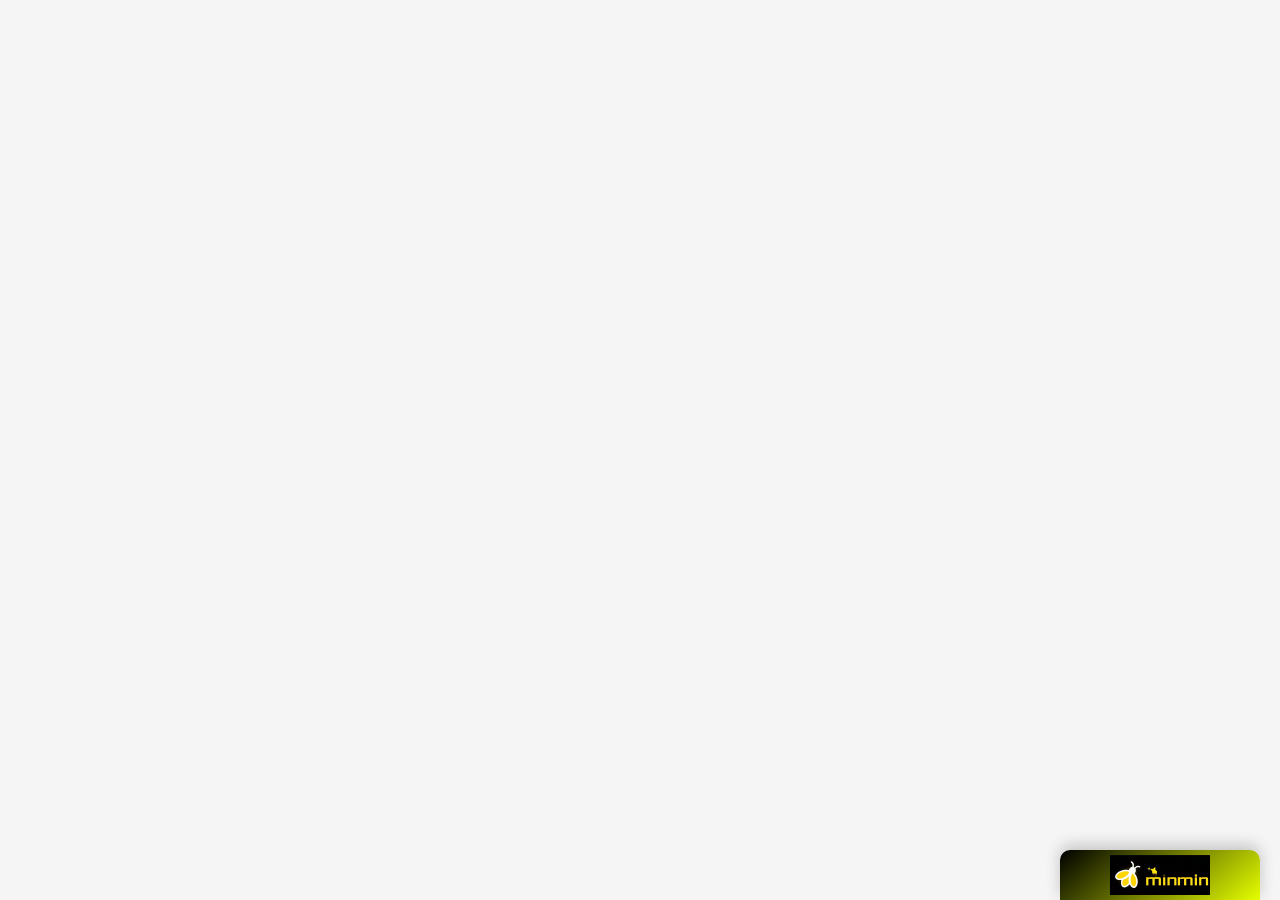
<file: chatEx.html>
<!DOCTYPE html>
<html lang="en">
<head>
  <meta charset="UTF-8">
  <meta name="viewport" content="width=device-width, initial-scale=1.0">
  <title>Basic Chat Widget</title>
  <link rel="stylesheet" href="https://cdnjs.cloudflare.com/ajax/libs/font-awesome/6.4.0/css/all.min.css">
  <style>
    * {
      margin: 0;
      padding: 0;
      box-sizing: border-box;
      font-family: "Segoe UI", Tahoma, Geneva, Verdana, sans-serif;
    }

    body {
      background: #f5f5f5;
    }

    .chat-widget-container {
      position: fixed;
      bottom: 0;
      right: 20px;
      z-index: 1000;
      display: flex;
      flex-direction: column;
      align-items: flex-end;
    }

    .chat-button {
      width: 200px;
      height: 50px;
      background: linear-gradient(140deg, #000000, #e5ff00);
      border-radius: 10px 10px 0 0;
      display: flex;
      justify-content: center;
      align-items: center;
      color: white;
      cursor: pointer;
      box-shadow: 0 -5px 15px rgba(0, 0, 0, 0.2);
      transition: all 0.3s ease;
    }

    .chat-button:hover {
      transform: translateY(-5px);
      box-shadow: 0 -8px 25px rgba(0, 0, 0, 0.3);
    }

    .chat-button .button-image {
      width: 160px;
      height: 40px;
      position: relative;
      z-index: 1;
      display: flex;
      align-items: center;
      justify-content: center;
    }

    .chat-button .button-image img {
      width: 100%;
      height: 100%;
      object-fit: contain;
    }

    .chat-window-container {
      position: fixed;
      bottom: 150px;
      right: 20px;
      width: 350px;
      height: 500px;
      pointer-events: none;
      opacity: 0;
      transform: translateY(20px) scale(0.9);
      transition: all 0.3s ease;
    }

    .chat-widget-container.active .chat-window-container {
      opacity: 1;
      transform: translateY(0) scale(1);
      pointer-events: auto;
    }

    .chat-window {
      width: 100%;
      height: 100%;
      background: white;
      border-radius: 15px 15px 0 0;
      box-shadow: 0 -10px 40px rgba(0, 0, 0, 0.15);
      display: flex;
      flex-direction: column;
      overflow: hidden;
    }

    .chat-widget-container.active .chat-button {
      display: none;
    }

    .chat-header {
      background: linear-gradient(135deg, #4a6cf7, #7b4af7);
      color: white;
      padding: 18px 20px;
      display: flex;
      align-items: center;
      justify-content: space-between;
    }

    .chat-header h3 {
      font-weight: 600;
      font-size: 18px;
      display: flex;
      align-items: center;
    }

    .chat-header h3 i {
      margin-right: 10px;
    }

    .status-indicator {
      display: flex;
      align-items: center;
      font-size: 12px;
      margin-left: 10px;
    }

    .status-dot {
      width: 8px;
      height: 8px;
      border-radius: 50%;
      background-color: #4ade80;
      margin-right: 5px;
    }

    .close-btn {
      background: rgba(255, 255, 255, 0.2);
      border: none;
      color: white;
      width: 32px;
      height: 32px;
      border-radius: 50%;
      display: flex;
      align-items: center;
      justify-content: center;
      cursor: pointer;
      transition: all 0.3s;
    }

    .close-btn:hover {
      background: rgba(255, 255, 255, 0.3);
      transform: scale(1.1);
    }

    .chat-body {
      flex: 1;
      padding: 20px;
      overflow-y: auto;
      background-color: #f8f9fa;
      display: flex;
      flex-direction: column;
    }

    .message {
      margin-bottom: 15px;
      display: flex;
      flex-direction: column;
    }

    .message.received {
      align-items: flex-start;
    }

    .message.sent {
      align-items: flex-end;
    }

    .message-bubble {
      padding: 12px 16px;
      border-radius: 18px;
      max-width: 80%;
      box-shadow: 0 2px 5px rgba(0, 0, 0, 0.05);
      word-wrap: break-word;
    }

    .received .message-bubble {
      background: white;
      border: 1px solid #e1e5eb;
      border-radius: 18px 18px 18px 5px;
    }

    .sent .message-bubble {
      background: linear-gradient(135deg, #4a6cf7, #7b4af7);
      color: white;
      border-radius: 18px 18px 5px 18px;
    }

    .message-time {
      font-size: 11px;
      color: #8c8c8c;
      margin-top: 5px;
    }

    .chat-footer {
      padding: 15px;
      border-top: 1px solid #e1e5eb;
      display: flex;
      background: white;
    }

    .input-container {
      flex: 1;
      display: flex;
      align-items: center;
      background: #f1f3f4;
      border-radius: 50px;
      padding: 5px 15px;
    }

    .message-input {
      flex: 1;
      border: none;
      outline: none;
      font-size: 14px;
      padding: 8px 0;
      background: transparent;
      resize: none;
      max-height: 100px;
      overflow-y: auto;
    }

    .send-btn {
      background: linear-gradient(135deg, #4a6cf7, #7b4af7);
      color: white;
      border: none;
      border-radius: 50%;
      width: 45px;
      height: 45px;
      margin-left: 10px;
      cursor: pointer;
      display: flex;
      align-items: center;
      justify-content: center;
      transition: all 0.3s;
    }

    .send-btn:hover {
      transform: scale(1.05);
      box-shadow: 0 3px 10px rgba(74, 108, 247, 0.4);
    }

    /* Chat Sticker */
    .chat-sticker {
      width: 50px;
      height: 50px;
      border-radius: 50%;
      overflow: hidden;
      cursor: pointer;
      box-shadow: 0 5px 15px rgba(0, 0, 0, 0.2);
      transition: all 0.3s ease;
      position: fixed;
      bottom: 60px;
      right: 100px;
      z-index: 1001;
      display: none;
      animation: float 3s ease-in-out infinite;
    }

    @keyframes float {
      0% { transform: translateY(0px) rotate(0deg); }
      50% { transform: translateY(-10px) rotate(5deg); }
      100% { transform: translateY(0px) rotate(0deg); }
    }

    .chat-widget-container.active .chat-sticker {
      display: block;
    }

    .chat-sticker:hover {
      transform: scale(1.2) rotate(10deg);
      box-shadow: 0 8px 20px rgba(0, 0, 0, 0.3);
    }

    .chat-sticker img {
      width: 100%;
      height: 100%;
      object-fit: contain;
    }

    /* Mobile responsiveness */
    @media (max-width: 480px) {
      .chat-widget-container {
        right: 10px;
      }
      
      .chat-window-container {
        width: calc(100vw - 40px);
        right: 10px;
      }
      
      .chat-button {
        width: 180px;
      }
      
      .chat-button .button-image {
        width: 140px;
        height: 35px;
      }
      
      .chat-sticker {
        right: 60px;
      }
    }
  </style>
</head>
<body>
  <div class="chat-widget-container" id="chatWidgetContainer"> 
    <div class="chat-button" id="chatButton">
      <div class="button-image">
        <img src="./images/min.gif" alt="Minnmini">
      </div>
    </div>

    <div class="chat-window-container" id="chatWindowContainer">
      <div class="chat-window" id="chatWindow">
        <div class="chat-header">
          <h3>
            <i class="fas fa-robot"></i> 
            Minnmini
            <div class="status-indicator">
              <div class="status-dot"></div>
              <span>Online</span>
            </div>
          </h3>
          <button class="close-btn" id="closeButton" title="Close">
            <i class="fas fa-times"></i>
          </button>
        </div>

        <div class="chat-body" id="chatBody">
          <div class="message received">
            <div class="message-bubble">Hi! I'm Minnmini 👋 How can I help you today?</div>
            <div class="message-time">10:00 AM</div>
          </div>
        </div>

        <div class="chat-footer">
          <div class="input-container">
            <textarea class="message-input" id="messageInput" placeholder="Type your message..." rows="1"></textarea>
          </div>
          <button class="send-btn" id="sendButton"><i class="fas fa-paper-plane"></i></button>
        </div>
      </div>
    </div>

    <!-- Minnmini Sticker -->
    <div class="chat-sticker" id="chatSticker">
      <img src="./images/log2.gif" alt="Minnmini">
    </div>
  </div>

  <script>
    document.addEventListener("DOMContentLoaded", function () {
      const chatWidgetContainer = document.getElementById("chatWidgetContainer");
      const chatButton = document.getElementById("chatButton");
      const chatSticker = document.getElementById("chatSticker");
      const closeButton = document.getElementById("closeButton");
      const sendButton = document.getElementById("sendButton");
      const messageInput = document.getElementById("messageInput");
      const chatBody = document.getElementById("chatBody");
      
      // Bot responses
      const botResponses = [
        "I'm Minnmini, your virtual assistant! I can answer questions, help with tasks, and provide information.",
        "That's an interesting question! Let me check my knowledge base...",
        "I'm here to help! Is there anything specific you'd like to know?",
        "I'm still learning, but I'll do my best to help you with that!"
      ];
      
      // Event listeners
      chatButton.addEventListener("click", () => {
        chatWidgetContainer.classList.add("active");
        messageInput.focus();
      });
      
      closeButton.addEventListener("click", () => chatWidgetContainer.classList.remove("active"));
      chatSticker.addEventListener("click", () => chatWidgetContainer.classList.remove("active"));
      
      sendButton.addEventListener("click", sendMessage);
      messageInput.addEventListener("keypress", e => { 
        if (e.key === "Enter" && !e.shiftKey) { 
          e.preventDefault(); 
          sendMessage(); 
        } 
      });
      
      // Auto-resize textarea
      messageInput.addEventListener('input', function() {
        this.style.height = 'auto';
        this.style.height = Math.min(this.scrollHeight, 100) + 'px';
      });
      
      // Functions
      function sendMessage() {
        const message = messageInput.value.trim();
        if (!message) return;
        
        addMessage(message, "sent");
        messageInput.value = '';
        messageInput.style.height = 'auto';
        
        // Add typing indicator
        const typingIndicator = document.createElement("div");
        typingIndicator.className = "typing-indicator";
        typingIndicator.innerHTML = `<div class="typing-dots">
                                       <span></span>
                                       <span></span>
                                       <span></span>
                                     </div>`;
        chatBody.appendChild(typingIndicator);
        chatBody.scrollTop = chatBody.scrollHeight;
        
        setTimeout(() => {
          // Remove typing indicator
          typingIndicator.remove();
          
          // Randomly decide between text response and sticker
          if (Math.random() > 0.7) {
            addStickerMessage();
          } else {
            // Get a random response
            const randomResponse = botResponses[Math.floor(Math.random() * botResponses.length)];
            addMessage(randomResponse, "received");
          }
        }, 1500);
      }

      function addMessage(text, type) {
        const div = document.createElement("div");
        div.className = `message ${type}`;
        div.innerHTML = `<div class="message-bubble">${text}</div>
                         <div class="message-time">${getTime()}</div>`;
        
        chatBody.appendChild(div);
        chatBody.scrollTop = chatBody.scrollHeight;
      }

      function addStickerMessage() {
        const div = document.createElement("div");
        div.className = "message received";
        div.innerHTML = `<div class="sticker-message">
                           <img src="./images/log.gif" alt="Minnmini" style="width: 100px; height: 100px; border-radius: 10px;">
                         </div>
                         <div class="message-time">${getTime()}</div>`;
        
        chatBody.appendChild(div);
        chatBody.scrollTop = chatBody.scrollHeight;
      }

      function getTime() {
        const now = new Date();
        const h = now.getHours();
        const m = now.getMinutes().toString().padStart(2, "0");
        return `${h % 12 || 12}:${m} ${h >= 12 ? "PM" : "AM"}`;
      }
    });
  </script>
</body>
</html>
</file>
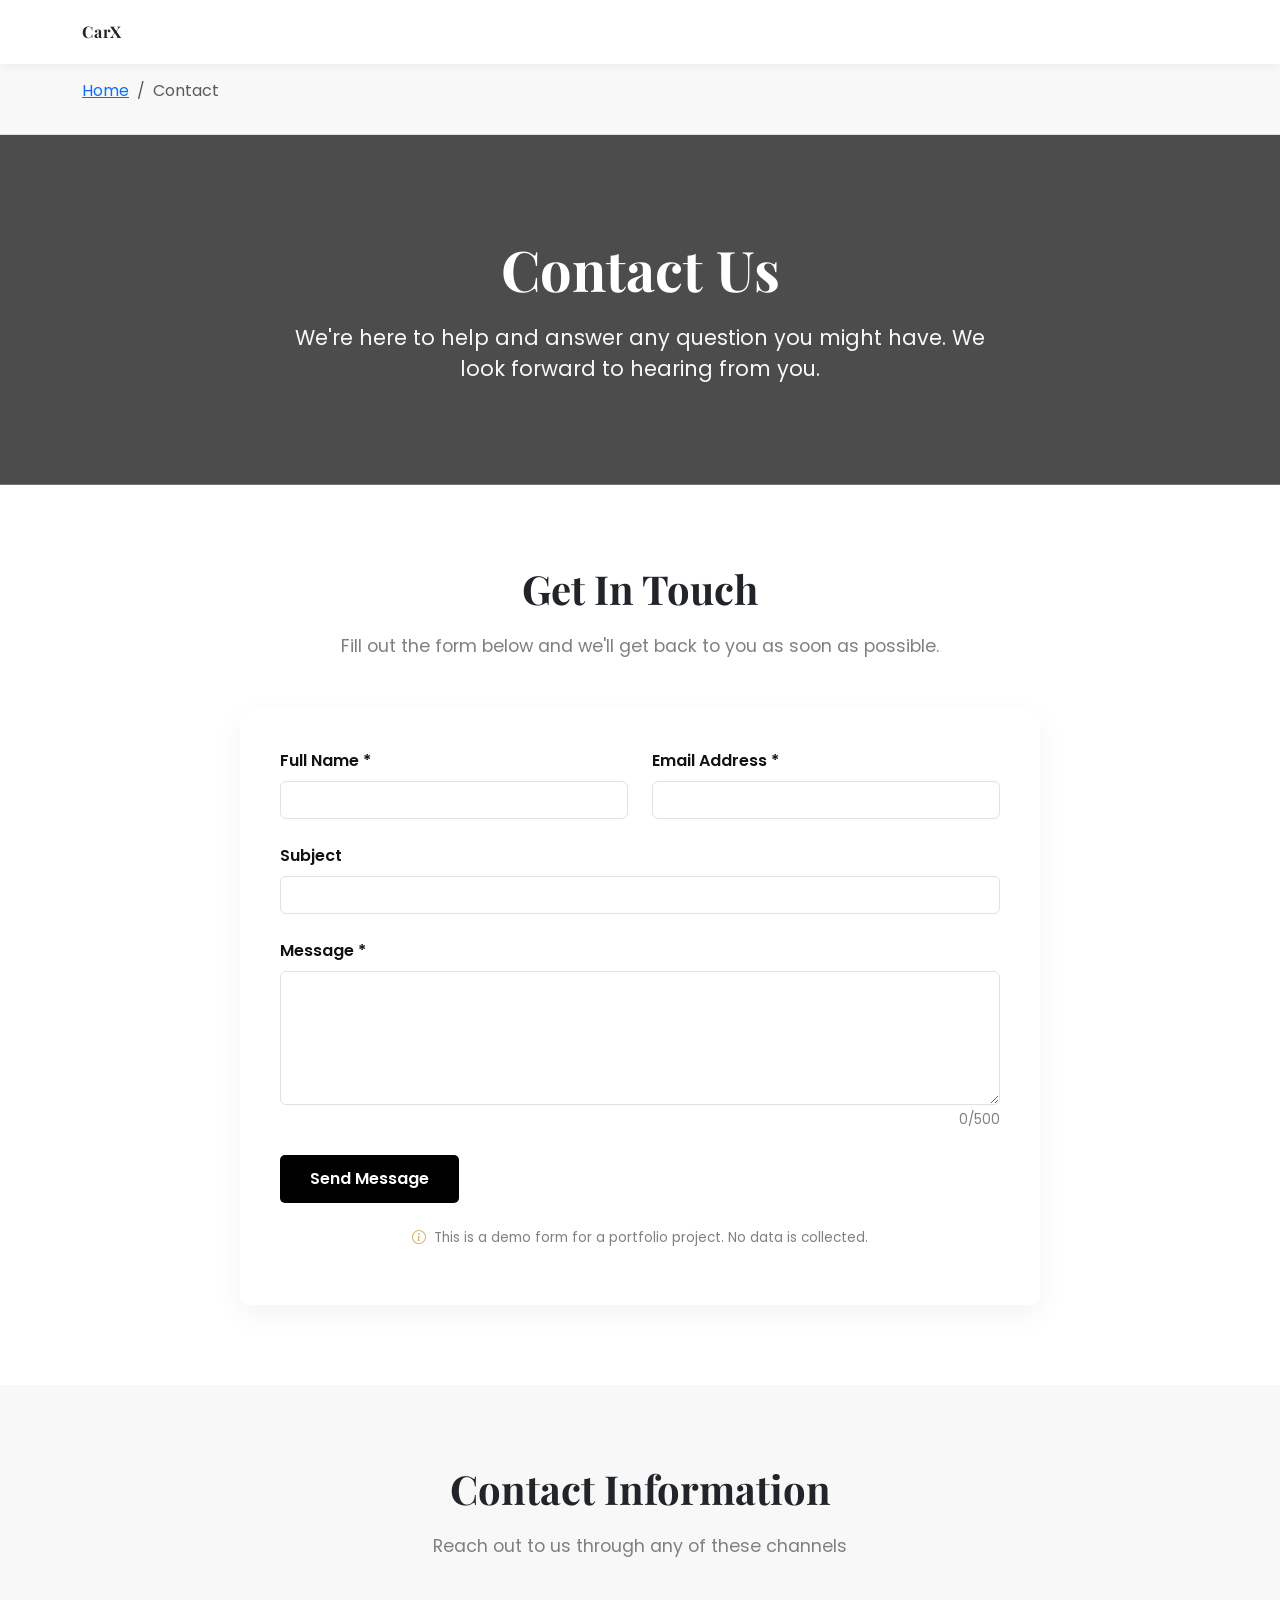
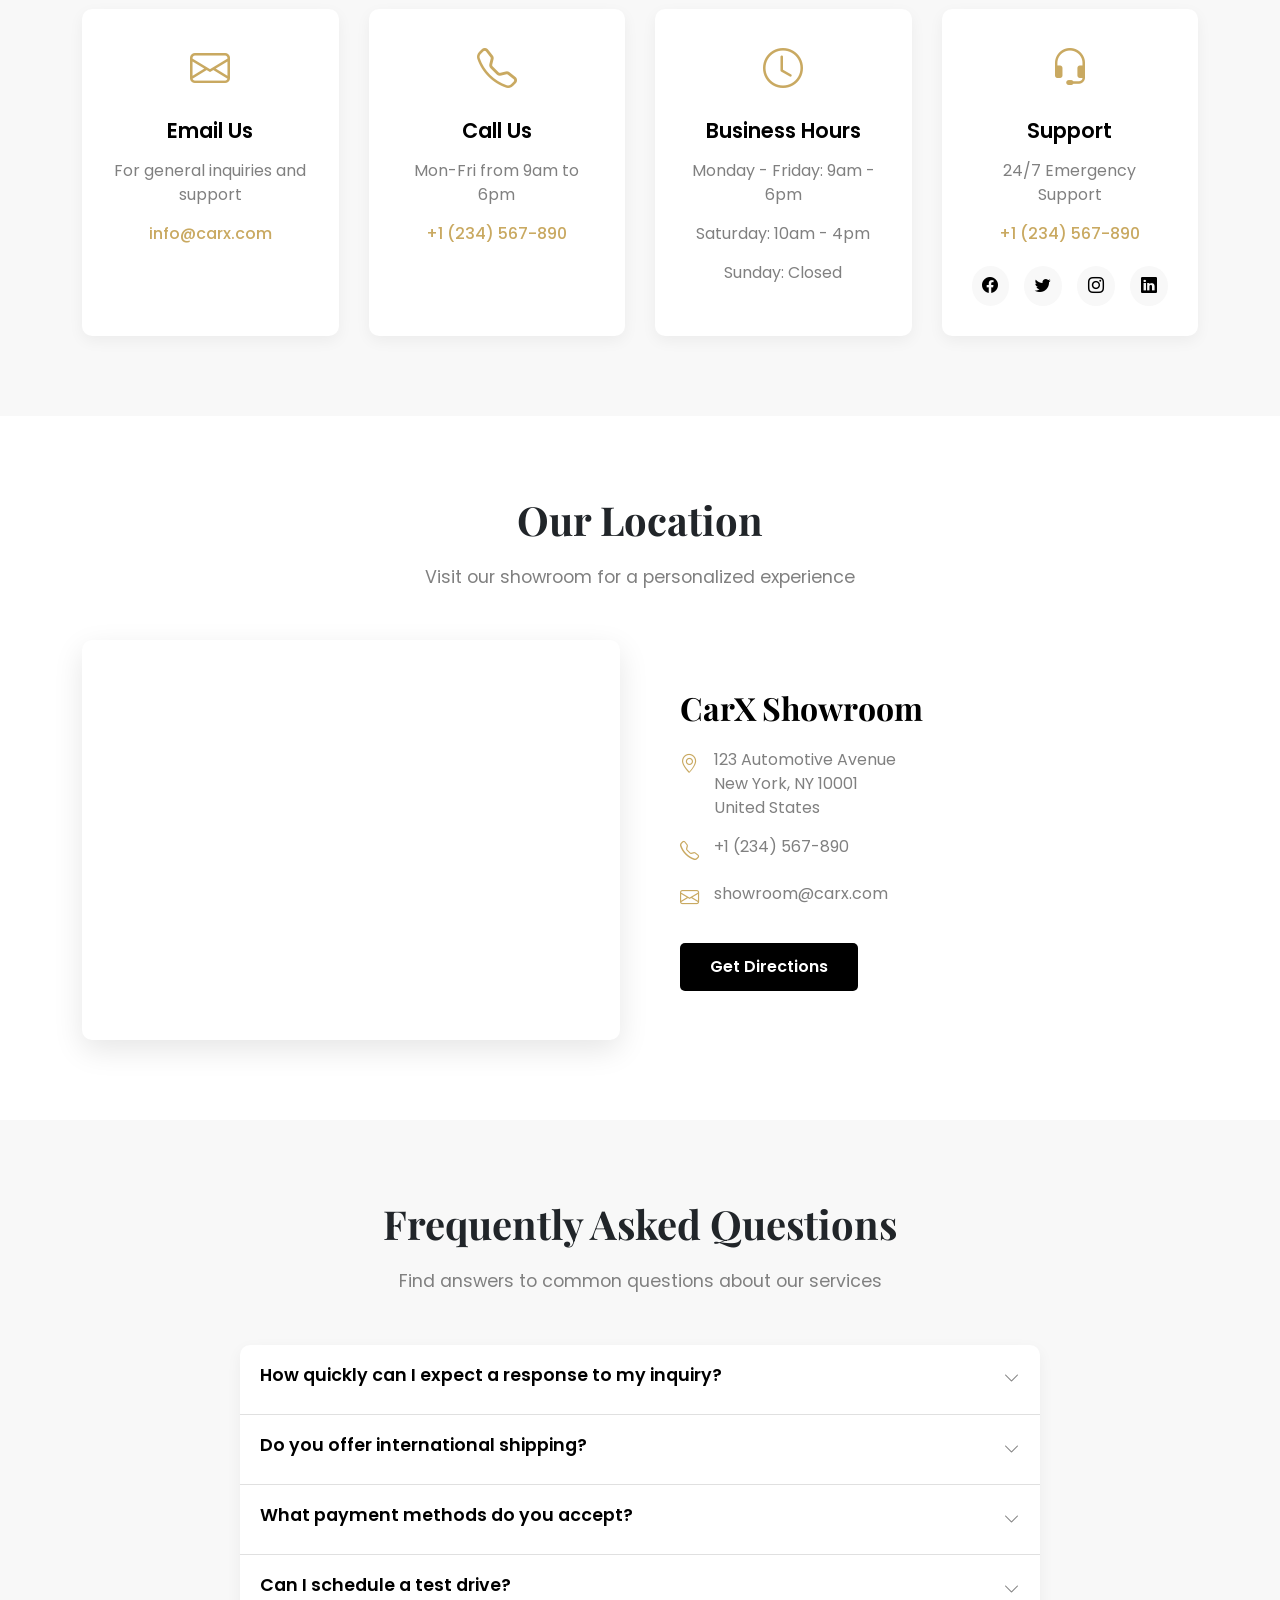
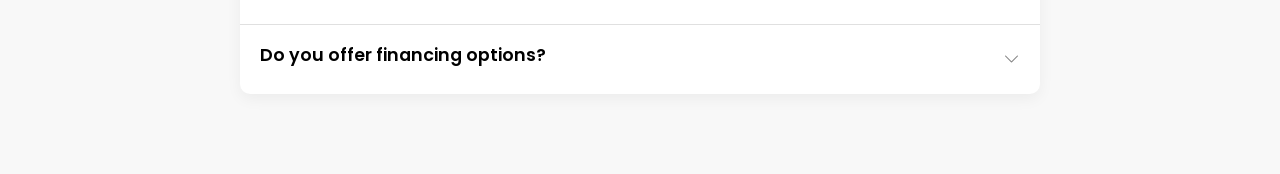
<file: contact.html>
<!DOCTYPE html>
<html lang="en">
<head>
    <meta charset="UTF-8">
    <meta name="viewport" content="width=device-width, initial-scale=1.0">
    
    <!-- CHANGE: Updated title for clarity in a portfolio -->
    <title>CarX | Contact Us (Demo Project)</title>

    <link rel="stylesheet" href="styles/contact.css">
    
    <!-- Bootstrap CSS -->
    <link href="https://cdn.jsdelivr.net/npm/bootstrap@5.3.2/dist/css/bootstrap.min.css" rel="stylesheet">
    
    <!-- Bootstrap Icons -->
    <link href="https://cdn.jsdelivr.net/npm/bootstrap-icons/font/bootstrap-icons.css" rel="stylesheet">
    
    <!-- Google Fonts -->
    <link href="https://fonts.googleapis.com/css2?family=Poppins:wght@300;400;500;600;700&family=Playfair+Display:wght@400;500;600;700&display=swap" rel="stylesheet">
    
    <!-- Custom CSS -->
    <style>
          /* if needed */
    </style>
</head>
<body>
    <!-- Header -->
    <header class="contact-header">
        <div class="container">
            <div class="d-flex justify-content-between align-items-center">
                <a href="index.html" class="navbar-brand">CarX</a>
            </div>
        </div>
    </header>

    <!-- Breadcrumb -->
    <div class="breadcrumb-container">
        <div class="container">
            <nav aria-label="breadcrumb">
                <ol class="breadcrumb">
                    <li class="breadcrumb-item"><a href="index.html">Home</a></li>
                    <li class="breadcrumb-item active" aria-current="page">Contact</li>
                </ol>
            </nav>
        </div>
    </div>

    <!-- Hero Section -->
    <section class="hero-section">
        <div class="container">
            <h1 class="hero-title">Contact Us</h1>
            <p class="hero-subtitle">We're here to help and answer any question you might have. We look forward to hearing from you.</p>
        </div>
    </section>

    <!-- Contact Form Section -->
    <section class="contact-form-section">
        <div class="container">
            <h2 class="section-title">Get In Touch</h2>
            <p class="section-subtitle">Fill out the form below and we'll get back to you as soon as possible.</p>
            
            <div class="contact-form-container">
                <div class="success-message" id="successMessage">
                    <i class="bi bi-check-circle"></i> Thank you for your message! We'll get back to you soon.
                </div>
                
                <form id="contactForm">
                    <div class="row">
                        <div class="col-md-6">
                            <div class="form-group">
                                <label for="fullName" class="form-label">Full Name *</label>
                                <input type="text" class="form-control" id="fullName" required>
                                <div class="error-message">Please enter your full name</div>
                            </div>
                        </div>
                        <div class="col-md-6">
                            <div class="form-group">
                                <label for="email" class="form-label">Email Address *</label>
                                <input type="email" class="form-control" id="email" required>
                                <div class="error-message">Please enter a valid email address</div>
                            </div>
                        </div>
                    </div>
                    
                    <div class="form-group">
                        <label for="subject" class="form-label">Subject</label>
                        <input type="text" class="form-control" id="subject">
                    </div>
                    
                    <div class="form-group">
                        <label for="message" class="form-label">Message *</label>
                        <textarea class="form-control" id="message" rows="5" required maxlength="500"></textarea>
                        <div class="char-counter" id="charCounter">0/500</div>
                        <div class="error-message">Please enter your message</div>
                    </div>
                    
                    <button type="submit" class="btn-submit">Send Message</button>
                </form>

                <!-- CHANGE: Add a subtle, professional disclaimer -->
                <p class="form-disclaimer">
                    <i class="bi bi-info-circle"></i> This is a demo form for a portfolio project. No data is collected.
                </p>
            </div>
        </div>
    </section>

    <!-- Contact Information Section -->
    <section class="contact-info-section">
        <div class="container">
            <h2 class="section-title">Contact Information</h2>
            <p class="section-subtitle">Reach out to us through any of these channels</p>
            
            <div class="info-cards">
                <div class="info-card">
                    <div class="info-icon">
                        <i class="bi bi-envelope"></i>
                    </div>
                    <h3 class="info-title">Email Us</h3>
                    <p class="info-text">For general inquiries and support</p>
                    <a href="mailto:info@carx.com" class="info-link">info@carx.com</a>
                </div>
                
                <div class="info-card">
                    <div class="info-icon">
                        <i class="bi bi-telephone"></i>
                    </div>
                    <h3 class="info-title">Call Us</h3>
                    <p class="info-text">Mon-Fri from 9am to 6pm</p>
                    <a href="tel:+1234567890" class="info-link">+1 (234) 567-890</a>
                </div>
                
                <div class="info-card">
                    <div class="info-icon">
                        <i class="bi bi-clock"></i>
                    </div>
                    <h3 class="info-title">Business Hours</h3>
                    <p class="info-text">Monday - Friday: 9am - 6pm</p>
                    <p class="info-text">Saturday: 10am - 4pm</p>
                    <p class="info-text">Sunday: Closed</p>
                </div>
                
                <div class="info-card">
                    <div class="info-icon">
                        <i class="bi bi-headset"></i>
                    </div>
                    <h3 class="info-title">Support</h3>
                    <p class="info-text">24/7 Emergency Support</p>
                    <a href="tel:+1234567890" class="info-link">+1 (234) 567-890</a>
                    
                    <div class="social-links">
                        <a href="#" class="social-link"><i class="bi bi-facebook"></i></a>
                        <a href="#" class="social-link"><i class="bi bi-twitter"></i></a>
                        <a href="#" class="social-link"><i class="bi bi-instagram"></i></a>
                        <a href="#" class="social-link"><i class="bi bi-linkedin"></i></a>
                    </div>
                </div>
            </div>
        </div>
    </section>

    <!-- Location Section -->
    <section class="location-section">
        <div class="container">
            <h2 class="section-title">Our Location</h2>
            <p class="section-subtitle">Visit our showroom for a personalized experience</p>
            
            <div class="location-container">
                <div class="map-container">
                    <iframe src="https://www.google.com/maps/embed?pb=!1m18!1m12!1m3!1d3024.1234567890123!2d-74.0059413!3d40.7127837!2m3!1f0!2f0!3f0!3m2!1i1024!2i768!4f13.1!3m3!1m2!1s0x0%3A0x0!2zNDDCsDQyJzQ2LjAiTiA3NMKwMDAnMjEuNCJX!5e0!3m2!1sen!2sus!4v1234567890123!5m2!1sen!2sus" allowfullscreen="" loading="lazy" referrerpolicy="no-referrer-when-downgrade"></iframe>
                </div>
                
                <div class="location-info">
                    <h3 class="location-title">CarX Showroom</h3>
                    
                    <div class="location-details">
                        <div class="location-detail">
                            <i class="bi bi-geo-alt location-icon"></i>
                            <div class="location-text">
                                123 Automotive Avenue<br>
                                New York, NY 10001<br>
                                United States
                            </div>
                        </div>
                        
                        <div class="location-detail">
                            <i class="bi bi-telephone location-icon"></i>
                            <div class="location-text">
                                +1 (234) 567-890
                            </div>
                        </div>
                        
                        <div class="location-detail">
                            <i class="bi bi-envelope location-icon"></i>
                            <div class="location-text">
                                showroom@carx.com
                            </div>
                        </div>
                    </div>
                    
                    <a href="https://maps.google.com/?q=123+Automotive+Avenue,+New+York,+NY+10001" target="_blank" class="btn-directions">
                        <i class="bi bi-directions"></i> Get Directions
                    </a>
                </div>
            </div>
        </div>
    </section>

    <!-- FAQ Section -->
    <section class="faq-section">
        <div class="container">
            <h2 class="section-title">Frequently Asked Questions</h2>
            <p class="section-subtitle">Find answers to common questions about our services</p>
            
            <div class="faq-container">
                <div class="faq-accordion">
                    <div class="faq-item">
                        <div class="faq-header">
                            <h3 class="faq-question">How quickly can I expect a response to my inquiry?</h3>
                            <i class="bi bi-chevron-down faq-toggle"></i>
                        </div>
                        <div class="faq-content">
                            <div class="faq-body">
                                We typically respond to all inquiries within 24 business hours. For urgent matters, please call our support line at +1 (234) 567-890 for immediate assistance.
                            </div>
                        </div>
                    </div>
                    
                    <div class="faq-item">
                        <div class="faq-header">
                            <h3 class="faq-question">Do you offer international shipping?</h3>
                            <i class="bi bi-chevron-down faq-toggle"></i>
                        </div>
                        <div class="faq-content">
                            <div class="faq-body">
                                Yes, we offer international shipping to most countries. Shipping costs and delivery times vary depending on the destination. Please contact us with your specific location for detailed information.
                            </div>
                        </div>
                    </div>
                    
                    <div class="faq-item">
                        <div class="faq-header">
                            <h3 class="faq-question">What payment methods do you accept?</h3>
                            <i class="bi bi-chevron-down faq-toggle"></i>
                        </div>
                        <div class="faq-content">
                            <div class="faq-body">
                                We accept all major credit cards (Visa, MasterCard, American Express), PayPal, and bank transfers. All transactions are secure and encrypted for your protection.
                            </div>
                        </div>
                    </div>
                    
                    <div class="faq-item">
                        <div class="faq-header">
                            <h3 class="faq-question">Can I schedule a test drive?</h3>
                            <i class="bi bi-chevron-down faq-toggle"></i>
                        </div>
                        <div class="faq-content">
                            <div class="faq-body">
                                Absolutely! You can schedule a test drive by calling us at +1 (234) 567-890 or by filling out the contact form above. Please specify which vehicle you're interested in and your preferred date and time.
                            </div>
                        </div>
                    </div>
                    
                    <div class="faq-item">
                        <div class="faq-header">
                            <h3 class="faq-question">Do you offer financing options?</h3>
                            <i class="bi bi-chevron-down faq-toggle"></i>
                        </div>
                        <div class="faq-content">
                            <div class="faq-body">
                                Yes, we offer a variety of financing options through our trusted partners. Our finance team can help you find a plan that fits your budget. Contact us to discuss your specific needs and eligibility.
                            </div>
                        </div>
                    </div>
                </div>
            </div>
        </div>
    </section>

    <!-- Back to Top Button -->
    <div class="back-to-top" id="backToTop">
        <i class="bi bi-arrow-up"></i>
    </div>

    <!-- Toast Notification -->
    <div class="toast" id="toast">
        <i class="bi bi-check-circle"></i>
        <span id="toastMessage">Message sent successfully</span>
    </div>

    <!-- Bootstrap JS -->
    <script src="https://cdn.jsdelivr.net/npm/bootstrap@5.3.2/dist/js/bootstrap.bundle.min.js"></script>
    
    <!-- Custom JavaScript -->
    <script>
        // DOM elements
        const contactForm = document.getElementById('contactForm');
        const fullNameInput = document.getElementById('fullName');
        const emailInput = document.getElementById('email');
        const subjectInput = document.getElementById('subject');
        const messageInput = document.getElementById('message');
        const charCounter = document.getElementById('charCounter');
        const successMessage = document.getElementById('successMessage');
        const backToTop = document.getElementById('backToTop');
        const toast = document.getElementById('toast');
        const toastMessage = document.getElementById('toastMessage');

        // Initialize the page
        document.addEventListener('DOMContentLoaded', function() {
            setupEventListeners();
        });

        // Setup event listeners
        function setupEventListeners() {
            // Form submission
            contactForm.addEventListener('submit', handleFormSubmit);
            
            // Real-time validation
            fullNameInput.addEventListener('blur', validateFullName);
            emailInput.addEventListener('blur', validateEmail);
            messageInput.addEventListener('blur', validateMessage);
            
            // Character counter for message
            messageInput.addEventListener('input', updateCharCounter);
            
            // FAQ accordion
            document.querySelectorAll('.faq-header').forEach(header => {
                header.addEventListener('click', function() {
                    const faqItem = this.parentElement;
                    faqItem.classList.toggle('active');
                });
            });
            
            // Back to top button
            window.addEventListener('scroll', function() {
                if (window.pageYOffset > 300) {
                    backToTop.classList.add('show');
                } else {
                    backToTop.classList.remove('show');
                }
            });
            
            backToTop.addEventListener('click', function() {
                window.scrollTo({
                    top: 0,
                    behavior: 'smooth'
                });
            });
        }

        // Handle form submission
        function handleFormSubmit(e) {
            e.preventDefault();
            
            // Validate all fields
            const isFullNameValid = validateFullName();
            const isEmailValid = validateEmail();
            const isMessageValid = validateMessage();
            
            if (isFullNameValid && isEmailValid && isMessageValid) {
                // Show success message
                successMessage.style.display = 'block';
                
                // Reset form
                contactForm.reset();
                updateCharCounter();
                
                // Scroll to success message
                successMessage.scrollIntoView({ behavior: 'smooth', block: 'center' });
                
                // Show toast notification
                showToast('Message sent successfully!');
                
                // Hide success message after 5 seconds
                setTimeout(() => {
                    successMessage.style.display = 'none';
                }, 5000);
            }
        }

        // Validate full name
        function validateFullName() {
            const fullName = fullNameInput.value.trim();
            
            if (fullName === '') {
                fullNameInput.classList.add('error');
                return false;
            } else {
                fullNameInput.classList.remove('error');
                return true;
            }
        }

        // Validate email
        function validateEmail() {
            const email = emailInput.value.trim();
            const emailRegex = /^[^\s@]+@[^\s@]+\.[^\s@]+$/;
            
            if (email === '' || !emailRegex.test(email)) {
                emailInput.classList.add('error');
                return false;
            } else {
                emailInput.classList.remove('error');
                return true;
            }
        }

        // Validate message
        function validateMessage() {
            const message = messageInput.value.trim();
            
            if (message === '') {
                messageInput.classList.add('error');
                return false;
            } else {
                messageInput.classList.remove('error');
                return true;
            }
        }

        // Update character counter
        function updateCharCounter() {
            const messageLength = messageInput.value.length;
            const maxLength = messageInput.getAttribute('maxlength');
            
            charCounter.textContent = `${messageLength}/${maxLength}`;
            
            if (messageLength > maxLength * 0.9) {
                charCounter.classList.add('warning');
            } else {
                charCounter.classList.remove('warning');
            }
        }

        // Show toast notification
        function showToast(message) {
            toastMessage.textContent = message;
            toast.classList.add('show');
            
            setTimeout(() => {
                toast.classList.remove('show');
            }, 3000);
        }
    </script>
</body>
</html>
</file>
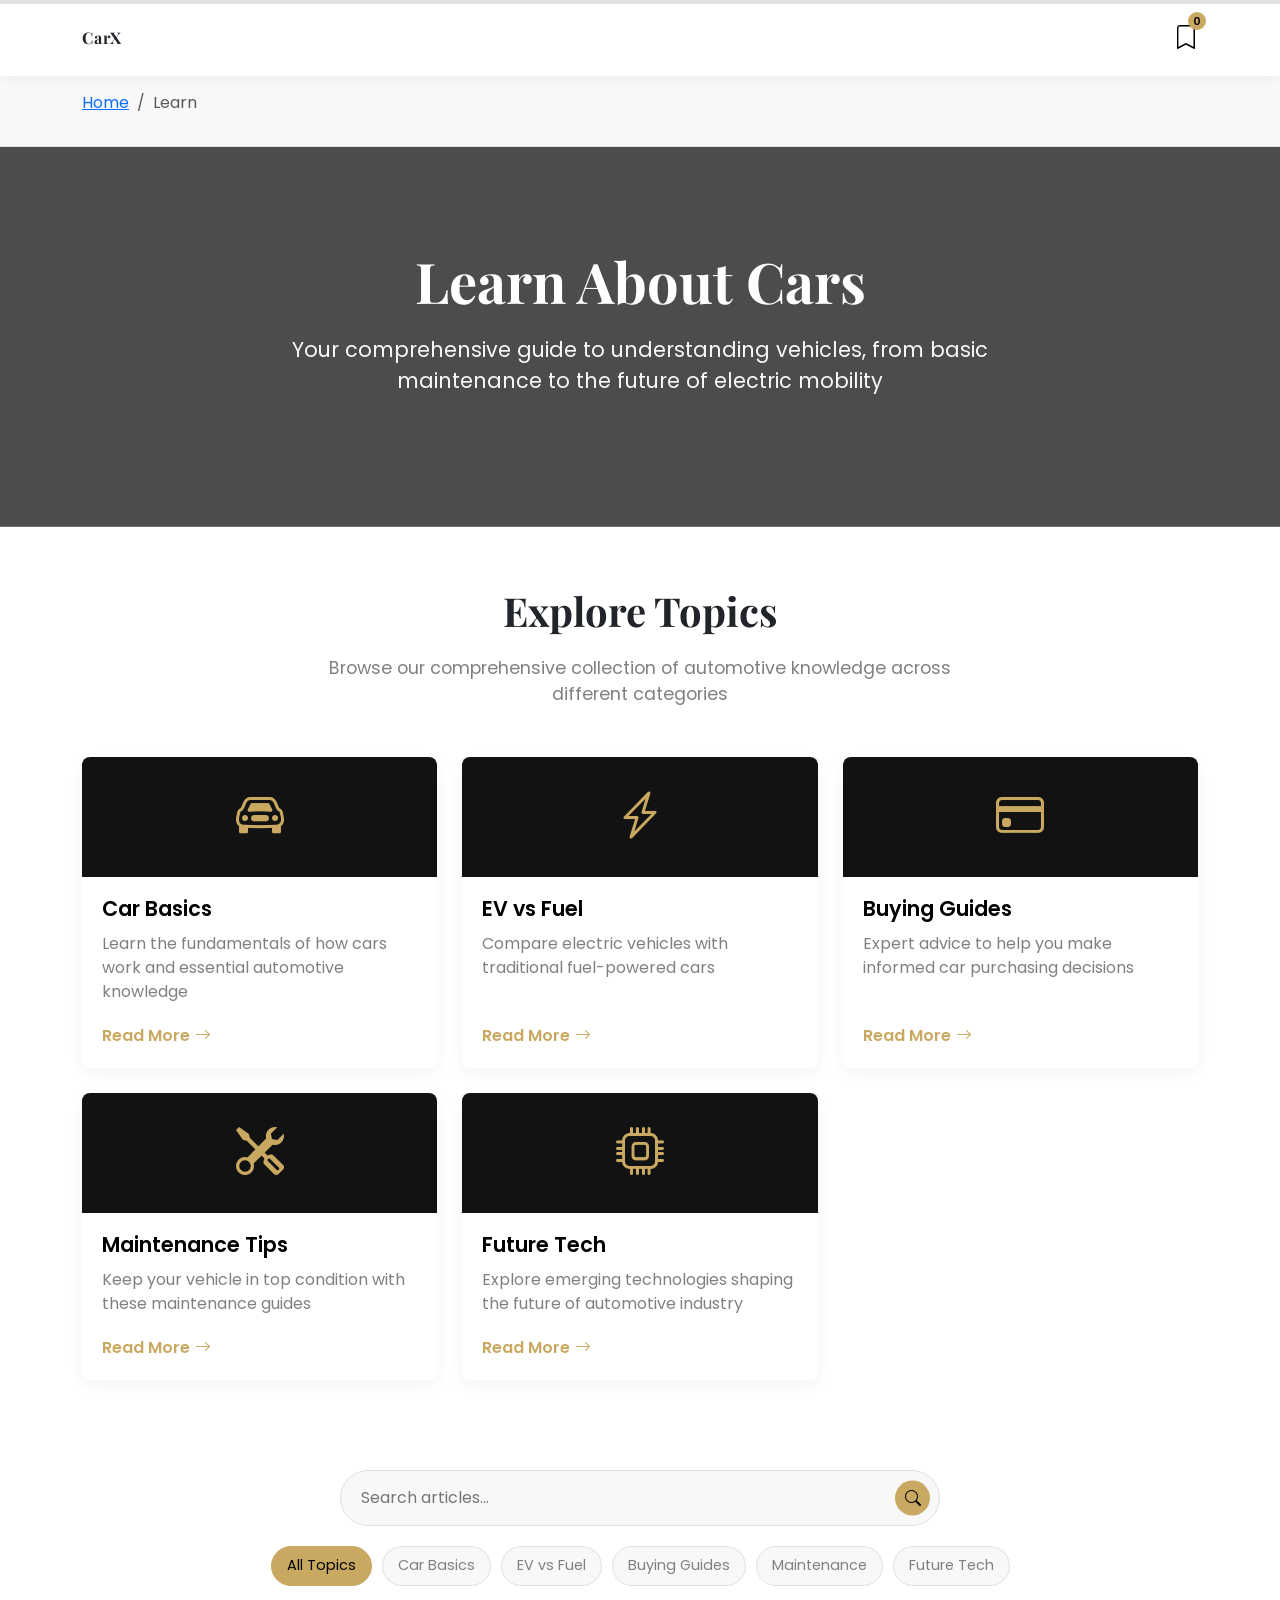
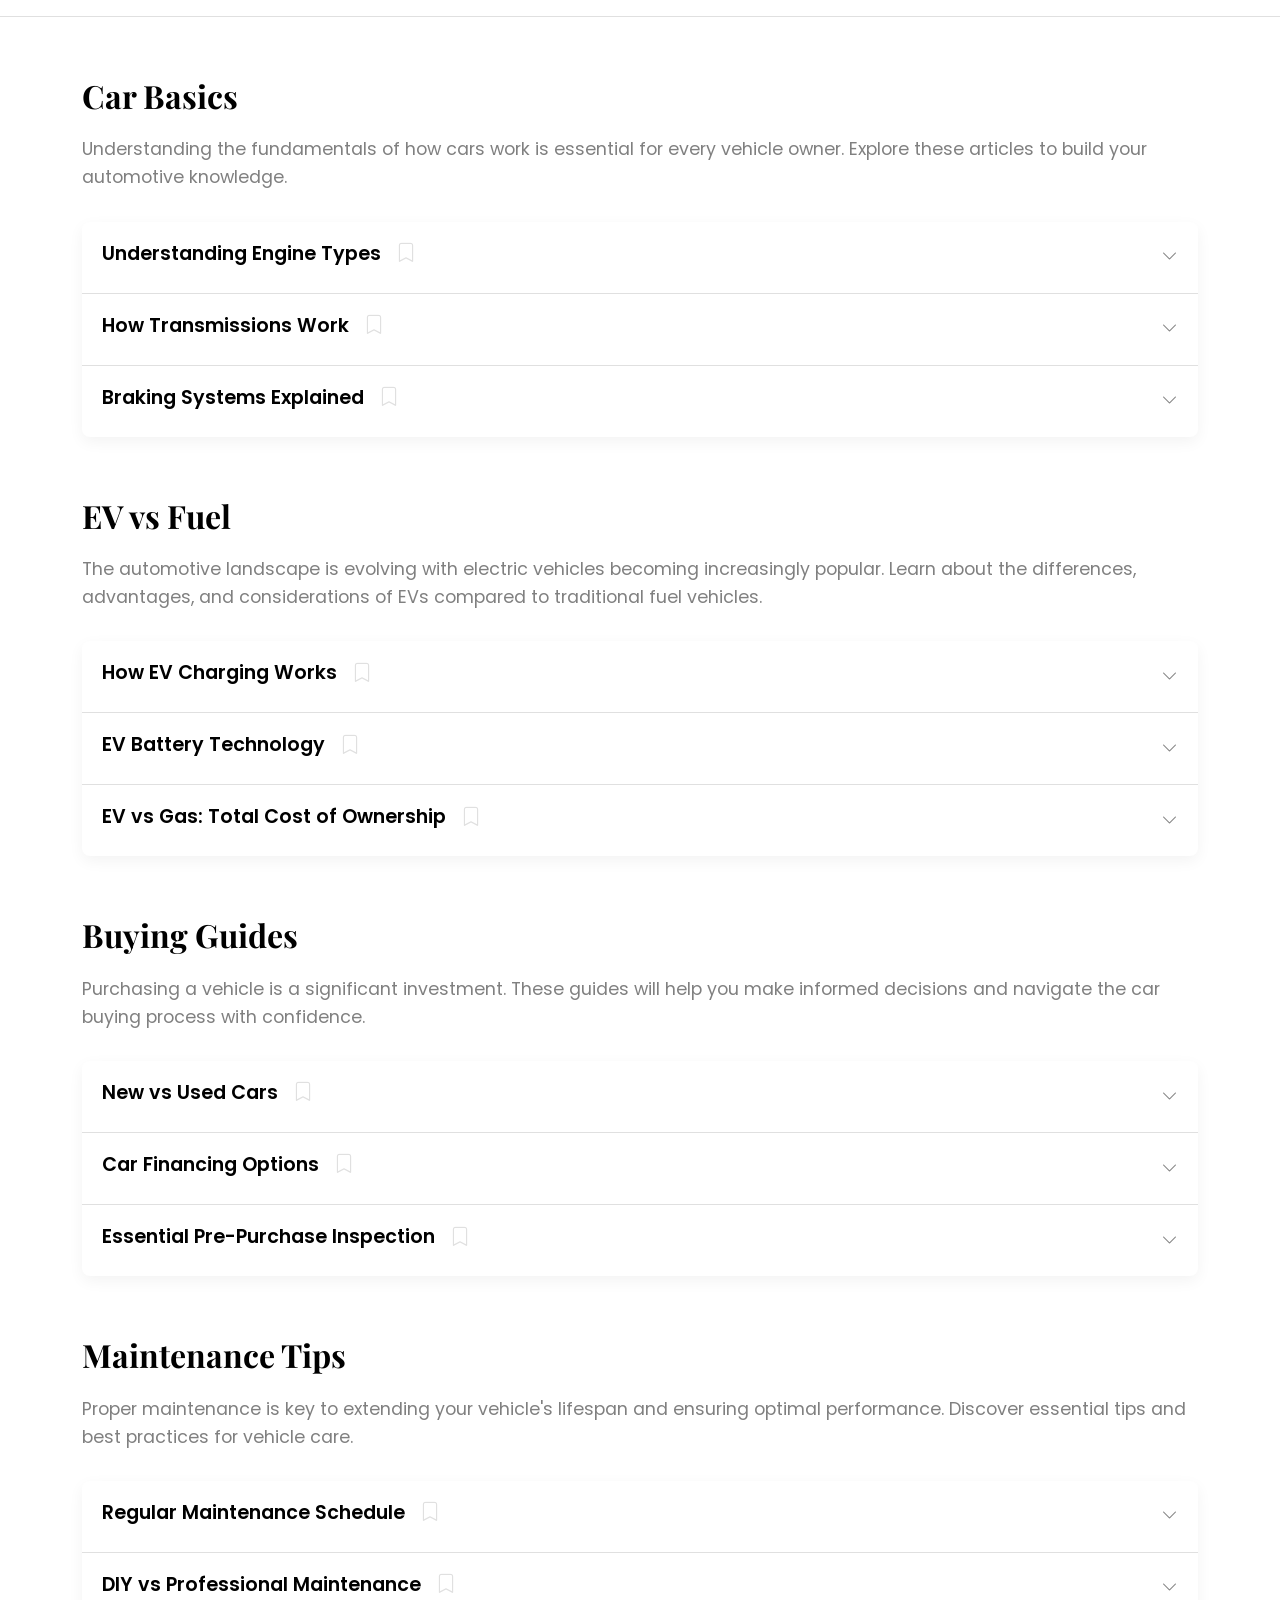
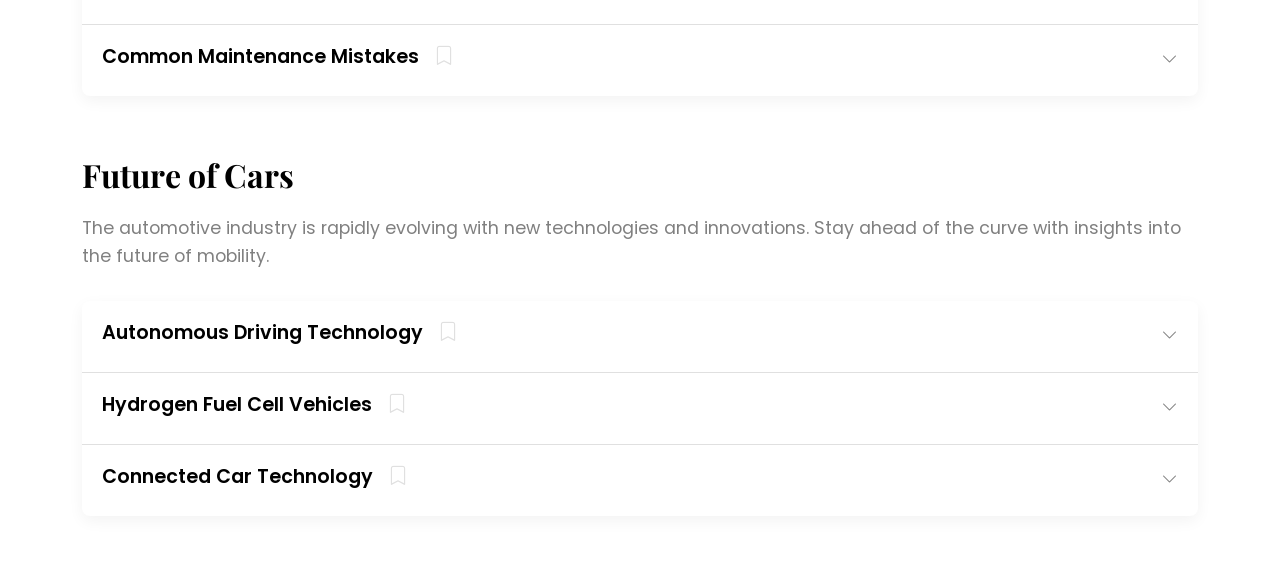
<file: learn.html>
<!DOCTYPE html>
<html lang="en">
<head>
    <meta charset="UTF-8">
    <meta name="viewport" content="width=device-width, initial-scale=1.0">
    <title>Learn - CarX Premium Automotive</title>
    <link rel="stylesheet" href="styles/learn.css">
    
    <!-- Bootstrap CSS -->
    <link href="https://cdn.jsdelivr.net/npm/bootstrap@5.3.2/dist/css/bootstrap.min.css" rel="stylesheet">
    
    <!-- Bootstrap Icons -->
    <link href="https://cdn.jsdelivr.net/npm/bootstrap-icons/font/bootstrap-icons.css" rel="stylesheet">
    
    <!-- Google Fonts -->
    <link href="https://fonts.googleapis.com/css2?family=Poppins:wght@300;400;500;600;700&family=Playfair+Display:wght@400;500;600;700&display=swap" rel="stylesheet">
    
    <!-- Custom CSS -->
    <style>
        /* if needed  */
    </style>
</head>
<body>
    <!-- Reading Progress Bar -->
    <div class="progress-container">
        <div class="progress-bar" id="progressBar"></div>
    </div>

    <!-- Header -->
    <header class="learn-header">
        <div class="container">
            <div class="d-flex justify-content-between align-items-center">
                <a href="index.html" class="navbar-brand">CarX</a>
                <div class="learn-header-icons">
                    <div class="header-icon" id="savedIcon">
                        <i class="bi bi-bookmark"></i>
                        <span class="icon-badge" id="savedCount">0</span>
                    </div>
                </div>
            </div>
        </div>
    </header>

    <!-- Breadcrumb -->
    <div class="breadcrumb-container">
        <div class="container">
            <nav aria-label="breadcrumb">
                <ol class="breadcrumb">
                    <li class="breadcrumb-item"><a href="index.html">Home</a></li>
                    <li class="breadcrumb-item active" aria-current="page">Learn</li>
                </ol>
            </nav>
        </div>
    </div>

    <!-- Hero Section -->
    <section class="hero-section">
        <div class="container">
            <h1 class="hero-title">Learn About Cars</h1>
            <p class="hero-subtitle">Your comprehensive guide to understanding vehicles, from basic maintenance to the future of electric mobility</p>
        </div>
    </section>

    <!-- Topic Categories -->
    <section class="topics-section">
        <div class="container">
            <h2 class="section-title">Explore Topics</h2>
            <p class="section-subtitle">Browse our comprehensive collection of automotive knowledge across different categories</p>
            
            <div class="topics-grid" id="topicsGrid">
                <!-- Topics will be dynamically loaded here -->
            </div>
        </div>
    </section>

    <!-- Search and Filter -->
    <section class="search-filter-section">
        <div class="container">
            <div class="search-container">
                <input type="text" class="search-input" placeholder="Search articles..." id="searchInput">
                <button class="search-btn" id="searchBtn">
                    <i class="bi bi-search"></i>
                </button>
            </div>
            
            <div class="filter-tags" id="filterTags">
                <div class="filter-tag active" data-category="all">All Topics</div>
                <div class="filter-tag" data-category="basics">Car Basics</div>
                <div class="filter-tag" data-category="ev">EV vs Fuel</div>
                <div class="filter-tag" data-category="buying">Buying Guides</div>
                <div class="filter-tag" data-category="maintenance">Maintenance</div>
                <div class="filter-tag" data-category="future">Future Tech</div>
            </div>
        </div>
    </section>

    <!-- Content Sections -->
    <section class="content-sections">
        <div class="container">
            <!-- Car Basics Section -->
            <div class="content-section" data-category="basics">
                <h2 class="section-heading">Car Basics</h2>
                <p class="section-intro">Understanding the fundamentals of how cars work is essential for every vehicle owner. Explore these articles to build your automotive knowledge.</p>
                
                <div class="articles-accordion" id="basicsAccordion">
                    <!-- Articles will be dynamically loaded here -->
                </div>
            </div>
            
            <!-- EV vs Fuel Section -->
            <div class="content-section" data-category="ev">
                <h2 class="section-heading">EV vs Fuel</h2>
                <p class="section-intro">The automotive landscape is evolving with electric vehicles becoming increasingly popular. Learn about the differences, advantages, and considerations of EVs compared to traditional fuel vehicles.</p>
                
                <div class="articles-accordion" id="evAccordion">
                    <!-- Articles will be dynamically loaded here -->
                </div>
            </div>
            
            <!-- Buying Guides Section -->
            <div class="content-section" data-category="buying">
                <h2 class="section-heading">Buying Guides</h2>
                <p class="section-intro">Purchasing a vehicle is a significant investment. These guides will help you make informed decisions and navigate the car buying process with confidence.</p>
                
                <div class="articles-accordion" id="buyingAccordion">
                    <!-- Articles will be dynamically loaded here -->
                </div>
            </div>
            
            <!-- Maintenance Section -->
            <div class="content-section" data-category="maintenance">
                <h2 class="section-heading">Maintenance Tips</h2>
                <p class="section-intro">Proper maintenance is key to extending your vehicle's lifespan and ensuring optimal performance. Discover essential tips and best practices for vehicle care.</p>
                
                <div class="articles-accordion" id="maintenanceAccordion">
                    <!-- Articles will be dynamically loaded here -->
                </div>
            </div>
            
            <!-- Future Tech Section -->
            <div class="content-section" data-category="future">
                <h2 class="section-heading">Future of Cars</h2>
                <p class="section-intro">The automotive industry is rapidly evolving with new technologies and innovations. Stay ahead of the curve with insights into the future of mobility.</p>
                
                <div class="articles-accordion" id="futureAccordion">
                    <!-- Articles will be dynamically loaded here -->
                </div>
            </div>
        </div>
    </section>

    <!-- Saved Articles Section -->
    <section class="saved-articles" id="savedArticles">
        <div class="container">
            <h2 class="section-title">Saved Articles</h2>
            <div class="saved-articles-grid" id="savedArticlesGrid">
                <!-- Saved articles will be dynamically loaded here -->
            </div>
        </div>
    </section>

    <!-- Back to Top Button -->
    <div class="back-to-top" id="backToTop">
        <i class="bi bi-arrow-up"></i>
    </div>

    <!-- Toast Notification -->
    <div class="toast" id="toast">
        <i class="bi bi-check-circle"></i>
        <span id="toastMessage">Article saved</span>
    </div>

    <!-- Bootstrap JS -->
    <script src="https://cdn.jsdelivr.net/npm/bootstrap@5.3.2/dist/js/bootstrap.bundle.min.js"></script>
    
    <!-- Custom JavaScript -->
    <script>
        // Data for topics
        const topics = [
            {
                id: 1,
                title: "Car Basics",
                description: "Learn the fundamentals of how cars work and essential automotive knowledge",
                icon: "bi bi-car-front",
                category: "basics"
            },
            {
                id: 2,
                title: "EV vs Fuel",
                description: "Compare electric vehicles with traditional fuel-powered cars",
                icon: "bi bi-lightning-charge",
                category: "ev"
            },
            {
                id: 3,
                title: "Buying Guides",
                description: "Expert advice to help you make informed car purchasing decisions",
                icon: "bi bi-credit-card",
                category: "buying"
            },
            {
                id: 4,
                title: "Maintenance Tips",
                description: "Keep your vehicle in top condition with these maintenance guides",
                icon: "bi bi-tools",
                category: "maintenance"
            },
            {
                id: 5,
                title: "Future Tech",
                description: "Explore emerging technologies shaping the future of automotive industry",
                icon: "bi bi-cpu",
                category: "future"
            }
        ];

        // Data for articles
        const articles = {
            basics: [
                {
                    id: 101,
                    title: "Understanding Engine Types",
                    excerpt: "Learn about different engine configurations and how they impact performance and efficiency.",
                    content: "Engines come in various configurations, each with unique characteristics. The most common types include inline engines, V engines, flat engines, and rotary engines. Inline engines have cylinders arranged in a straight line, offering simplicity and cost-effectiveness. V engines have two banks of cylinders angled in a V shape, providing a more compact design. Flat engines, also known as boxer engines, have cylinders arranged horizontally opposite each other, lowering the vehicle's center of gravity. Rotary engines use a unique rotary design instead of pistons, offering high power-to-weight ratios but lower fuel efficiency."
                },
                {
                    id: 102,
                    title: "How Transmissions Work",
                    excerpt: "Discover the different types of transmissions and their role in vehicle performance.",
                    content: "Transmissions are responsible for transferring power from the engine to the wheels. Manual transmissions require the driver to manually select gears using a clutch pedal and gear shifter. They offer more control and are often more fuel-efficient. Automatic transmissions handle gear changes automatically, providing convenience in stop-and-go traffic. Continuously Variable Transmissions (CVTs) offer seamless acceleration without distinct gear shifts. Dual-Clutch Transmissions (DCTs) combine the efficiency of manuals with the convenience of automatics, using two separate clutches for odd and even gears."
                },
                {
                    id: 103,
                    title: "Braking Systems Explained",
                    excerpt: "Learn about the components and operation of modern vehicle braking systems.",
                    content: "Modern braking systems consist of several key components working together to safely slow and stop your vehicle. The master cylinder converts the force from your brake pedal into hydraulic pressure. Brake lines carry this pressure to the wheels, where calipers squeeze brake pads against rotors (disc brakes) or shoes press against drums (drum brakes). Anti-lock Braking Systems (ABS) prevent wheel lockup during hard braking by rapidly pulsing the brakes. Electronic Brake-force Distribution (EBD) optimizes braking force between front and rear wheels, while Brake Assist provides additional braking power during emergency stops."
                }
            ],
            ev: [
                {
                    id: 201,
                    title: "How EV Charging Works",
                    excerpt: "Understand the different types of EV charging and what you need to know.",
                    content: "Electric vehicle charging is categorized into three levels. Level 1 charging uses a standard 120-volt household outlet and provides about 4-5 miles of range per hour. It's the slowest method but requires no special equipment. Level 2 charging uses 240-volt outlets (similar to clothes dryers) and provides 10-60 miles of range per hour. This is the most common home charging solution. DC Fast Charging (Level 3) uses 480-volt direct current and can provide 60-80% battery charge in 20-30 minutes. These are typically found at public charging stations along highways. Charging time also depends on battery capacity, vehicle acceptance rate, and charger power output."
                },
                {
                    id: 202,
                    title: "EV Battery Technology",
                    excerpt: "Explore the technology behind electric vehicle batteries and future developments.",
                    content: "Most electric vehicles use lithium-ion battery packs composed of multiple modules containing individual cells. These batteries store energy in chemical form and convert it to electrical energy to power the vehicle. Battery capacity is measured in kilowatt-hours (kWh), with higher numbers providing greater range. Current EV batteries typically last 8-15 years before needing replacement. Battery management systems monitor temperature, voltage, and current to optimize performance and longevity. New developments include solid-state batteries that promise higher energy density, faster charging, and improved safety. Battery recycling programs are also expanding to recover valuable materials and reduce environmental impact."
                },
                {
                    id: 203,
                    title: "EV vs Gas: Total Cost of Ownership",
                    excerpt: "Compare the long-term costs of owning an electric vehicle versus a gas-powered car.",
                    content: "When comparing total cost of ownership, electric vehicles often have higher upfront costs but lower operating expenses. EVs have fewer moving parts, reducing maintenance needs by approximately 40%. Electricity costs less than gasoline per mile, with EVs costing about half as much to fuel. Home charging provides additional convenience and savings. However, battery replacement after 8-15 years can be a significant expense. Tax incentives and rebates can offset the higher purchase price. Insurance costs vary by model but are generally comparable. Resale values have historically been lower for EVs but are improving as technology advances and demand increases."
                }
            ],
            buying: [
                {
                    id: 301,
                    title: "New vs Used Cars",
                    excerpt: "Pros and cons of buying new versus used vehicles to help you decide.",
                    content: "New cars offer the latest technology, full warranty coverage, and the peace of mind that comes with knowing the vehicle's history. They also typically have better financing options and fuel efficiency. However, they depreciate rapidly, losing 20-30% of their value in the first year. Used cars offer significant cost savings and slower depreciation. You can get more features for your money with a used vehicle. Certified Pre-Owned (CPO) programs provide warranty coverage and thorough inspections. However, used cars may have higher maintenance costs and potentially unknown issues. Extended warranties can provide additional protection but add to the overall cost."
                },
                {
                    id: 302,
                    title: "Car Financing Options",
                    excerpt: "Understand different ways to finance your car purchase and what works best for you.",
                    content: "Car financing options include loans, leases, and cash purchases. Loans involve borrowing money and paying it back with interest over a set period. They allow you to build equity in the vehicle and have no mileage restrictions. Leases involve paying for the vehicle's depreciation during the lease term, plus interest and fees. They offer lower monthly payments and the ability to drive a new car every few years, but you don't own the vehicle and face mileage limits. Cash purchases avoid interest charges and provide immediate ownership but require significant upfront capital. Your choice depends on your budget, driving habits, and long-term goals."
                },
                {
                    id: 303,
                    title: "Essential Pre-Purchase Inspection",
                    excerpt: "What to check before buying a car to avoid costly mistakes.",
                    content: "A thorough pre-purchase inspection can save you from buying a vehicle with hidden problems. Start with a visual inspection of the exterior and interior for signs of damage or excessive wear. Check all fluids (oil, coolant, brake fluid, transmission fluid) for proper levels and condition. Inspect tires for uneven wear, which can indicate alignment or suspension issues. Test all electrical components, including lights, windows, and infotainment systems. During a test drive, listen for unusual noises and test the brakes, acceleration, and handling. Consider hiring a professional mechanic for a comprehensive inspection, especially for used vehicles. Obtain a vehicle history report to check for accidents, title issues, and service records."
                }
            ],
            maintenance: [
                {
                    id: 401,
                    title: "Regular Maintenance Schedule",
                    excerpt: "Learn what maintenance your car needs and when to perform it.",
                    content: "Following a regular maintenance schedule is crucial for vehicle longevity and reliability. Every 3,000-7,500 miles, change the engine oil and filter, rotate tires, and inspect brakes, fluids, and lights. Every 15,000-30,000 miles, replace the air filter, check coolant hoses, and inspect the suspension system. Every 30,000-60,000 miles, replace spark plugs, check/replace transmission fluid, and inspect the drive belts. Every 60,000-100,000 miles, replace timing belts (if equipped), coolant, and differential fluid. Always consult your owner's manual for manufacturer-specific recommendations. Keeping detailed maintenance records can also improve resale value and help diagnose problems more quickly."
                },
                {
                    id: 402,
                    title: "DIY vs Professional Maintenance",
                    excerpt: "Understand which maintenance tasks you can do yourself and when to seek professional help.",
                    content: "DIY maintenance can save money and provide a sense of accomplishment, but it's important to know your limits. Simple tasks like changing oil, replacing air filters, changing windshield wipers, and replacing light bulbs can be done at home with basic tools and knowledge. More complex tasks like brake work, transmission service, and electrical repairs often require specialized tools, training, and diagnostic equipment. Attempting these without proper expertise can lead to safety issues and costly mistakes. Consider your skill level, available tools, time, and the potential consequences of mistakes. When in doubt, consult a professional mechanic to ensure the job is done correctly and safely."
                },
                {
                    id: 403,
                    title: "Common Maintenance Mistakes",
                    excerpt: "Avoid these common maintenance errors that can damage your vehicle.",
                    content: "Many car owners make maintenance mistakes that can lead to premature wear and costly repairs. Ignoring the check engine light is a common error that can allow small problems to become major issues. Using incorrect fluids or parts can cause damage to systems and void warranties. Neglecting tire maintenance, including rotation, alignment, and proper inflation, leads to uneven wear and reduced safety. Skipping oil changes or using the wrong oil type can cause engine damage. Overlooking the owner's manual means missing important maintenance schedules and specifications. Finally, choosing service based solely on price rather than quality can result in subpar work and additional expenses down the line."
                }
            ],
            future: [
                {
                    id: 501,
                    title: "Autonomous Driving Technology",
                    excerpt: "Explore the current state and future potential of self-driving cars.",
                    content: "Autonomous driving technology is advancing rapidly, with vehicles currently available at Levels 0-2 (no automation to partial automation). Level 3 vehicles can handle most driving tasks but require human intervention when requested. Level 4 vehicles can operate autonomously in specific conditions and areas, while Level 5 vehicles would be fully autonomous in all conditions. Key technologies enabling autonomous driving include advanced sensors (lidar, radar, cameras), artificial intelligence for decision-making, and vehicle-to-vehicle communication. Challenges include regulatory approval, public acceptance, cybersecurity concerns, and handling unpredictable scenarios. Full adoption is likely to occur gradually, starting with highways and specific urban areas."
                },
                {
                    id: 502,
                    title: "Hydrogen Fuel Cell Vehicles",
                    excerpt: "Learn about hydrogen fuel cell technology and its potential as an alternative to batteries.",
                    content: "Hydrogen fuel cell vehicles (FCVs) use hydrogen gas to generate electricity onboard, with water vapor as the only emission. They offer advantages over battery electric vehicles including faster refueling (3-5 minutes), longer range (300-400 miles), and potentially lower environmental impact if hydrogen is produced from renewable sources. However, challenges include limited hydrogen infrastructure, high production costs, and energy inefficiency in hydrogen production. Current FCVs are more expensive than comparable EVs, and hydrogen fueling stations are rare outside certain regions like California and Japan. Advances in hydrogen production methods and fuel cell technology could make FCVs more competitive in the future, especially for commercial applications like trucks and buses."
                },
                {
                    id: 503,
                    title: "Connected Car Technology",
                    excerpt: "Discover how cars are becoming more connected and what it means for drivers.",
                    content: "Connected car technology integrates vehicles with external networks, devices, and services, transforming the driving experience. Features include real-time traffic information, remote diagnostics, over-the-air software updates, and vehicle-to-everything (V2X) communication. V2X enables cars to communicate with each other (V2V), infrastructure (V2I), pedestrians (V2P), and networks (V2N), improving safety and traffic flow. Connected cars also offer enhanced entertainment options, personalized settings, and integration with smart home systems. However, increased connectivity raises concerns about data privacy, cybersecurity vulnerabilities, and potential distractions. As 5G networks expand, connected car capabilities will continue to grow, enabling more advanced features and services."
                }
            ]
        };

        // State management
        let savedArticles = JSON.parse(localStorage.getItem('savedArticles')) || [];
        let activeCategory = 'all';
        let searchTerm = '';

        // DOM elements
        const topicsGrid = document.getElementById('topicsGrid');
        const searchInput = document.getElementById('searchInput');
        const searchBtn = document.getElementById('searchBtn');
        const filterTags = document.querySelectorAll('.filter-tag');
        const savedIcon = document.getElementById('savedIcon');
        const savedCount = document.getElementById('savedCount');
        const savedArticlesSection = document.getElementById('savedArticles');
        const savedArticlesGrid = document.getElementById('savedArticlesGrid');
        const backToTop = document.getElementById('backToTop');
        const toast = document.getElementById('toast');
        const toastMessage = document.getElementById('toastMessage');
        const progressBar = document.getElementById('progressBar');

        // Initialize the page
        document.addEventListener('DOMContentLoaded', function() {
            renderTopics();
            renderArticles();
            updateSavedUI();
            setupEventListeners();
            updateReadingProgress();
        });

        // Setup event listeners
        function setupEventListeners() {
            // Search functionality
            searchBtn.addEventListener('click', searchArticles);
            searchInput.addEventListener('keyup', function(e) {
                if (e.key === 'Enter') searchArticles();
            });
            
            // Filter tags
            filterTags.forEach(tag => {
                tag.addEventListener('click', function() {
                    filterTags.forEach(t => t.classList.remove('active'));
                    this.classList.add('active');
                    activeCategory = this.dataset.category;
                    filterContent();
                });
            });
            
            // Saved articles icon
            savedIcon.addEventListener('click', function() {
                savedArticlesSection.classList.toggle('show');
                if (savedArticlesSection.classList.contains('show')) {
                    savedArticlesSection.scrollIntoView({ behavior: 'smooth' });
                }
            });
            
            // Back to top button
            window.addEventListener('scroll', function() {
                if (window.pageYOffset > 300) {
                    backToTop.classList.add('show');
                } else {
                    backToTop.classList.remove('show');
                }
                updateReadingProgress();
            });
            
            backToTop.addEventListener('click', function() {
                window.scrollTo({
                    top: 0,
                    behavior: 'smooth'
                });
            });
        }

        // Render topics
        function renderTopics() {
            topicsGrid.innerHTML = '';
            
            topics.forEach(topic => {
                const topicCard = document.createElement('div');
                topicCard.className = 'topic-card';
                topicCard.dataset.category = topic.category;
                
                topicCard.innerHTML = `
                    <div class="topic-icon">
                        <i class="bi ${topic.icon}"></i>
                    </div>
                    <div class="topic-content">
                        <h3 class="topic-title">${topic.title}</h3>
                        <p class="topic-description">${topic.description}</p>
                        <a href="#${topic.category}" class="topic-link">
                            Read More <i class="bi bi-arrow-right"></i>
                        </a>
                    </div>
                `;
                
                topicsGrid.appendChild(topicCard);
            });
        }

        // Render articles
        function renderArticles() {
            // Render articles for each category
            Object.keys(articles).forEach(category => {
                const accordion = document.getElementById(`${category}Accordion`);
                accordion.innerHTML = '';
                
                articles[category].forEach(article => {
                    const isSaved = savedArticles.some(saved => saved.id === article.id);
                    
                    const articleItem = document.createElement('div');
                    articleItem.className = 'article-item';
                    articleItem.dataset.id = article.id;
                    
                    articleItem.innerHTML = `
                        <div class="article-header">
                            <h3 class="article-title">
                                ${article.title}
                                <i class="bi bi-bookmark save-icon ${isSaved ? 'saved' : ''}" data-id="${article.id}"></i>
                            </h3>
                            <i class="bi bi-chevron-down article-toggle"></i>
                        </div>
                        <div class="article-content">
                            <div class="article-body">
                                ${article.content}
                            </div>
                        </div>
                    `;
                    
                    accordion.appendChild(articleItem);
                });
            });
            
            // Add event listeners to article headers
            document.querySelectorAll('.article-header').forEach(header => {
                header.addEventListener('click', function(e) {
                    // Don't toggle if clicking on save icon
                    if (e.target.classList.contains('save-icon')) return;
                    
                    const articleItem = this.parentElement;
                    articleItem.classList.toggle('active');
                });
            });
            
            // Add event listeners to save icons
            document.querySelectorAll('.save-icon').forEach(icon => {
                icon.addEventListener('click', function(e) {
                    e.stopPropagation();
                    const articleId = parseInt(this.dataset.id);
                    toggleSaveArticle(articleId);
                });
            });
        }

        // Search articles
        function searchArticles() {
            searchTerm = searchInput.value.toLowerCase().trim();
            filterContent();
        }

        // Filter content based on category and search term
        function filterContent() {
            const contentSections = document.querySelectorAll('.content-section');
            
            contentSections.forEach(section => {
                const category = section.dataset.category;
                const shouldShow = (activeCategory === 'all' || activeCategory === category);
                
                if (shouldShow) {
                    section.style.display = 'block';
                    
                    // Filter articles within this section
                    const articleItems = section.querySelectorAll('.article-item');
                    let hasVisibleArticles = false;
                    
                    articleItems.forEach(item => {
                        const articleId = parseInt(item.dataset.id);
                        const article = findArticleById(articleId);
                        
                        if (article && (searchTerm === '' || 
                            article.title.toLowerCase().includes(searchTerm) || 
                            article.content.toLowerCase().includes(searchTerm))) {
                            item.style.display = 'block';
                            hasVisibleArticles = true;
                        } else {
                            item.style.display = 'none';
                        }
                    });
                    
                    // Hide section if no articles match search
                    if (searchTerm !== '' && !hasVisibleArticles) {
                        section.style.display = 'none';
                    }
                } else {
                    section.style.display = 'none';
                }
            });
        }

        // Find article by ID
        function findArticleById(id) {
            for (const category in articles) {
                const article = articles[category].find(a => a.id === id);
                if (article) return article;
            }
            return null;
        }

        // Toggle save article
        function toggleSaveArticle(articleId) {
            const article = findArticleById(articleId);
            if (!article) return;
            
            const saveIcon = document.querySelector(`.save-icon[data-id="${articleId}"]`);
            const isSaved = savedArticles.some(saved => saved.id === articleId);
            
            if (isSaved) {
                savedArticles = savedArticles.filter(saved => saved.id !== articleId);
                saveIcon.classList.remove('saved');
                showToast('Article removed from saved');
            } else {
                savedArticles.push(article);
                saveIcon.classList.add('saved');
                showToast('Article saved');
            }
            
            localStorage.setItem('savedArticles', JSON.stringify(savedArticles));
            updateSavedUI();
        }

        // Update saved articles UI
        function updateSavedUI() {
            // Update saved count
            savedCount.textContent = savedArticles.length;
            
            // Update saved articles section
            if (savedArticles.length === 0) {
                savedArticlesGrid.innerHTML = `
                    <div class="col-12 text-center">
                        <p>You haven't saved any articles yet.</p>
                        <p>Click the bookmark icon on any article to save it here.</p>
                    </div>
                `;
            } else {
                savedArticlesGrid.innerHTML = '';
                
                savedArticles.forEach(article => {
                    const savedArticleCard = document.createElement('div');
                    savedArticleCard.className = 'saved-article-card';
                    
                    savedArticleCard.innerHTML = `
                        <h3 class="saved-article-title">${article.title}</h3>
                        <p class="saved-article-excerpt">${article.excerpt}</p>
                        <div class="saved-article-actions">
                            <a href="#" class="read-article-btn" data-id="${article.id}">Read Article</a>
                            <button class="remove-saved-btn" data-id="${article.id}">
                                <i class="bi bi-trash"></i>
                            </button>
                        </div>
                    `;
                    
                    savedArticlesGrid.appendChild(savedArticleCard);
                });
                
                // Add event listeners to read article buttons
                document.querySelectorAll('.read-article-btn').forEach(btn => {
                    btn.addEventListener('click', function(e) {
                        e.preventDefault();
                        const articleId = parseInt(this.dataset.id);
                        const article = findArticleById(articleId);
                        if (article) {
                            // Find the category of this article
                            let category = '';
                            for (const cat in articles) {
                                if (articles[cat].some(a => a.id === articleId)) {
                                    category = cat;
                                    break;
                                }
                            }
                            
                            // Scroll to the section and expand the article
                            const section = document.querySelector(`.content-section[data-category="${category}"]`);
                            if (section) {
                                section.scrollIntoView({ behavior: 'smooth' });
                                
                                const articleItem = section.querySelector(`.article-item[data-id="${articleId}"]`);
                                if (articleItem) {
                                    articleItem.classList.add('active');
                                }
                            }
                        }
                    });
                });
                
                // Add event listeners to remove buttons
                document.querySelectorAll('.remove-saved-btn').forEach(btn => {
                    btn.addEventListener('click', function() {
                        const articleId = parseInt(this.dataset.id);
                        toggleSaveArticle(articleId);
                    });
                });
            }
        }

        // Update reading progress
        function updateReadingProgress() {
            const scrollTop = window.pageYOffset || document.documentElement.scrollTop;
            const scrollHeight = document.documentElement.scrollHeight - document.documentElement.clientHeight;
            const scrollPercent = (scrollTop / scrollHeight) * 100;
            
            progressBar.style.width = `${scrollPercent}%`;
        }

        // Show toast notification
        function showToast(message) {
            toastMessage.textContent = message;
            toast.classList.add('show');
            
            setTimeout(() => {
                toast.classList.remove('show');
            }, 3000);
        }
    </script>
</body>
</html>
</file>
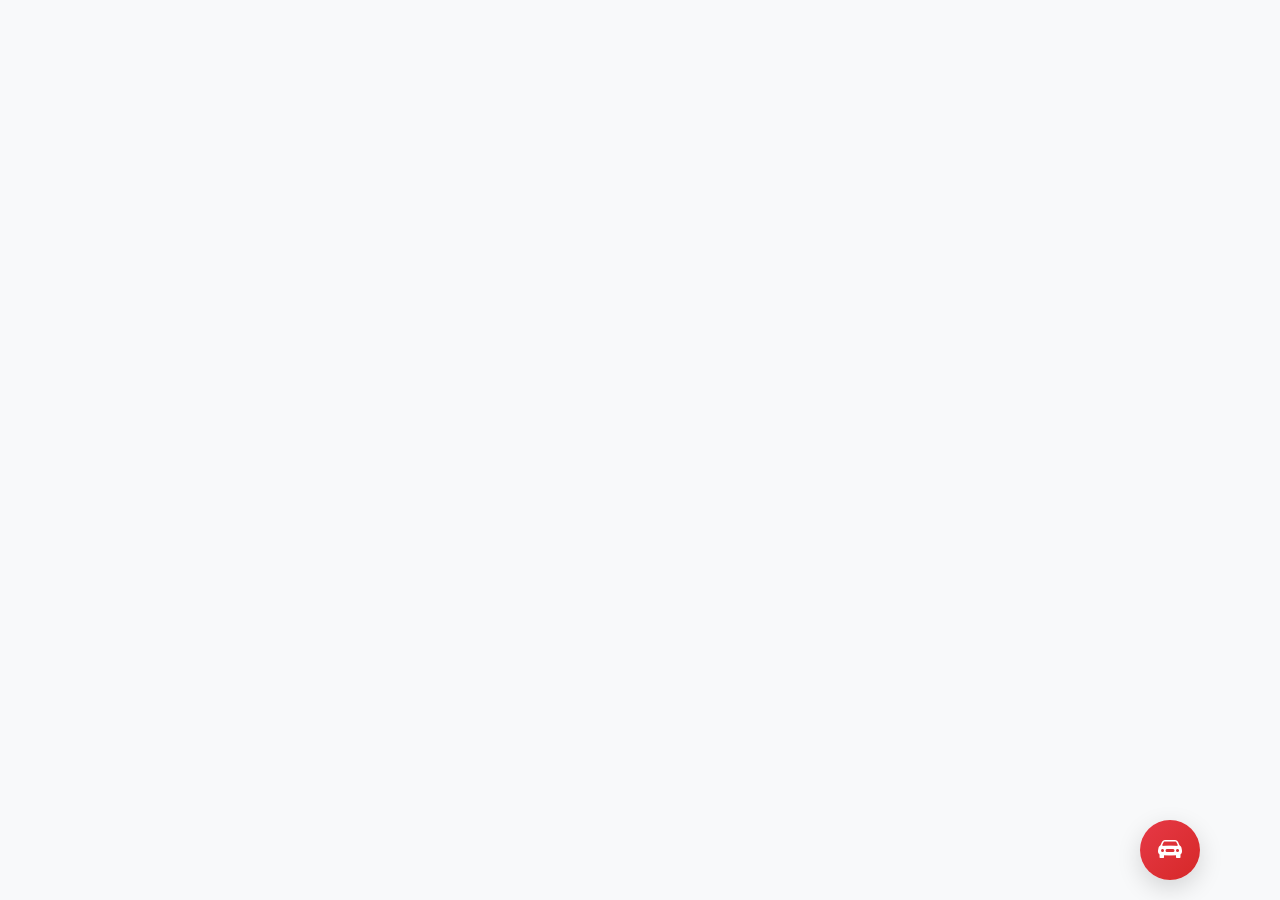
<file: images/CarxChat.html>
<!DOCTYPE html>
<html lang="en">
<head>
<meta charset="UTF-8">
<meta name="viewport" content="width=device-width, initial-scale=1.0">
<title>CarX Support Hub</title>
<link href="https://cdn.jsdelivr.net/npm/bootstrap-icons@1.11.0/font/bootstrap-icons.css" rel="stylesheet">
<link rel="stylesheet" href="https://cdnjs.cloudflare.com/ajax/libs/font-awesome/6.4.0/css/all.min.css">
<style>
/* Core brand & surface */
:root{
--primary: #e63946;
--secondary: #1d3557;
--accent: #457b9d;
--light: #f1faee;
--dark: #000000;
--bg: #f8f9fa;
--panel: rgba(255, 255, 255, 0.95);
--panel-2: rgba(240, 248, 255, 0.9);
--text: #1d3557;
--muted: #6c757d;
--line: rgba(29, 53, 87, 0.15);
--shadow-1: 0 4px 12px rgba(0, 0, 0, 0.1);
--shadow-2: 0 8px 24px rgba(0, 0, 0, 0.15);
--radius-xl: 20px;
--radius-lg: 16px;
--radius-md: 12px;
--radius-sm: 8px;
--grad-primary: linear-gradient(135deg, #e63946 0%, #d62828 100%);
--grad-secondary: linear-gradient(135deg, #1d3557 0%, #0a1929 100%);
--grad-accent: linear-gradient(135deg, #457b9d 0%, #2a6f97 100%);
}
/* Dark theme */
#chatWidget[data-theme="dark"] {
--bg: #121212;
--panel: rgba(30, 30, 30, 0.95);
--panel-2: rgba(40, 40, 40, 0.9);
--text: #f1faee;
--muted: #a8dadc;
--line: rgba(255, 255, 255, 0.1);
--shadow-1: 0 4px 12px rgba(0, 0, 0, 0.3);
--shadow-2: 0 8px 24px rgba(0, 0, 0, 0.4);
}
/* Global styles */
body {
  font-family: 'Inter', 'Segoe UI', Tahoma, Geneva, Verdana, sans-serif;
  margin: 0;
  padding: 0;
  background-color: #f8f9fa;
  color: #333;
  transition: none;
}
/* ================= Floating Button ================= */
#chatBtn{
position: fixed; inset: auto 20px 20px auto;
width: 60px; height: 60px; border-radius: 50%;
border: none; cursor: pointer; z-index: 1000; margin-right: 60px;
background: var(--grad-primary); color: #ffffff;
box-shadow: var(--shadow-2);
display:grid; place-items:center; font-size:24px;
transform: translateZ(0);
transition: all 0.3s ease;
animation: pulse 2s infinite;
}
@keyframes pulse {
  0% { box-shadow: 0 0 0 0 rgba(230, 57, 70, 0.7); }
  70% { box-shadow: 0 0 0 10px rgba(230, 57, 70, 0); }
  100% { box-shadow: 0 0 0 0 rgba(230, 57, 70, 0); }
}
#chatBtn:hover{ transform: translateY(-3px) scale(1.05); }
#chatBtn:active{ transform: translateY(0) scale(0.98); }
/* ================= Widget Shell ================= */
#chatWidget{
position: fixed; right: 82px; bottom: 80px; width: 400px; max-width: calc(100vw - 24px);
height: 600px; max-height: calc(100vh - 120px);
background: var(--panel);
border: 1px solid var(--line);
border-radius: var(--radius-xl);
box-shadow: var(--shadow-2);
overflow: hidden; display:none; flex-direction: column; z-index: 1001;
backdrop-filter: blur(10px);
animation: slideUp .35s ease both;
transition: all 0.3s ease;
}
#chatWidget.expanded {
  width: 500px;
  height: 700px;
}
@keyframes slideUp{
from{ opacity:0; transform: translateY(10px) scale(.98); }
to{ opacity:1; transform: translateY(0) scale(1); }
}
/* ================= Header ================= */
#chatHeader{
position: relative;
background: var(--grad-secondary);
color: var(--light); padding: 16px 16px 14px 16px;
display:flex; align-items:center; gap:12px; justify-content:space-between;
border-bottom: 1px solid var(--line);
}
.header-left{ display:flex; gap:12px; align-items:center; }
.brand-dot{
width:42px; height:42px; border-radius:12px; background: var(--light);
display:grid; place-items:center; backdrop-filter: blur(2px);
}
.brand-dot i{ font-size:18px; color: var(--primary); }
.title-wrap{ line-height: 1.2; }
.title-wrap .h{
font-weight:700; font-size:16px; letter-spacing:.3px;
color: var(--light);
}
.title-wrap .s{
font-size:12px; opacity:.9;
color: var(--light);
}
.header-actions{
display:flex; gap:8px; align-items:center;
}
.icon-btn{
background: var(--panel-2);
color: var(--text); border:1px solid var(--line);
width:36px; height:36px; border-radius:10px;
display:grid; place-items:center; cursor:pointer;
transition:.2s ease;
}
.icon-btn:hover{ background: var(--accent-light); transform: translateY(-1px); }
.icon-btn:active{ transform: none; }
.tabs{
position:absolute; left:16px; right:16px; bottom:-50px;
display:flex; gap:8px; padding:6px; border-radius:12px;
background: var(--panel-2);
border:1px solid var(--line);
backdrop-filter: blur(6px);
box-shadow: var(--shadow-1);
}
.tab-btn{
flex:1; font-size:12px; padding:8px 10px; border-radius:10px;
color: var(--text); text-align:center; cursor:pointer; user-select:none; opacity:.85;
transition: all 0.2s ease;
}
.tab-btn.active{ background: var(--primary); color: white; opacity:1; }
.tab-btn:hover { opacity: 1; }
/* ================= Topics Menu ================= */
.topics-menu {
  position: absolute;
  top: 100%;
  right: 0;
  margin-top: 5px;
  width: 240px;
  background: var(--panel);
  border: 1px solid var(--line);
  border-radius: var(--radius-lg);
  box-shadow: var(--shadow-2);
  padding: 8px;
  z-index: 1003;
  display: none;
}
.topics-menu.show {
  display: block;
}
.topics-menu-item {
  padding: 10px 14px;
  border-radius: var(--radius-sm);
  cursor: pointer;
  font-size: 13px;
  color: var(--text);
  transition: all 0.2s;
  display: flex;
  align-items: center;
  gap: 10px;
}
.topics-menu-item:hover {
  background: var(--primary);
  color: white;
}
.topics-menu-divider {
  height: 1px;
  background: var(--line);
  margin: 8px 0;
}
/* ================= Body ================= */
#chatBody{
margin-top: 60px; /* space for tabs overlap */
flex:1; padding: 16px; overflow:auto; background: transparent;
transition: margin-top 0.3s ease;
}
#chatBody.no-tabs {
  margin-top: 0;
}
/* Message bubble */
.msg{ margin:14px 0; display:flex; flex-direction:column; gap:6px; }
.message-bubble{
max-width: 86%; padding: 14px 18px; margin-top: 8px; border-radius: 18px;
border:1px solid var(--line); background: var(--bot);
box-shadow: var(--shadow-1);
color: var(--text);
font-size: 14px;
line-height: 1.5;
}
.bot .message-bubble{ align-self:flex-start; }
.user .message-bubble{ align-self:flex-end; background: var(--primary); color:#ffffff; border:none; }
.message-time{
font-size: 11px; color: var(--muted);
}
.user .message-time{ align-self:flex-end; }
.bot .message-time{ align-self:flex-start; }
/* Typing */
.typing{
display:inline-flex; gap:6px; padding:10px 14px; border-radius:16px;
border:1px dashed var(--line); background: var(--panel-2);
align-self:flex-start; box-shadow: var(--shadow-1);
}
.dot{ width:8px; height:8px; border-radius:50%; background: var(--primary); animation: bl 1.2s infinite; }
.dot:nth-child(2){ animation-delay:.15s; }
.dot:nth-child(3){ animation-delay:.3s; }
@keyframes bl{ 0%,80%,100%{opacity:.25} 40%{opacity:1} }
.chat-sticker{ max-width: 180px; border-radius: 12px; margin-top:6px; }
/* ================= Input Area ================= */
#chatInputArea{
display:flex; gap:10px; padding:14px; border-top: 1px solid var(--line);
background: var(--panel);
}
#chatInputWrapper {
  flex:1;
  position: relative;
}
#chatInput{
width: 85%; padding: 12px 18px; border-radius: 20px; outline:none;
border:1px solid var(--line); background: var(--panel-2); color: var(--text);
transition: .18s ease; font-size:14px;
}
#chatInput:focus{ border-color: var(--primary); box-shadow: 0 0 0 4px rgba(230, 57, 70, 0.18); }
#sendBtn{
border:none; border-radius: 20px; padding: 0 18px; cursor:pointer;
background: var(--grad-primary); color:#ffffff; font-weight:600;
display:grid; place-items:center; box-shadow: var(--shadow-1);
min-width: 44px;
}
#sendBtn:hover{ filter:brightness(1.05); }
/* Enhanced Input Area */
.input-actions {
  display: flex;
  gap: 8px;
  align-items: center;
}
.action-btn {
  width: 38px;
  height: 38px;
  border-radius: 50%;
  border: none;
  background: var(--panel-2);
  color: var(--text);
  display: flex;
  align-items: center;
  justify-content: center;
  cursor: pointer;
  transition: all 0.2s;
}
.action-btn:hover {
  background: var(--primary);
  color: white;
  transform: translateY(-1px);
}
/* Emoji Picker */
.emoji-picker {
  position: absolute;
  bottom: 70px;
  right: 20px;
  width: 300px;
  height: 220px;
  background: var(--panel);
  border: 1px solid var(--line);
  border-radius: var(--radius-lg);
  box-shadow: var(--shadow-2);
  padding: 12px;
  display: none;
  overflow-y: auto;
  z-index: 1002;
}
.emoji-picker.show {
  display: block;
}
.emoji-category {
  margin-bottom: 12px;
}
.emoji-category-title {
  font-size: 12px;
  font-weight: 600;
  color: var(--muted);
  margin-bottom: 6px;
}
.emoji-list {
  display: flex;
  flex-wrap: wrap;
  gap: 6px;
}
.emoji-item {
  width: 32px;
  height: 32px;
  display: flex;
  align-items: center;
  justify-content: center;
  border-radius: var(--radius-sm);
  cursor: pointer;
  font-size: 18px;
  transition: all 0.2s;
}
.emoji-item:hover {
  background: var(--primary);
  color: white;
  transform: scale(1.2);
}
/* File Upload */
.file-upload {
  position: absolute;
  bottom: 70px;
  right: 20px;
  width: 300px;
  background: var(--panel);
  border: 1px solid var(--line);
  border-radius: var(--radius-lg);
  box-shadow: var(--shadow-2);
  padding: 18px;
  display: none;
  z-index: 1002;
}
.file-upload.show {
  display: block;
}
.file-upload-area {
  border: 2px dashed var(--line);
  border-radius: var(--radius-md);
  padding: 20px;
  text-align: center;
  cursor: pointer;
  transition: all 0.2s;
}
.file-upload-area:hover {
  border-color: var(--primary);
  background: rgba(230, 57, 70, 0.1);
}
.file-upload-area i {
  font-size: 28px;
  color: var(--primary);
  margin-bottom: 12px;
}
.file-upload-area p {
  margin: 0;
  font-size: 14px;
  color: var(--text);
}
.file-upload input[type="file"] {
  display: none;
}
.file-list {
  margin-top: 12px;
}
.file-item {
  display: flex;
  align-items: center;
  justify-content: space-between;
  padding: 10px;
  background: var(--panel-2);
  border-radius: var(--radius-sm);
  margin-bottom: 8px;
}
.file-name {
  font-size: 13px;
  color: var(--text);
  overflow: hidden;
  text-overflow: ellipsis;
  white-space: nowrap;
  max-width: 180px;
}
.file-remove {
  color: var(--muted);
  cursor: pointer;
  transition: color 0.2s;
}
.file-remove:hover {
  color: var(--primary);
}
/* Quick Replies */
.quick-replies {
  display: flex;
  flex-wrap: wrap;
  gap: 10px;
  padding: 12px 16px;
  background: var(--panel);
  border-top: 1px solid var(--line);
}
.quick-reply {
  padding: 8px 14px;
  border-radius: 20px;
  background: var(--panel-2);
  border: 1px solid var(--line);
  color: var(--text);
  font-size: 13px;
  cursor: pointer;
  transition: all 0.2s;
}
.quick-reply:hover {
  background: var(--primary);
  color: white;
  transform: translateY(-1px);
}
/* ================= Vehicle Cards ================= */
.vehicle-cards {
  display: flex;
  flex-direction: column;
  gap: 16px;
  padding: 16px;
}
.vehicle-card {
  background: var(--panel);
  border-radius: var(--radius-lg);
  overflow: hidden;
  border: 1px solid var(--line);
  transition: all 0.3s;
  box-shadow: var(--shadow-1);
}
.vehicle-card:hover {
  transform: translateY(-4px);
  box-shadow: var(--shadow-2);
}
.vehicle-image {
  height: 160px;
  background-size: cover;
  background-position: center;
  position: relative;
}
.vehicle-badge {
  position: absolute;
  top: 12px;
  right: 12px;
  background: var(--primary);
  color: white;
  padding: 4px 10px;
  border-radius: 20px;
  font-size: 12px;
  font-weight: 600;
}
.vehicle-content {
  padding: 16px;
}
.vehicle-title {
  font-weight: 700;
  font-size: 18px;
  color: var(--text);
  margin-bottom: 6px;
}
.vehicle-category {
  font-size: 13px;
  color: var(--muted);
  margin-bottom: 12px;
  display: flex;
  align-items: center;
  gap: 6px;
}
.vehicle-description {
  font-size: 14px;
  color: var(--muted);
  margin-bottom: 16px;
  line-height: 1.5;
}
.vehicle-footer {
  display: flex;
  justify-content: space-between;
  align-items: center;
}
.vehicle-price {
  font-weight: 700;
  font-size: 18px;
  color: var(--primary);
}
.vehicle-actions {
  display: flex;
  gap: 8px;
}
.vehicle-btn {
  padding: 6px 12px;
  border-radius: 20px;
  background: var(--grad-primary);
  color: #ffffff;
  font-size: 12px;
  font-weight: 600;
  cursor: pointer;
  transition: all 0.2s;
  border: none;
  display: flex;
  align-items: center;
  gap: 4px;
}
.vehicle-btn:hover {
  filter: brightness(1.1);
  transform: translateY(-1px);
}
.vehicle-btn.secondary {
  background: var(--panel-2);
  color: var(--text);
  border: 1px solid var(--line);
}
.vehicle-btn.secondary:hover {
  background: var(--primary);
  color: white;
}
/* ================= Service Booking ================= */
.service-booking {
  padding: 16px;
}
.service-form {
  background: var(--panel);
  border-radius: var(--radius-lg);
  padding: 20px;
  border: 1px solid var(--line);
  box-shadow: var(--shadow-1);
}
.service-form h3 {
  margin-top: 0;
  margin-bottom: 16px;
  color: var(--text);
  text-align: center;
}
.form-group {
  margin-bottom: 16px;
}
.form-group label {
  display: block;
  margin-bottom: 6px;
  font-weight: 600;
  color: var(--text);
}
.form-control {
  width: 100%;
  padding: 10px 14px;
  border-radius: var(--radius-md);
  border: 1px solid var(--line);
  background: var(--panel-2);
  color: var(--text);
  font-size: 14px;
  transition: all 0.2s;
}
.form-control:focus {
  outline: none;
  border-color: var(--primary);
  box-shadow: 0 0 0 3px rgba(230, 57, 70, 0.2);
}
.form-actions {
  display: flex;
  gap: 10px;
  margin-top: 20px;
}
.btn {
  padding: 10px 16px;
  border-radius: var(--radius-md);
  border: none;
  cursor: pointer;
  font-weight: 600;
  font-size: 14px;
  transition: all 0.2s;
  flex: 1;
}
.btn-primary {
  background: var(--grad-primary);
  color: #ffffff;
}
.btn-primary:hover {
  filter: brightness(1.05);
  transform: translateY(-1px);
}
.btn-secondary {
  background: var(--panel-2);
  color: var(--text);
  border: 1px solid var(--line);
}
.btn-secondary:hover {
  background: var(--primary);
  color: white;
}
/* ================= Finance Calculator ================= */
.finance-calculator {
  padding: 16px;
}
.calc-container {
  background: var(--panel);
  border-radius: var(--radius-lg);
  padding: 20px;
  border: 1px solid var(--line);
  box-shadow: var(--shadow-1);
}
.calc-container h3 {
  margin-top: 0;
  margin-bottom: 16px;
  color: var(--text);
  text-align: center;
}
.calc-result {
  background: var(--panel-2);
  border-radius: var(--radius-md);
  padding: 16px;
  margin-top: 16px;
  text-align: center;
}
.calc-result h4 {
  margin-top: 0;
  color: var(--primary);
}
.calc-result p {
  margin: 8px 0;
  font-size: 18px;
  font-weight: 600;
}
/* ================= Dealership Finder ================= */
.dealership-finder {
  padding: 16px;
}
.dealership-container {
  background: var(--panel);
  border-radius: var(--radius-lg);
  padding: 20px;
  border: 1px solid var(--line);
  box-shadow: var(--shadow-1);
}
.dealership-container h3 {
  margin-top: 0;
  margin-bottom: 16px;
  color: var(--text);
  text-align: center;
}
.dealership-map {
  height: 200px;
  background: var(--panel-2);
  border-radius: var(--radius-md);
  margin: 16px 0;
  display: flex;
  align-items: center;
  justify-content: center;
  color: var(--muted);
}
.dealership-list {
  margin-top: 16px;
}
.dealership-item {
  background: var(--panel-2);
  border-radius: var(--radius-md);
  padding: 14px;
  margin-bottom: 12px;
}
.dealership-name {
  font-weight: 600;
  font-size: 16px;
  color: var(--text);
  margin-bottom: 6px;
}
.dealership-address {
  font-size: 14px;
  color: var(--muted);
  margin-bottom: 6px;
}
.dealership-distance {
  font-size: 14px;
  color: var(--primary);
  font-weight: 600;
}
/* ================= FAQ view ================= */
.faq-wrap{ display:flex; flex-direction:column; gap:8px; }
.faq-search{
display:flex; gap:8px; align-items:center; padding:12px 16px;
border:1px solid var(--line); border-radius: var(--radius-md); background: var(--panel);
position:sticky;
}
.faq-search input{
flex:1; border:none; background:transparent; outline:none; color:var(--text);
font-size:14px;
}
.faq-category{
border:1px solid var(--line); background: var(--primary); border-radius: var(--radius-md);
padding: 14px 16px; font-size: 15px; display:flex; justify-content:space-between; align-items:center;
cursor:pointer; transition: .18s ease;
}
.faq-category:hover{ transform: translateY(-1px); box-shadow: var(--shadow-1); }
.faq-category .left{ display:flex; gap:10px; align-items:center; }
.faq-category small{ color: white; font-weight:500; }
.faq-accordion{ padding: 8px 8px 2px 8px; display:none; }
.faq-accordion.open{ display:block; }
.faq-question{
background: var(--panel-2); border:1px dashed var(--line); border-radius: var(--radius-sm);
padding:12px 14px; font-size: 14px; margin:8px 0; cursor:pointer;
transition:.16s ease;
}
.faq-question:hover{ background: rgba(230, 57, 70, 0.1); transform: translateY(-1px); }
/* ================= Modern Date/Time Picker ================= */
.datetime-picker-modern {
  margin-top: 16px;
  border-radius: var(--radius-md);
  background: var(--panel-2);
  border: 1px solid var(--line);
  padding: 18px;
  box-shadow: var(--shadow-1);
  width: 100%;
  max-width: 320px;
  box-sizing: border-box;
}
.datetime-picker-modern h5 {
  margin: 0 0 16px 0;
  font-size: 16px;
  color: var(--text);
  text-align: center;
  font-weight: 600;
}
.datetime-row {
  display: flex;
  gap: 12px;
  margin-bottom: 16px;
}
.datetime-input-group {
  flex: 1;
  display: flex;
  flex-direction: column;
  gap: 6px;
}
.datetime-input-label {
  font-size: 12px;
  color: var(--muted);
  display: flex;
  align-items: center;
  gap: 6px;
}
.datetime-input-field {
  width: 100%;
  padding: 10px 14px;
  border-radius: var(--radius-sm);
  border: 1px solid var(--line);
  background: var(--panel);
  color: var(--text);
  font-size: 14px;
  transition: all 0.2s;
  box-sizing: border-box;
}
.datetime-input-field:focus {
  outline: none;
  border-color: var(--primary);
  box-shadow: 0 0 0 2px rgba(230, 57, 70, 0.2);
}
.datetime-schedule-btn {
  width: 100%;
  padding: 10px 16px;
  border-radius: var(--radius-sm);
  border: none;
  background: var(--grad-primary);
  color: #ffffff;
  font-weight: 600;
  font-size: 14px;
  cursor: pointer;
  transition: all 0.2s;
  box-sizing: border-box;
}
.datetime-schedule-btn:hover {
  filter: brightness(1.05);
}
/* ================= Mobile ================= */
@media (max-width: 600px){
#chatWidget{ right: 0; bottom: 0; width: 100%; height: 100%; max-height: 100%; border-radius: 0; }
#chatBtn{ right: 18px; bottom: 18px; }
}
</style>
</head>
<body>
<!-- Floating Button -->
<button id="chatBtn" aria-label="Open CarX support" title="CarX Support Hub">
<i class="bi bi-car-front-fill"></i>
</button>
<!-- Chat Widget -->
<div id="chatWidget" aria-live="polite">
<div id="chatHeader">
<div class="header-left">
<div class="brand-dot"><i class="bi bi-car-front-fill"></i></div>
<div class="title-wrap">
<div class="h">CarX Support Hub</div>
<div class="s">Vehicles • Services • Financing</div>
</div>
</div>
<div class="header-actions">
<button class="icon-btn" id="clearChatBtn" title="Clear chat" aria-label="Clear chat"><i class="bi bi-trash"></i></button>
<button class="icon-btn" id="themeToggleBtn" title="Toggle theme" aria-label="Toggle theme"><i class="bi bi-moon-stars"></i></button>
<button class="icon-btn" id="expandWidgetBtn" title="Expand widget" aria-label="Expand widget"><i class="bi bi-arrows-angle-expand"></i></button>
<button class="icon-btn" id="topicsMenuBtn" title="Topics menu" aria-label="Topics menu"><i class="bi bi-list-ul"></i></button>
<button class="icon-btn" id="closeWidgetBtn" title="Minimize" aria-label="Minimize"><i class="bi bi-dash-lg"></i></button>
<!-- Topics Menu -->
<div class="topics-menu" id="topicsMenu">
  <div class="topics-menu-item" data-value="chat">
    <i class="bi bi-chat-dots"></i> Chat Support
  </div>
  <div class="topics-menu-item" data-value="vehicles">
    <i class="bi bi-car-front"></i> Browse Vehicles
  </div>
  <div class="topics-menu-item" data-value="services">
    <i class="bi bi-tools"></i> Book Service
  </div>
  <div class="topics-menu-item" data-value="finance">
    <i class="bi bi-calculator"></i> Finance Calculator
  </div>
  <div class="topics-menu-item" data-value="dealership">
    <i class="bi bi-geo-alt"></i> Find Dealership
  </div>
  <div class="topics-menu-item" data-value="faq">
    <i class="bi bi-question-circle"></i> FAQ
  </div>
  <div class="topics-menu-divider"></div>
  <div class="topics-menu-item" data-value="Models">
    <i class="bi bi-car-front"></i> Vehicle Models
  </div>
  <div class="topics-menu-item" data-value="Pricing">
    <i class="bi bi-currency-dollar"></i> Pricing & Deals
  </div>
  <div class="topics-menu-item" data-value="Test Drive">
    <i class="bi bi-calendar-event"></i> Schedule Test Drive
  </div>
  <div class="topics-menu-item" data-value="Warranty">
    <i class="bi bi-shield-check"></i> Warranty Info
  </div>
  <div class="topics-menu-item" data-value="Parts">
    <i class="bi bi-puzzle"></i> Parts & Accessories
  </div>
  <div class="topics-menu-item" data-value="Contact">
    <i class="bi bi-telephone"></i> Contact Us
  </div>
</div>
</div>
<div class="tabs" id="tabsContainer">
<div class="tab-btn active" data-tab="chat">💬 Chat</div>
<div class="tab-btn" data-tab="vehicles">🚗 Vehicles</div>
<div class="tab-btn" data-tab="services">🔧 Service</div>
<div class="tab-btn" data-tab="finance">💰 Finance</div>
<div class="tab-btn" data-tab="dealership">📍 Dealers</div>
<div class="tab-btn" data-tab="faq">📖 FAQ</div>
</div>
</div>
<div id="chatBody"></div>
<div class="quick-replies" id="quickReplies">
  <div class="quick-reply" data-message="Show me your vehicles">Show me your vehicles</div>
  <div class="quick-reply" data-message="Schedule a test drive">Schedule a test drive</div>
  <div class="quick-reply" data-message="Book a service appointment">Book a service</div>
  <div class="quick-reply" data-message="Calculate financing options">Calculate financing</div>
</div>
<div id="chatInputArea">
<div id="chatInputWrapper">
  <input type="text" id="chatInput" placeholder="Type a message..." />
</div>
<div class="input-actions">
  <button class="action-btn" id="emojiBtn" title="Add emoji"><i class="far fa-smile"></i></button>
  <button class="action-btn" id="attachBtn" title="Attach file"><i class="fas fa-paperclip"></i></button>
</div>
<button id="sendBtn" title="Send">➤</button>
</div>
<!-- Emoji Picker -->
<div class="emoji-picker" id="emojiPicker">
  <div class="emoji-category">
    <div class="emoji-category-title">Smileys</div>
    <div class="emoji-list">
      <div class="emoji-item">😀</div>
      <div class="emoji-item">😃</div>
      <div class="emoji-item">😄</div>
      <div class="emoji-item">😁</div>
      <div class="emoji-item">😅</div>
      <div class="emoji-item">😂</div>
      <div class="emoji-item">🤣</div>
      <div class="emoji-item">😊</div>
      <div class="emoji-item">😇</div>
      <div class="emoji-item">🙂</div>
      <div class="emoji-item">😉</div>
      <div class="emoji-item">😌</div>
      <div class="emoji-item">😍</div>
      <div class="emoji-item">🥰</div>
      <div class="emoji-item">😘</div>
      <div class="emoji-item">😗</div>
      <div class="emoji-item">😙</div>
      <div class="emoji-item">😚</div>
      <div class="emoji-item">😋</div>
      <div class="emoji-item">😛</div>
    </div>
  </div>
  <div class="emoji-category">
    <div class="emoji-category-title">Vehicles</div>
    <div class="emoji-list">
      <div class="emoji-item">🚗</div>
      <div class="emoji-item">🚙</div>
      <div class="emoji-item">🚕</div>
      <div class="emoji-item">🚐</div>
      <div class="emoji-item">🚎</div>
      <div class="emoji-item">🏎️</div>
      <div class="emoji-item">🚓</div>
      <div class="emoji-item">🚑</div>
      <div class="emoji-item">🚒</div>
      <div class="emoji-item">🚚</div>
      <div class="emoji-item">🚛</div>
      <div class="emoji-item">🚜</div>
      <div class="emoji-item">🦯</div>
      <div class="emoji-item">🦽</div>
      <div class="emoji-item">🦼</div>
      <div class="emoji-item">🛴</div>
      <div class="emoji-item">🚲</div>
      <div class="emoji-item">🛵</div>
      <div class="emoji-item">🏍️</div>
      <div class="emoji-item">🛺</div>
    </div>
  </div>
  <div class="emoji-category">
    <div class="emoji-category-title">Tools & Tech</div>
    <div class="emoji-list">
      <div class="emoji-item">🔧</div>
      <div class="emoji-item">⚙️</div>
      <div class="emoji-item">🔩</div>
      <div class="emoji-item">⛽</div>
      <div class="emoji-item">🛢️</div>
      <div class="emoji-item">🔋</div>
      <div class="emoji-item">💡</div>
      <div class="emoji-item">🧰</div>
      <div class="emoji-item">🛠️</div>
      <div class="emoji-item">⚡</div>
      <div class="emoji-item">🔌</div>
      <div class="emoji-item">💻</div>
      <div class="emoji-item">📱</div>
      <div class="emoji-item">📟</div>
      <div class="emoji-item">📠</div>
      <div class="emoji-item">📡</div>
      <div class="emoji-item">🔦</div>
      <div class="emoji-item">🕯️</div>
      <div class="emoji-item">🧯</div>
      <div class="emoji-item">🛡️</div>
    </div>
  </div>
</div>
<!-- File Upload -->
<div class="file-upload" id="fileUpload">
  <div class="file-upload-area" id="fileUploadArea">
    <i class="fas fa-cloud-upload-alt"></i>
    <p>Drag & drop files here or click to browse</p>
    <input type="file" id="fileInput" multiple>
  </div>
  <div class="file-list" id="fileList"></div>
</div>
</div>
<script>
/* ========= DOM refs ========= */
const chatBtn = document.getElementById('chatBtn');
const chatWidget = document.getElementById('chatWidget');
const closeWidgetBtn = document.getElementById('closeWidgetBtn');
const themeToggleBtn = document.getElementById('themeToggleBtn');
const clearChatBtn = document.getElementById('clearChatBtn');
const expandWidgetBtn = document.getElementById('expandWidgetBtn');
const topicsMenuBtn = document.getElementById('topicsMenuBtn');
const topicsMenu = document.getElementById('topicsMenu');
const chatBody = document.getElementById('chatBody');
const chatInput = document.getElementById('chatInput');
const chatInputWrapper = document.getElementById('chatInputWrapper');
const sendBtn = document.getElementById('sendBtn');
const tabButtons = document.querySelectorAll('.tab-btn');
const tabsContainer = document.getElementById('tabsContainer');
const quickReplies = document.getElementById('quickReplies');
const emojiBtn = document.getElementById('emojiBtn');
const emojiPicker = document.getElementById('emojiPicker');
const attachBtn = document.getElementById('attachBtn');
const fileUpload = document.getElementById('fileUpload');
const fileUploadArea = document.getElementById('fileUploadArea');
const fileInput = document.getElementById('fileInput');
const fileList = document.getElementById('fileList');
const chatInputArea = document.getElementById('chatInputArea');
/* ========= LocalStorage helpers ========= */
const LS = {
open: 'carx_open',
history: 'carx_history',
theme: 'carx_theme',
view: 'carx_view',
expanded: 'carx_expanded',
favorites: 'carx_favorites'
};
const safeParse = (raw, fallback) => {
if (!raw) return fallback;
try {
const parsed = JSON.parse(raw);
return Array.isArray(parsed) ? parsed : fallback;
} catch (e) {
console.warn('LocalStorage parse failed, resetting key:', e);
return fallback;
}
};
/* ========= Theme autodetect & set ========= */
const prefersDark = window.matchMedia && window.matchMedia('(prefers-color-scheme: dark)').matches;
const savedTheme = localStorage.getItem(LS.theme);
const currentTheme = savedTheme ? savedTheme : (prefersDark ? 'dark' : 'light');
/* ========= Sounds ========= */
let sendSound, receiveSound;
try {
  sendSound = new Audio('https://assets.mixkit.co/sfx/preview/mixkit-select-click-1109.mp3');
  receiveSound = new Audio('https://assets.mixkit.co/sfx/preview/mixkit-bell-notification-933.mp3');
} catch (e) {
  console.warn('Audio files could not be loaded:', e);
  sendSound = { play: () => {} };
  receiveSound = { play: () => {} };
}
/* ========= Vehicle Data ========= */
const vehicleData = [
  {
    id: 'sedan-premium',
    title: 'CarX Sedan Premium',
    category: 'Sedan',
    price: '$32,999',
    image: 'https://images.unsplash.com/photo-1554224712-d8560f709cbe?ixlib=rb-4.0.3&auto=format&fit=crop&w=600&q=80',
    description: 'Experience luxury and performance with our premium sedan featuring advanced safety technology, premium interior materials, and exceptional fuel efficiency.'
  },
  {
    id: 'suv-adventure',
    title: 'CarX SUV Adventure',
    category: 'SUV',
    price: '$42,999',
    image: 'https://images.unsplash.com/photo-1558618047-3c8c76ca7d13?ixlib=rb-4.0.3&auto=format&fit=crop&w=600&q=80',
    description: 'Conquer any terrain with our rugged SUV. Equipped with all-wheel drive, advanced off-road capabilities, and spacious interior for the whole family.'
  },
  {
    id: 'electric-future',
    title: 'CarX Electric Future',
    category: 'Electric',
    price: '$38,999',
    image: 'https://images.unsplash.com/photo-1560972550-87ed900d3b2c?ixlib=rb-4.0.3&auto=format&fit=crop&w=600&q=80',
    description: 'Join the electric revolution with our zero-emission vehicle featuring fast-charging technology, extended range, and cutting-edge autonomous driving features.'
  },
  {
    id: 'sports-racer',
    title: 'CarX Sports Racer',
    category: 'Sports',
    price: '$55,999',
    image: 'https://images.unsplash.com/photo-1583121274602-3e2820c69888?ixlib=rb-4.0.3&auto=format&fit=crop&w=600&q=80',
    description: 'Feel the adrenaline rush with our high-performance sports car. Precision engineering, aerodynamic design, and powerful engine deliver an unmatched driving experience.'
  },
  {
    id: 'compact-urban',
    title: 'CarX Compact Urban',
    category: 'Compact',
    price: '$22,999',
    image: 'https://images.unsplash.com/photo-1494976388531-d1058494cdd8?ixlib=rb-4.0.3&auto=format&fit=crop&w=600&q=80',
    description: 'Navigate city streets with ease in our fuel-efficient compact car. Smart technology, agile handling, and compact size make it perfect for urban driving.'
  },
  {
    id: 'hybrid-efficient',
    title: 'CarX Hybrid Efficient',
    category: 'Hybrid',
    price: '$28,999',
    image: 'https://images.unsplash.com/photo-1609521261020-6344b677ad6b?ixlib=rb-4.0.3&auto=format&fit=crop&w=600&q=80',
    description: 'Get the best of both worlds with our hybrid vehicle. Combining gasoline engine with electric motor for exceptional fuel economy without sacrificing performance.'
  }
];
/* ========= Dealership Data ========= */
const dealershipData = [
  {
    name: 'CarX Downtown',
    address: '123 Main Street, Downtown',
    distance: '2.5 miles'
  },
  {
    name: 'CarX Westside',
    address: '456 West Avenue, Westside',
    distance: '5.8 miles'
  },
  {
    name: 'CarX Northpark',
    address: '789 North Road, Northpark',
    distance: '8.2 miles'
  },
  {
    name: 'CarX Eastend',
    address: '101 East Boulevard, Eastend',
    distance: '10.4 miles'
  }
];
/* ========= Chat state ========= */
let currentView = localStorage.getItem(LS.view) || 'chat';
let chatHistory = safeParse(localStorage.getItem(LS.history), []);
let chatOpen = localStorage.getItem(LS.open) === 'true';
let widgetExpanded = localStorage.getItem(LS.expanded) === 'true';
let favorites = safeParse(localStorage.getItem(LS.favorites), []);
let attachedFiles = [];
let currentTestDriveVehicle = null;
let currentServiceVehicle = null;
/* ========= Init ========= */
function initChat() {
// Apply theme to widget only
chatWidget.setAttribute('data-theme', currentTheme);
themeToggleBtn.innerHTML = currentTheme === 'dark' ? '<i class="bi bi-brightness-high"></i>' : '<i class="bi bi-moon-stars"></i>';
// open state
chatWidget.style.display = chatOpen ? 'flex' : 'none';
// expanded state
if (widgetExpanded) {
  chatWidget.classList.add('expanded');
  expandWidgetBtn.innerHTML = '<i class="bi bi-arrows-angle-contract"></i>';
}
// render initial view
if (currentView === 'faq') {
  renderFAQ();
} else if (currentView === 'vehicles') {
  renderVehicles();
} else if (currentView === 'services') {
  renderServiceBooking();
} else if (currentView === 'finance') {
  renderFinanceCalculator();
} else if (currentView === 'dealership') {
  renderDealershipFinder();
} else {
  renderChatFromHistory();
  if (chatHistory.length === 0) {
    setTimeout(()=> botReply("Welcome to CarX Support Hub! 🚗 How can I assist you today?"), 400);
  }
}
// listeners
chatBtn.addEventListener('click', toggleChat);
closeWidgetBtn.addEventListener('click', toggleChat);
sendBtn.addEventListener('click', sendMessage);
chatInput.addEventListener('keypress', e => { if (e.key === 'Enter') sendMessage(); });
clearChatBtn.addEventListener('click', clearChatSafe);
themeToggleBtn.addEventListener('click', toggleTheme);
expandWidgetBtn.addEventListener('click', toggleWidgetSize);
tabButtons.forEach(btn => btn.addEventListener('click', ()=> switchTab(btn.dataset.tab)));
// Topics menu
topicsMenuBtn.addEventListener('click', function(e) {
  e.stopPropagation();
  topicsMenu.classList.toggle('show');
  emojiPicker.classList.remove('show');
  fileUpload.classList.remove('show');
});
document.addEventListener('click', function(e) {
  if (!topicsMenuBtn.contains(e.target) && !topicsMenu.contains(e.target)) {
    topicsMenu.classList.remove('show');
  }
});
topicsMenu.addEventListener('click', function(e) {
  if (e.target.classList.contains('topics-menu-item')) {
    const value = e.target.getAttribute('data-value');
    topicsMenu.classList.remove('show');
    
    // Check if it's a tab selection
    if (['chat', 'vehicles', 'services', 'finance', 'dealership', 'faq'].includes(value)) {
      switchTab(value);
    } else {
      // It's a topic selection
      const question = value;
      addMessage(question, 'user');
      handleUserMessage(question);
    }
  }
});
// Quick replies
quickReplies.addEventListener('click', function(e) {
  if (e.target.classList.contains('quick-reply')) {
    const message = e.target.getAttribute('data-message');
    addMessage(message, 'user');
    handleUserMessage(message);
  }
});
// Emoji picker
emojiBtn.addEventListener('click', function() {
  emojiPicker.classList.toggle('show');
  fileUpload.classList.remove('show');
  topicsMenu.classList.remove('show');
});
document.addEventListener('click', function(e) {
  if (!emojiBtn.contains(e.target) && !emojiPicker.contains(e.target)) {
    emojiPicker.classList.remove('show');
  }
});
emojiPicker.addEventListener('click', function(e) {
  if (e.target.classList.contains('emoji-item')) {
    const emoji = e.target.textContent;
    chatInput.value += emoji;
    chatInput.focus();
  }
});
// File upload
attachBtn.addEventListener('click', function() {
  fileUpload.classList.toggle('show');
  emojiPicker.classList.remove('show');
  topicsMenu.classList.remove('show');
});
document.addEventListener('click', function(e) {
  if (!attachBtn.contains(e.target) && !fileUpload.contains(e.target)) {
    fileUpload.classList.remove('show');
  }
});
fileUploadArea.addEventListener('click', function() {
  fileInput.click();
});
fileInput.addEventListener('change', function() {
  handleFiles(this.files);
});
// Drag and drop
['dragenter', 'dragover', 'dragleave', 'drop'].forEach(eventName => {
  fileUploadArea.addEventListener(eventName, preventDefaults, false);
});
function preventDefaults(e) {
  e.preventDefault();
  e.stopPropagation();
}
['dragenter', 'dragover'].forEach(eventName => {
  fileUploadArea.addEventListener(eventName, highlight, false);
});
['dragleave', 'drop'].forEach(eventName => {
  fileUploadArea.addEventListener(eventName, unhighlight, false);
});
function highlight() {
  fileUploadArea.style.borderColor = 'var(--primary)';
  fileUploadArea.style.backgroundColor = 'rgba(230, 57, 70, 0.1)';
}
function unhighlight() {
  fileUploadArea.style.borderColor = 'var(--line)';
  fileUploadArea.style.backgroundColor = 'transparent';
}
fileUploadArea.addEventListener('drop', function(e) {
  handleFiles(e.dataTransfer.files);
});
}
function toggleChat(){
chatOpen = !chatOpen;
chatWidget.style.display = chatOpen ? 'flex' : 'none';
localStorage.setItem(LS.open, chatOpen);
}
function toggleWidgetSize() {
  widgetExpanded = !widgetExpanded;
  chatWidget.classList.toggle('expanded');
  localStorage.setItem(LS.expanded, widgetExpanded);
  
  if (widgetExpanded) {
    expandWidgetBtn.innerHTML = '<i class="bi bi-arrows-angle-contract"></i>';
  } else {
    expandWidgetBtn.innerHTML = '<i class="bi bi-arrows-angle-expand"></i>';
  }
}
function switchTab(tab){
  currentView = tab;
  localStorage.setItem(LS.view, tab);
  tabButtons.forEach(b => b.classList.toggle('active', b.dataset.tab === tab));
  
  if (tab === 'faq') {
    renderFAQ();
  } else if (tab === 'vehicles') {
    renderVehicles();
  } else if (tab === 'services') {
    renderServiceBooking();
  } else if (tab === 'finance') {
    renderFinanceCalculator();
  } else if (tab === 'dealership') {
    renderDealershipFinder();
  } else {
    renderChatFromHistory();
  }
}
function renderChatFromHistory(){
chatBody.innerHTML = '';
chatHistory.forEach(m => addMessage(m.text, m.sender, false, m.time));
}
/* ========= Chat helpers ========= */
function addMessage(text, sender='bot', save=true, isoTime){
// Always show in chat tab
if (currentView !== 'chat') switchTab('chat');
const msgDiv = document.createElement('div');
msgDiv.className = `msg ${sender}`;
const bubble = document.createElement('div');
bubble.className = 'message-bubble';
bubble.innerHTML = (sender==='bot') ? text : escapeHTML(text);
const time = document.createElement('div');
time.className = 'message-time';
const t = isoTime ? new Date(isoTime) : new Date();
time.textContent = t.toLocaleTimeString([], {hour:'2-digit', minute:'2-digit'});
msgDiv.appendChild(bubble);
msgDiv.appendChild(time);
chatBody.appendChild(msgDiv);
chatBody.scrollTop = chatBody.scrollHeight;
if (save){
chatHistory.push({ text, sender, time: new Date().toISOString() });
localStorage.setItem(LS.history, JSON.stringify(chatHistory));
}
}
function botReply(text, sticker){
// typing indicator
const typ = document.createElement('div');
typ.className = 'msg bot';
const tBubble = document.createElement('div');
tBubble.className = 'typing';
tBubble.innerHTML = '<span class="dot"></span><span class="dot"></span><span class="dot"></span>';
typ.appendChild(tBubble);
chatBody.appendChild(typ);
chatBody.scrollTop = chatBody.scrollHeight;
setTimeout(()=>{
typ.remove();
const msgDiv = document.createElement('div');
msgDiv.className = 'msg bot';
const bubble = document.createElement('div');
bubble.className = 'message-bubble';
bubble.innerHTML = text;
const time = document.createElement('div');
time.className = 'message-time';
time.textContent = new Date().toLocaleTimeString([], {hour:'2-digit', minute:'2-digit'});
msgDiv.appendChild(bubble);
if (sticker){
const img = document.createElement('img');
img.className = 'chat-sticker';
img.src = sticker;
img.alt = "";
msgDiv.appendChild(img);
}
msgDiv.appendChild(time);
chatBody.appendChild(msgDiv);
chatBody.scrollTop = chatBody.scrollHeight;
chatHistory.push({ text, sender:'bot', time: new Date().toISOString() });
localStorage.setItem(LS.history, JSON.stringify(chatHistory));
try {
  receiveSound.play().catch(e => console.warn('Could not play receive sound:', e));
} catch (e) {
  console.warn('Error playing receive sound:', e);
}
}, 850);
}
function sendMessage(){
const text = chatInput.value.trim();
if (!text) return;
addMessage(text, 'user');
chatInput.value = '';
try {
  sendSound.play().catch(e => console.warn('Could not play send sound:', e));
} catch (e) {
  console.warn('Error playing send sound:', e);
}
handleUserMessage(text);
}
function handleUserMessage(text){
const lower = text.toLowerCase();
let response = "";
let sticker = "";
let showVehicles = false;
let showDateTimePicker = false;
let showServiceBooking = false;
let showFinanceCalculator = false;
let showDealershipFinder = false;

if (lower.includes('test drive')) {
  response = "Great! I'd be happy to schedule a test drive for you. Please select your preferred date and time:";
  showDateTimePicker = true;
} else if (lower.includes('service') || lower.includes('maintenance') || lower.includes('repair')) {
  response = "I can help you book a service appointment. Please provide your vehicle details and preferred service date.";
  showServiceBooking = true;
} else if (lower.includes('finance') || lower.includes('loan') || lower.includes('payment') || lower.includes('lease')) {
  response = "Let me help you calculate your financing options. Please provide the vehicle price, down payment, and preferred loan term.";
  showFinanceCalculator = true;
} else if (lower.includes('dealership') || lower.includes('location') || lower.includes('showroom') || lower.includes('near me')) {
  response = "I can help you find the nearest CarX dealership. Here are our locations:";
  showDealershipFinder = true;
} else if (lower.includes('vehicle') || lower.includes('car') || lower.includes('model') || lower.includes('inventory')) {
  response = "I'd be happy to show you our vehicle inventory. Here are our current models:";
  showVehicles = true;
} else if (lower.includes('buy') || lower.includes('purchase') || lower.includes('order')) {
  response = "To purchase a vehicle, you can visit any of our dealerships or start the process online. Would you like to see our available vehicles first?";
  showVehicles = true;
} else if (lower.includes('price') || lower.includes('cost') || lower.includes('how much')) {
  response = "Our vehicle prices range from $22,999 to $55,999 depending on the model and features. We also offer financing options to fit your budget. Would you like to see specific models and their prices?";
  showVehicles = true;
} else if (lower.includes('warranty') || lower.includes('guarantee')) {
  response = "All our vehicles come with comprehensive warranty coverage. New vehicles include a 5-year/60,000-mile basic warranty and a 10-year/100,000-mile powertrain warranty. Extended warranty options are also available.";
} else if (lower.includes('feature') || lower.includes('spec') || lower.includes('tech')) {
  response = "Our vehicles feature the latest automotive technology including advanced safety systems, infotainment, driver assistance, connectivity, and more. Specific features vary by model. Would you like details about a particular vehicle?";
  showVehicles = true;
} else if (lower.includes('trade') || lower.includes('trade-in')) {
  response = "Yes, we accept trade-ins! Our team will evaluate your current vehicle's condition, mileage, and market value to provide a fair trade-in offer that can be applied toward your new CarX vehicle.";
} else if (lower.includes('contact') || lower.includes('call') || lower.includes('phone')) {
  response = "You can reach our customer support team at 1-800-CARX during business hours, or you can chat with us here 24/7. For emergencies, please call our roadside assistance at 1-800-HELP-CAR.";
} else if (lower.includes('hello') || lower.includes('hi')) {
  response = "Hello! 👋 Welcome to CarX Support Hub! How can I assist you with your vehicle needs today?";
  sticker = "https://media.giphy.com/media/3o7TKsQ8UQ4k4kGk5a/giphy.gif";
} else if (lower.includes('thank')) {
  response = "You're welcome! 😊 Is there anything else I can help with regarding our vehicles or services?";
} else {
  response = "Thanks for your message! Our support team will get back to you shortly with information about our vehicles and services.";
}

const funEmojis = ["🚗", "🚙", "🏎️", "🚐", "🚛", "🏁", "🛞", "⛽", "🔧", "🚦"];
response += " " + funEmojis[Math.floor(Math.random()*funEmojis.length)];
botReply(response, sticker);

if (showDateTimePicker) {
  setTimeout(() => {
    renderDateTimePicker();
  }, 1500);
}
if (showServiceBooking) {
  setTimeout(() => {
    renderServiceBooking();
  }, 1500);
}
if (showFinanceCalculator) {
  setTimeout(() => {
    renderFinanceCalculator();
  }, 1500);
}
if (showDealershipFinder) {
  setTimeout(() => {
    renderDealershipFinder();
  }, 1500);
}
if (showVehicles) {
  setTimeout(() => {
    addMessage("I'll show you our vehicle inventory now.", 'bot');
    switchTab('vehicles');
  }, 2000);
}
}
/* ========= File handling ========= */
function handleFiles(files) {
  if (files.length > 0) {
    for (let i = 0; i < files.length; i++) {
      const file = files[i];
      if (file.size > 10 * 1024 * 1024) {
        botReply(`File "${file.name}" is too large. Please select files smaller than 10MB.`);
        continue;
      }
      attachedFiles.push(file);
      addFileToList(file);
    }
    
    const fileNames = Array.from(files).filter(file => file.size <= 10 * 1024 * 1024).map(file => file.name).join(', ');
    if (fileNames) {
      addMessage(`Attached files: ${fileNames}`, 'user');
      botReply(`Thank you for attaching files. I've received your files and will review them.`);
    }
  }
}
function addFileToList(file) {
  const fileItem = document.createElement('div');
  fileItem.className = 'file-item';
  
  const fileName = document.createElement('div');
  fileName.className = 'file-name';
  fileName.textContent = file.name;
  
  const fileSize = document.createElement('div');
  fileSize.className = 'file-size';
  fileSize.textContent = formatFileSize(file.size);
  fileSize.style.fontSize = '11px';
  fileSize.style.color = 'var(--muted)';
  
  const fileRemove = document.createElement('div');
  fileRemove.className = 'file-remove';
  fileRemove.innerHTML = '<i class="fas fa-times"></i>';
  fileRemove.addEventListener('click', function() {
    const index = attachedFiles.indexOf(file);
    if (index > -1) {
      attachedFiles.splice(index, 1);
      fileItem.remove();
    }
  });
  
  const fileInfo = document.createElement('div');
  fileInfo.style.display = 'flex';
  fileInfo.style.flexDirection = 'column';
  fileInfo.style.flex = '1';
  fileInfo.appendChild(fileName);
  fileInfo.appendChild(fileSize);
  
  fileItem.appendChild(fileInfo);
  fileItem.appendChild(fileRemove);
  fileList.appendChild(fileItem);
}
function formatFileSize(bytes) {
  if (bytes === 0) return '0 Bytes';
  const k = 1024;
  const sizes = ['Bytes', 'KB', 'MB', 'GB'];
  const i = Math.floor(Math.log(bytes) / Math.log(k));
  return parseFloat((bytes / Math.pow(k, i)).toFixed(2)) + ' ' + sizes[i];
}
/* ========= Vehicle Rendering ========= */
function renderVehicles() {
  chatBody.innerHTML = '';
  const container = document.createElement('div');
  container.className = 'vehicle-cards';
  
  vehicleData.forEach(vehicle => {
    const card = document.createElement('div');
    card.className = 'vehicle-card';
    
    const image = document.createElement('div');
    image.className = 'vehicle-image';
    image.style.backgroundImage = `url(${vehicle.image})`;
    
    const badge = document.createElement('div');
    badge.className = 'vehicle-badge';
    badge.textContent = vehicle.category;
    image.appendChild(badge);
    
    const content = document.createElement('div');
    content.className = 'vehicle-content';
    
    const title = document.createElement('div');
    title.className = 'vehicle-title';
    title.textContent = vehicle.title;
    
    const category = document.createElement('div');
    category.className = 'vehicle-category';
    category.innerHTML = `<i class="bi bi-tag"></i> ${vehicle.category}`;
    
    const description = document.createElement('div');
    description.className = 'vehicle-description';
    description.textContent = vehicle.description;
    
    const footer = document.createElement('div');
    footer.className = 'vehicle-footer';
    
    const price = document.createElement('div');
    price.className = 'vehicle-price';
    price.textContent = vehicle.price;
    
    const actions = document.createElement('div');
    actions.className = 'vehicle-actions';
    
    const testDriveBtn = document.createElement('button');
    testDriveBtn.className = 'vehicle-btn';
    testDriveBtn.innerHTML = '<i class="bi bi-calendar-event"></i> Test Drive';
    testDriveBtn.addEventListener('click', function() {
      currentTestDriveVehicle = vehicle.title;
      addMessage(`I would like to schedule a test drive for ${vehicle.title}`, 'user');
      botReply("Great! Please type 'test drive' in the chat to schedule your test drive session.");
    });
    
    const favoriteBtn = document.createElement('button');
    favoriteBtn.className = 'vehicle-btn secondary';
    favoriteBtn.innerHTML = favorites.includes(vehicle.id) ? 
      '<i class="bi bi-heart-fill"></i> Saved' : 
      '<i class="bi bi-heart"></i> Save';
    favoriteBtn.addEventListener('click', function() {
      if (favorites.includes(vehicle.id)) {
        favorites = favorites.filter(id => id !== vehicle.id);
        favoriteBtn.innerHTML = '<i class="bi bi-heart"></i> Save';
        botReply(`Removed ${vehicle.title} from your favorites.`);
      } else {
        favorites.push(vehicle.id);
        favoriteBtn.innerHTML = '<i class="bi bi-heart-fill"></i> Saved';
        botReply(`Added ${vehicle.title} to your favorites!`);
      }
      localStorage.setItem(LS.favorites, JSON.stringify(favorites));
    });
    
    actions.appendChild(testDriveBtn);
    actions.appendChild(favoriteBtn);
    
    footer.appendChild(price);
    footer.appendChild(actions);
    
    content.appendChild(title);
    content.appendChild(category);
    content.appendChild(description);
    content.appendChild(footer);
    
    card.appendChild(image);
    card.appendChild(content);
    container.appendChild(card);
  });
  
  chatBody.appendChild(container);
}
/* ========= Service Booking ========= */
function renderServiceBooking() {
  chatBody.innerHTML = '';
  const container = document.createElement('div');
  container.className = 'service-booking';
  
  const form = document.createElement('div');
  form.className = 'service-form';
  
  const title = document.createElement('h3');
  title.textContent = 'Book a Service Appointment';
  
  const vehicleGroup = document.createElement('div');
  vehicleGroup.className = 'form-group';
  const vehicleLabel = document.createElement('label');
  vehicleLabel.textContent = 'Select Vehicle';
  vehicleLabel.setAttribute('for', 'service-vehicle');
  const vehicleSelect = document.createElement('select');
  vehicleSelect.id = 'service-vehicle';
  vehicleSelect.className = 'form-control';
  vehicleSelect.required = true;
  
  const defaultOption = document.createElement('option');
  defaultOption.value = '';
  defaultOption.textContent = 'Select your vehicle...';
  vehicleSelect.appendChild(defaultOption);
  
  vehicleData.forEach(vehicle => {
    const option = document.createElement('option');
    option.value = vehicle.id;
    option.textContent = vehicle.title;
    vehicleSelect.appendChild(option);
  });
  
  vehicleGroup.appendChild(vehicleLabel);
  vehicleGroup.appendChild(vehicleSelect);
  
  const serviceGroup = document.createElement('div');
  serviceGroup.className = 'form-group';
  const serviceLabel = document.createElement('label');
  serviceLabel.textContent = 'Service Type';
  serviceLabel.setAttribute('for', 'service-type');
  const serviceSelect = document.createElement('select');
  serviceSelect.id = 'service-type';
  serviceSelect.className = 'form-control';
  serviceSelect.required = true;
  
  const serviceOptions = [
    { value: '', text: 'Select service type...' },
    { value: 'oil-change', text: 'Oil Change' },
    { value: 'tire-rotation', text: 'Tire Rotation' },
    { value: 'brake-service', text: 'Brake Service' },
    { value: 'battery-replacement', text: 'Battery Replacement' },
    { value: 'engine-diagnostic', text: 'Engine Diagnostic' },
    { value: 'transmission-service', text: 'Transmission Service' },
    { value: 'air-conditioning', text: 'Air Conditioning Service' },
    { value: 'other', text: 'Other' }
  ];
  
  serviceOptions.forEach(option => {
    const opt = document.createElement('option');
    opt.value = option.value;
    opt.textContent = option.text;
    serviceSelect.appendChild(opt);
  });
  
  serviceGroup.appendChild(serviceLabel);
  serviceGroup.appendChild(serviceSelect);
  
  const dateGroup = document.createElement('div');
  dateGroup.className = 'form-group';
  const dateLabel = document.createElement('label');
  dateLabel.textContent = 'Preferred Date';
  dateLabel.setAttribute('for', 'service-date');
  const dateInput = document.createElement('input');
  dateInput.type = 'date';
  dateInput.id = 'service-date';
  dateInput.className = 'form-control';
  dateInput.required = true;
  dateInput.min = new Date().toISOString().split('T')[0];
  
  dateGroup.appendChild(dateLabel);
  dateGroup.appendChild(dateInput);
  
  const timeGroup = document.createElement('div');
  timeGroup.className = 'form-group';
  const timeLabel = document.createElement('label');
  timeLabel.textContent = 'Preferred Time';
  timeLabel.setAttribute('for', 'service-time');
  const timeSelect = document.createElement('select');
  timeSelect.id = 'service-time';
  timeSelect.className = 'form-control';
  timeSelect.required = true;
  
  const timeOptions = [
    { value: '', text: 'Select time...' },
    { value: '09:00', text: '9:00 AM' },
    { value: '10:00', text: '10:00 AM' },
    { value: '11:00', text: '11:00 AM' },
    { value: '13:00', text: '1:00 PM' },
    { value: '14:00', text: '2:00 PM' },
    { value: '15:00', text: '3:00 PM' },
    { value: '16:00', text: '4:00 PM' }
  ];
  
  timeOptions.forEach(option => {
    const opt = document.createElement('option');
    opt.value = option.value;
    opt.textContent = option.text;
    timeSelect.appendChild(opt);
  });
  
  timeGroup.appendChild(timeLabel);
  timeGroup.appendChild(timeSelect);
  
  const notesGroup = document.createElement('div');
  notesGroup.className = 'form-group';
  const notesLabel = document.createElement('label');
  notesLabel.textContent = 'Additional Notes';
  notesLabel.setAttribute('for', 'service-notes');
  const notesTextarea = document.createElement('textarea');
  notesTextarea.id = 'service-notes';
  notesTextarea.className = 'form-control';
  notesTextarea.rows = 3;
  notesTextarea.placeholder = 'Any specific concerns or requests...';
  
  notesGroup.appendChild(notesLabel);
  notesGroup.appendChild(notesTextarea);
  
  const actions = document.createElement('div');
  actions.className = 'form-actions';
  
  const submitBtn = document.createElement('button');
  submitBtn.type = 'button';
  submitBtn.className = 'btn btn-primary';
  submitBtn.textContent = 'Book Appointment';
  submitBtn.addEventListener('click', function() {
    const vehicleId = vehicleSelect.value;
    const serviceType = serviceSelect.value;
    const date = dateInput.value;
    const time = timeSelect.value;
    
    if (!vehicleId || !serviceType || !date || !time) {
      botReply("Please fill in all required fields to book your service appointment.");
      return;
    }
    
    const vehicle = vehicleData.find(v => v.id === vehicleId);
    const serviceText = serviceOptions.find(s => s.value === serviceType).text;
    const formattedDate = new Date(date).toLocaleDateString();
    const formattedTime = timeOptions.find(t => t.value === time).text;
    
    addMessage(`Service appointment booked for ${vehicle.title} on ${formattedDate} at ${formattedTime} for ${serviceText}`, 'user');
    botReply(`Perfect! Your service appointment has been confirmed. We'll send you a reminder before your appointment. Is there anything else you need help with?`);
  });
  
  const cancelBtn = document.createElement('button');
  cancelBtn.type = 'button';
  cancelBtn.className = 'btn btn-secondary';
  cancelBtn.textContent = 'Cancel';
  cancelBtn.addEventListener('click', function() {
    switchTab('chat');
  });
  
  actions.appendChild(submitBtn);
  actions.appendChild(cancelBtn);
  
  form.appendChild(title);
  form.appendChild(vehicleGroup);
  form.appendChild(serviceGroup);
  form.appendChild(dateGroup);
  form.appendChild(timeGroup);
  form.appendChild(notesGroup);
  form.appendChild(actions);
  
  container.appendChild(form);
  chatBody.appendChild(container);
}
/* ========= Finance Calculator ========= */
function renderFinanceCalculator() {
  chatBody.innerHTML = '';
  const container = document.createElement('div');
  container.className = 'finance-calculator';
  
  const calc = document.createElement('div');
  calc.className = 'calc-container';
  
  const title = document.createElement('h3');
  title.textContent = 'Finance Calculator';
  
  const priceGroup = document.createElement('div');
  priceGroup.className = 'form-group';
  const priceLabel = document.createElement('label');
  priceLabel.textContent = 'Vehicle Price ($)';
  priceLabel.setAttribute('for', 'finance-price');
  const priceInput = document.createElement('input');
  priceInput.type = 'number';
  priceInput.id = 'finance-price';
  priceInput.className = 'form-control';
  priceInput.placeholder = 'Enter vehicle price';
  priceInput.value = '30000';
  priceInput.required = true;
  
  priceGroup.appendChild(priceLabel);
  priceGroup.appendChild(priceInput);
  
  const downGroup = document.createElement('div');
  downGroup.className = 'form-group';
  const downLabel = document.createElement('label');
  downLabel.textContent = 'Down Payment ($)';
  downLabel.setAttribute('for', 'finance-down');
  const downInput = document.createElement('input');
  downInput.type = 'number';
  downInput.id = 'finance-down';
  downInput.className = 'form-control';
  downInput.placeholder = 'Enter down payment';
  downInput.value = '5000';
  downInput.required = true;
  
  downGroup.appendChild(downLabel);
  downGroup.appendChild(downInput);
  
  const rateGroup = document.createElement('div');
  rateGroup.className = 'form-group';
  const rateLabel = document.createElement('label');
  rateLabel.textContent = 'Interest Rate (%)';
  rateLabel.setAttribute('for', 'finance-rate');
  const rateInput = document.createElement('input');
  rateInput.type = 'number';
  rateInput.id = 'finance-rate';
  rateInput.className = 'form-control';
  rateInput.placeholder = 'Enter interest rate';
  rateInput.value = '4.5';
  rateInput.step = '0.1';
  rateInput.required = true;
  
  rateGroup.appendChild(rateLabel);
  rateGroup.appendChild(rateInput);
  
  const termGroup = document.createElement('div');
  termGroup.className = 'form-group';
  const termLabel = document.createElement('label');
  termLabel.textContent = 'Loan Term (years)';
  termLabel.setAttribute('for', 'finance-term');
  const termSelect = document.createElement('select');
  termSelect.id = 'finance-term';
  termSelect.className = 'form-control';
  termSelect.required = true;
  
  const termOptions = [
    { value: '1', text: '1 year' },
    { value: '2', text: '2 years' },
    { value: '3', text: '3 years' },
    { value: '4', text: '4 years' },
    { value: '5', text: '5 years' },
    { value: '6', text: '6 years' },
    { value: '7', text: '7 years' }
  ];
  
  termOptions.forEach(option => {
    const opt = document.createElement('option');
    opt.value = option.value;
    opt.textContent = option.text;
    termSelect.appendChild(opt);
  });
  
  termSelect.value = '5';
  
  termGroup.appendChild(termLabel);
  termGroup.appendChild(termSelect);
  
  const calculateBtn = document.createElement('button');
  calculateBtn.className = 'btn btn-primary';
  calculateBtn.textContent = 'Calculate Payment';
  calculateBtn.style.width = '100%';
  calculateBtn.style.marginTop = '16px';
  calculateBtn.addEventListener('click', function() {
    const price = parseFloat(priceInput.value);
    const down = parseFloat(downInput.value);
    const rate = parseFloat(rateInput.value) / 100 / 12;
    const term = parseFloat(termSelect.value) * 12;
    
    if (!price || !down || !rate || !term) {
      botReply("Please fill in all fields to calculate your payment.");
      return;
    }
    
    const loanAmount = price - down;
    const monthlyPayment = loanAmount * rate * Math.pow(1 + rate, term) / (Math.pow(1 + rate, term) - 1);
    const totalPayment = monthlyPayment * term;
    const totalInterest = totalPayment - loanAmount;
    
    const resultDiv = document.createElement('div');
    resultDiv.className = 'calc-result';
    resultDiv.innerHTML = `
      <h4>Payment Summary</h4>
      <p>Monthly Payment: <strong>$${monthlyPayment.toFixed(2)}</strong></p>
      <p>Total Loan Amount: <strong>$${loanAmount.toFixed(2)}</strong></p>
      <p>Total Interest: <strong>$${totalInterest.toFixed(2)}</strong></p>
      <p>Total Payment: <strong>$${totalPayment.toFixed(2)}</strong></p>
    `;
    
    // Remove previous result if exists
    const existingResult = calc.querySelector('.calc-result');
    if (existingResult) {
      existingResult.remove();
    }
    
    calc.appendChild(resultDiv);
  });
  
  calc.appendChild(title);
  calc.appendChild(priceGroup);
  calc.appendChild(downGroup);
  calc.appendChild(rateGroup);
  calc.appendChild(termGroup);
  calc.appendChild(calculateBtn);
  
  container.appendChild(calc);
  chatBody.appendChild(container);
}
/* ========= Dealership Finder ========= */
function renderDealershipFinder() {
  chatBody.innerHTML = '';
  const container = document.createElement('div');
  container.className = 'dealership-finder';
  
  const finder = document.createElement('div');
  finder.className = 'dealership-container';
  
  const title = document.createElement('h3');
  title.textContent = 'Find a Dealership Near You';
  
  const map = document.createElement('div');
  map.className = 'dealership-map';
  map.innerHTML = `
    <div style="text-align: center;">
      <i class="bi bi-geo-alt" style="font-size: 48px; color: var(--primary);"></i>
      <p>Map showing nearby dealerships</p>
    </div>
  `;
  
  const list = document.createElement('div');
  list.className = 'dealership-list';
  
  dealershipData.forEach(dealership => {
    const item = document.createElement('div');
    item.className = 'dealership-item';
    
    const name = document.createElement('div');
    name.className = 'dealership-name';
    name.textContent = dealership.name;
    
    const address = document.createElement('div');
    address.className = 'dealership-address';
    address.innerHTML = `<i class="bi bi-geo-alt"></i> ${dealership.address}`;
    
    const distance = document.createElement('div');
    distance.className = 'dealership-distance';
    distance.innerHTML = `<i class="bi bi-signpost"></i> ${dealership.distance} away`;
    
    const actions = document.createElement('div');
    actions.style.marginTop = '10px';
    
    const directionsBtn = document.createElement('button');
    directionsBtn.className = 'btn btn-primary';
    directionsBtn.textContent = 'Get Directions';
    directionsBtn.style.fontSize = '12px';
    directionsBtn.style.padding = '6px 12px';
    directionsBtn.addEventListener('click', function() {
      addMessage(`Get directions to ${dealership.name}`, 'user');
      botReply(`Opening directions to ${dealership.name} at ${dealership.address}.`);
    });
    
    const callBtn = document.createElement('button');
    callBtn.className = 'btn btn-secondary';
    callBtn.textContent = 'Call Now';
    callBtn.style.fontSize = '12px';
    callBtn.style.padding = '6px 12px';
    callBtn.style.marginLeft = '8px';
    callBtn.addEventListener('click', function() {
      addMessage(`Call ${dealership.name}`, 'user');
      botReply(`Connecting you to ${dealership.name}. Please wait...`);
    });
    
    actions.appendChild(directionsBtn);
    actions.appendChild(callBtn);
    
    item.appendChild(name);
    item.appendChild(address);
    item.appendChild(distance);
    item.appendChild(actions);
    
    list.appendChild(item);
  });
  
  finder.appendChild(title);
  finder.appendChild(map);
  finder.appendChild(list);
  
  container.appendChild(finder);
  chatBody.appendChild(container);
}
/* ========= FAQ Data ========= */
const faqData = [
  {
    category: "Vehicle Information",
    questions: [
      {
        q: "What types of vehicles does CarX offer?",
        a: "CarX offers a comprehensive range of vehicles including sedans, SUVs, electric vehicles, sports cars, trucks, hybrids, luxury vehicles, convertibles, minivans, crossovers, and coupes to meet diverse customer needs and preferences."
      },
      {
        q: "Are CarX vehicles fuel efficient?",
        a: "Yes, CarX prioritizes fuel efficiency across our lineup. Our hybrid and electric models offer exceptional efficiency, while our gasoline vehicles are engineered with advanced fuel-saving technologies. Specific MPG ratings vary by model and are available on our website."
      },
      {
        q: "What safety features are included in CarX vehicles?",
        a: "All CarX vehicles come equipped with advanced safety features including multiple airbags, anti-lock braking system (ABS), electronic stability control, lane departure warning, forward collision warning, automatic emergency braking, and rearview cameras. Higher trims offer additional safety technologies."
      }
    ]
  },
  {
    category: "Purchasing & Financing",
    questions: [
      {
        q: "What financing options are available?",
        a: "CarX offers multiple financing options including traditional loans, leasing programs, and special financing promotions. We work with various financial institutions to provide competitive rates and flexible terms tailored to your budget and credit profile."
      },
      {
        q: "Can I trade in my current vehicle?",
        a: "Yes, CarX accepts trade-ins. Our team will evaluate your current vehicle's condition, mileage, and market value to provide a fair trade-in offer that can be applied toward your new CarX vehicle purchase."
      },
      {
        q: "Do you offer any special promotions or discounts?",
        a: "CarX regularly offers special promotions, seasonal discounts, and incentives for various customer groups including military personnel, first responders, recent graduates, and loyal customers. Check our website or ask your dealership representative about current offers."
      }
    ]
  },
  {
    category: "Test Drives & Dealerships",
    questions: [
      {
        q: "How do I schedule a test drive?",
        a: "You can schedule a test drive by contacting your nearest CarX dealership directly, using our website's scheduling tool, or by chatting with us here. We recommend scheduling in advance to ensure your preferred model is available."
      },
      {
        q: "How long does a test drive last?",
        a: "Standard test drives typically last 30-45 minutes, allowing you to experience the vehicle in various driving conditions. Extended test drives may be available for serious buyers who need more time with the vehicle."
      },
      {
        q: "Where can I find a CarX dealership?",
        a: "CarX has dealerships located nationwide. You can find your nearest dealership by using the locator tool on our website, contacting our customer service, or asking in this chat for assistance based on your location."
      }
    ]
  },
  {
    category: "Warranty & Service",
    questions: [
      {
        q: "What warranty coverage comes with CarX vehicles?",
        a: "All new CarX vehicles come with a comprehensive warranty package including a 5-year/60,000-mile basic warranty, a 10-year/100,000-mile powertrain warranty, and corrosion coverage. Extended warranty options are available for additional protection."
      },
      {
        q: "Where can I get my CarX vehicle serviced?",
        a: "CarX vehicles can be serviced at any authorized CarX service center nationwide. Our certified technicians use genuine CarX parts and the latest diagnostic equipment to maintain your vehicle's performance and warranty coverage."
      },
      {
        q: "How often should I service my CarX vehicle?",
        a: "Service intervals vary by model and driving conditions, but generally we recommend oil changes every 5,000-7,500 miles and comprehensive maintenance every 15,000 miles. Your vehicle's specific maintenance schedule is detailed in the owner's manual."
      }
    ]
  },
  {
    category: "Technology & Features",
    questions: [
      {
        q: "What infotainment systems are available?",
        a: "CarX vehicles feature our advanced CarX Connect infotainment system with touchscreen displays, smartphone integration (Apple CarPlay and Android Auto), navigation, voice commands, Bluetooth connectivity, and available premium audio systems. Higher trims offer larger screens and additional features."
      },
      {
        q: "Do CarX vehicles have autonomous driving capabilities?",
        a: "CarX vehicles are equipped with advanced driver assistance systems (ADAS) that include features like adaptive cruise control, lane keeping assist, and automated parking. While these systems provide significant automation, they require driver supervision and are not fully autonomous."
      },
      {
        q: "Can I connect my smartphone to my CarX vehicle?",
        a: "Yes, all CarX vehicles support smartphone integration through Apple CarPlay and Android Auto, allowing you to access your apps, navigation, music, and messaging through the vehicle's infotainment system. Many models also offer wireless connectivity."
      }
    ]
  }
];
/* ========= FAQ Rendering ========= */
function renderFAQ(){
chatBody.innerHTML = '';
const wrap = document.createElement('div');
wrap.className = 'faq-wrap';
// Search bar
const search = document.createElement('div');
search.className = 'faq-search';
search.innerHTML = `<i class="bi bi-search"></i>
<input id="faqSearchInput" type="text" placeholder="Search FAQs...">`;
wrap.appendChild(search);
// Category blocks
faqData.forEach((cat, idx)=>{
const catEl = document.createElement('div');
catEl.className = 'faq-category';
catEl.innerHTML = `<div class="left"><span>${cat.category}</span></div>
<small><i class="bi bi-caret-down"></i></small>`;
wrap.appendChild(catEl);
const acc = document.createElement('div');
acc.className = 'faq-accordion';
cat.questions.forEach(item=>{
const q = document.createElement('div');
q.className = 'faq-question';
q.textContent = item.q;
q.addEventListener('click', ()=>{
addMessage(item.q, 'user');
botReply(item.a);
});
acc.appendChild(q);
});
wrap.appendChild(acc);
catEl.addEventListener('click', ()=>{
const opened = acc.classList.toggle('open');
catEl.querySelector('small').innerHTML = opened
? `<i class="bi bi-caret-up"></i>`
: `<i class="bi bi-caret-down"></i>`;
});
});
chatBody.appendChild(wrap);
// Search filter
const input = wrap.querySelector('#faqSearchInput');
input.addEventListener('input', ()=>{
const term = input.value.trim().toLowerCase();
const blocks = wrap.querySelectorAll('.faq-category');
const accordions = wrap.querySelectorAll('.faq-accordion');
faqData.forEach((cat, i)=>{
const showCat = cat.category.toLowerCase().includes(term) ||
cat.questions.some(q=> q.q.toLowerCase().includes(term));
blocks[i].style.display = showCat ? '' : 'none';
accordions[i].classList.toggle('open', term && showCat); // auto-open when search
});
});
}
/* ========= Modern Date/Time Picker ========= */
function renderDateTimePicker() {
  const pickerHTML = `
    <div class="datetime-picker-modern">
      <h5>Schedule Your Test Drive</h5>
      <div class="datetime-row">
        <div class="datetime-input-group">
          <div class="datetime-input-label">
            <i class="bi bi-calendar3"></i> Date
          </div>
          <input type="date" id="test-drive-date" class="datetime-input-field" min="${new Date().toISOString().split('T')[0]}">
        </div>
        <div class="datetime-input-group">
          <div class="datetime-input-label">
            <i class="bi bi-clock"></i> Time
          </div>
          <input type="time" id="test-drive-time" class="datetime-input-field">
        </div>
      </div>
      <button class="datetime-schedule-btn" id="schedule-test-drive-btn">Schedule Test Drive</button>
    </div>
  `;
  
  // Add the picker as a bot message
  const msgDiv = document.createElement('div');
  msgDiv.className = 'msg bot';
  const bubble = document.createElement('div');
  bubble.className = 'message-bubble';
  bubble.innerHTML = pickerHTML;
  const time = document.createElement('div');
  time.className = 'message-time';
  time.textContent = new Date().toLocaleTimeString([], {hour:'2-digit', minute:'2-digit'});
  msgDiv.appendChild(bubble);
  msgDiv.appendChild(time);
  chatBody.appendChild(msgDiv);
  chatBody.scrollTop = chatBody.scrollHeight;
  
  // Add event listeners after the picker is rendered
  setTimeout(() => {
    const scheduleBtn = document.getElementById('schedule-test-drive-btn');
    const dateInput = document.getElementById('test-drive-date');
    const timeInput = document.getElementById('test-drive-time');
    
    scheduleBtn.addEventListener('click', function() {
      if (dateInput.value && timeInput.value) {
        const selectedDateTime = new Date(`${dateInput.value}T${timeInput.value}`);
        const formattedDateTime = selectedDateTime.toLocaleString();
        
        let vehicleName = "a vehicle";
        if (currentTestDriveVehicle) {
          vehicleName = currentTestDriveVehicle;
          currentTestDriveVehicle = null; // Reset after use
        }
        
        addMessage(`Test drive scheduled for ${vehicleName} on ${formattedDateTime}`, 'user');
        botReply(`Perfect! Your test drive for ${vehicleName} has been scheduled for ${formattedDateTime}. Our team will send you a confirmation shortly. Is there anything else you'd like to know?`);
      } else {
        botReply("Please select both date and time to schedule your test drive.");
      }
    });
  }, 100);
}
/* ========= Utilities ========= */
function clearChatSafe(){
  if (!confirm('Clear conversation? This will reset the chat history.')) return;
  
  // Clear chat history
  chatHistory = [];
  localStorage.setItem(LS.history, JSON.stringify(chatHistory));
  
  // Switch to chat tab
  currentView = 'chat';
  localStorage.setItem(LS.view, 'chat');
  tabButtons.forEach(b => b.classList.toggle('active', b.dataset.tab === 'chat'));
  
  // Show welcome message
  renderChatFromHistory();
  botReply("Chat history cleared. How can I assist you today?");
}
function toggleTheme(){
const now = chatWidget.getAttribute('data-theme') === 'dark' ? 'light' : 'dark';
chatWidget.setAttribute('data-theme', now);
localStorage.setItem(LS.theme, now);
themeToggleBtn.innerHTML = now === 'dark' ? '<i class="bi bi-brightness-high"></i>' : '<i class="bi bi-moon-stars"></i>';
}
function escapeHTML(s){
return s.replace(/[&<>"']/g, m => ({'&':'&amp;','<':'&lt;','>':'&gt;','"':'&quot;',"'":'&#39;'}[m]));
}
/* ========= Start ========= */
initChat();
</script>
</body>
</html>
</file>
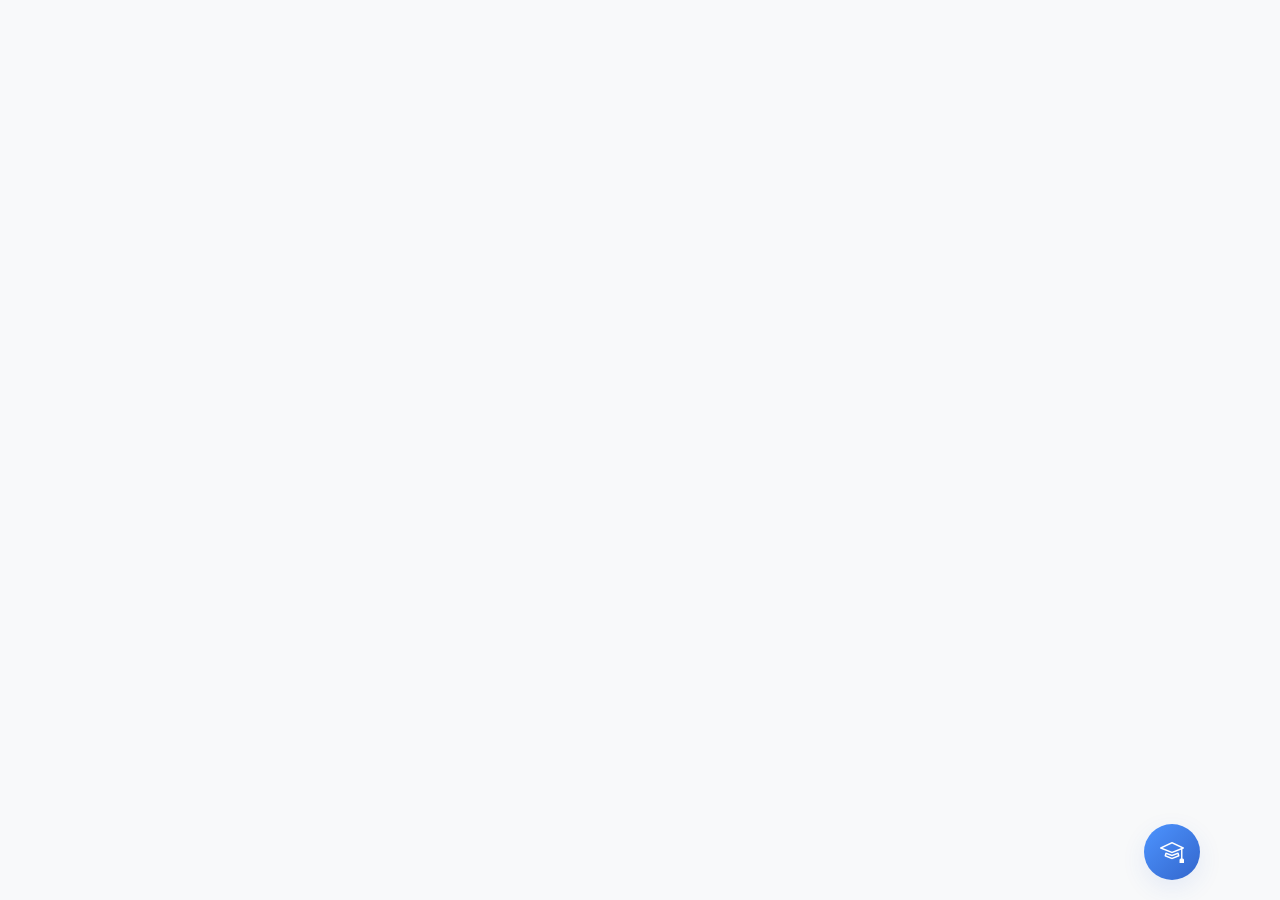
<file: images/course1.html>
<!DOCTYPE html>
<html lang="en">
<head>
<meta charset="UTF-8">
<meta name="viewport" content="width=device-width, initial-scale=1.0">
<title>Course Support Widget</title>
<link href="https://cdn.jsdelivr.net/npm/bootstrap-icons@1.11.0/font/bootstrap-icons.css" rel="stylesheet">
<link rel="stylesheet" href="https://cdnjs.cloudflare.com/ajax/libs/font-awesome/6.4.0/css/all.min.css">
<style>
/* Core brand & surface */
:root{
--brand: #ffffff;
--bg: #f8f9fa;
--panel: rgba(255, 255, 255, 0.95);
--panel-2: rgba(240, 248, 255, 0.9);
--text: #1a365d; /* Darker blue for better contrast in light mode */
--muted: #6c757d;
--line: rgba(51, 102, 204, 0.2);
--accent: #4d94ff;
--accent-light: #e6f0ff;
/* Bubbles */
--user: #3366cc;
--bot: rgba(255, 255, 255, 0.95);
/* Effects */
--shadow-1: 0 4px 12px rgba(51, 102, 204, 0.15);
--shadow-2: 0 8px 24px rgba(51, 102, 204, 0.1);
--radius-xl: 18px;
--radius-lg: 14px;
--radius-md: 12px;
--radius-sm: 8px;
/* Gradients */
--grad-brand: linear-gradient(135deg, #e6f0ff 0%, #f0f7ff 100%);
--grad-fab: linear-gradient(135deg, #4d94ff 0%, #3366cc 100%);
--grad-header: linear-gradient(135deg, #ffffff 0%, #f0f7ff 100%);
--grad-enrollment: linear-gradient(135deg, #4d94ff 0%, #3366cc 100%);
}
/* Widget-specific dark theme */
#chatWidget[data-theme="dark"] {
--bg: #1a1f2e;
--panel: rgba(30, 40, 60, 0.95);
--panel-2: rgba(40, 50, 70, 0.9);
--text: #ffffff; /* White text for better contrast in dark mode */
--muted: #b8c5d6; /* Lighter muted text for dark mode */
--line: rgba(255, 255, 255, 0.15);
--accent: #5b9dff;
--accent-light: rgba(91, 157, 255, 0.15);
--bot: rgba(40, 50, 70, 0.95);
--shadow-1: 0 4px 12px rgba(0, 0, 0, 0.3);
--shadow-2: 0 8px 24px rgba(0, 0, 0, 0.4);
--grad-brand: linear-gradient(135deg, #2a3f5f 0%, #1e283c 100%);
--grad-fab: linear-gradient(135deg, #5b9dff 0%, #3366cc 100%);
--grad-header: linear-gradient(135deg, #2a3f5f 0%, #1e283c 100%);
--grad-enrollment: linear-gradient(135deg, #5b9dff 0%, #3366cc 100%);
}
/* Global styles */
body {
  font-family: 'Segoe UI', Tahoma, Geneva, Verdana, sans-serif;
  margin: 0;
  padding: 0;
  background-color: #f8f9fa;
  color: #333;
  transition: none;
}
/* ================= Floating Button ================= */
#chatBtn{
position: fixed; inset: auto 20px 20px auto;
width: 56px; height: 56px; border-radius: 50%;
border: none; cursor: pointer; z-index: 1000; margin-right: 60px;
background: var(--grad-fab); color: #ffffff;
box-shadow: var(--shadow-2);
display:grid; place-items:center; font-size:24px;
transform: translateZ(0);
transition: all 0.3s ease;
}
#chatBtn:hover{ filter:brightness(1.1); transform: translateY(-3px) scale(1.05); }
#chatBtn:active{ transform: translateY(0) scale(0.98); }
/* ================= Widget Shell ================= */
#chatWidget{
position: fixed; right: 82px; bottom: 80px; width: 380px; max-width: calc(100vw - 24px);
height: 520px; max-height: calc(100vh - 120px);
background: var(--panel);
border: 1px solid var(--line);
border-radius: var(--radius-xl);
box-shadow: var(--shadow-2);
overflow: hidden; display:none; flex-direction: column; z-index: 1001;
backdrop-filter: blur(8px);
animation: slideUp .35s ease both;
transition: all 0.3s ease;
}
#chatWidget.expanded {
  width: 480px;
  height: 620px;
}
@keyframes slideUp{
from{ opacity:0; transform: translateY(10px) scale(.98); }
to{ opacity:1; transform: translateY(0) scale(1); }
}
/* ================= Header ================= */
#chatHeader{
position: relative;
background: var(--grad-header);
color: var(--text); padding: 16px 16px 14px 16px;
display:flex; align-items:center; gap:12px; justify-content:space-between;
border-bottom: 1px solid var(--line);
}
.header-left{ display:flex; gap:12px; align-items:center; }
.brand-dot{
width:38px; height:38px; border-radius:12px; background: var(--accent-light);
display:grid; place-items:center; backdrop-filter: blur(2px);
}
.brand-dot i{ font-size:14px; color: var(--accent); }
.title-wrap{ line-height: 1.2; }
.title-wrap .h{
font-weight:700; font-size:15px; letter-spacing:.3px;
color: var(--text);
}
.title-wrap .s{
font-size:12px; opacity:.8;
color: var(--muted);
}
.header-actions{
display:flex; gap:8px; align-items:center;
}
.icon-btn{
background: var(--panel-2);
color: var(--text); border:1px solid var(--line);
width:36px; height:36px; border-radius:10px;
display:grid; place-items:center; cursor:pointer;
transition:.2s ease;
}
.icon-btn:hover{ background: var(--accent-light); transform: translateY(-1px); }
.icon-btn:active{ transform: none; }
.tabs{
position:absolute; left:16px; right:16px; bottom:-50px;
display:flex; gap:8px; padding:6px; border-radius:12px;
background: var(--panel-2);
border:1px solid var(--line);
backdrop-filter: blur(6px);
box-shadow: var(--shadow-1);
}
.tab-btn{
flex:1; font-size:12px; padding:8px 10px; border-radius:10px;
color: var(--text); text-align:center; cursor:pointer; user-select:none; opacity:.85;
transition: all 0.2s ease;
}
.tab-btn.active{ background: var(--accent-light); font-weight:700; opacity:1; color: var(--accent); }
.tab-btn:hover { opacity: 1; }
/* ================= Topics Menu ================= */
.topics-menu {
  position: absolute;
  top: 100%;
  right: 0;
  margin-top: 5px;
  width: 220px;
  background: var(--panel);
  border: 1px solid var(--line);
  border-radius: var(--radius-lg);
  box-shadow: var(--shadow-2);
  padding: 8px;
  z-index: 1003;
  display: none;
}
.topics-menu.show {
  display: block;
}
.topics-menu-item {
  padding: 8px 12px;
  border-radius: var(--radius-sm);
  cursor: pointer;
  font-size: 13px;
  color: var(--text);
  transition: all 0.2s;
  display: flex;
  align-items: center;
  gap: 8px;
}
.topics-menu-item:hover {
  background: var(--accent-light);
}
.topics-menu-divider {
  height: 1px;
  background: var(--line);
  margin: 6px 0;
}
/* ================= Body ================= */
#chatBody{
margin-top: 60px; /* space for tabs overlap */
flex:1; padding: 12px 12px 12px 12px; overflow:auto; background: transparent;
transition: margin-top 0.3s ease;
}
#chatBody.no-tabs {
  margin-top: 0;
}
/* Message bubble */
.msg{ margin:12px 0; display:flex; flex-direction:column; gap:6px; }
.message-bubble{
max-width: 86%; padding: 12px 16px; margin-top: 8px; border-radius: 18px;
border:1px solid var(--line); background: var(--bot);
box-shadow: var(--shadow-1);
color: var(--text);
font-size: 14px;
line-height: 1.4;
}
.bot .message-bubble{ align-self:flex-start; }
.user .message-bubble{ align-self:flex-end; background: var(--user); color:#ffffff; border:none; }
.message-time{
font-size: 11px; color: var(--muted);
}
.user .message-time{ align-self:flex-end; }
.bot .message-time{ align-self:flex-start; }
/* Typing */
.typing{
display:inline-flex; gap:6px; padding:10px 14px; border-radius:16px;
border:1px dashed var(--line); background: var(--panel-2);
align-self:flex-start; box-shadow: var(--shadow-1);
}
.dot{ width:8px; height:8px; border-radius:50%; background: var(--accent); animation: bl 1.2s infinite; }
.dot:nth-child(2){ animation-delay:.15s; }
.dot:nth-child(3){ animation-delay:.3s; }
@keyframes bl{ 0%,80%,100%{opacity:.25} 40%{opacity:1} }
.chat-sticker{ max-width: 180px; border-radius: 12px; margin-top:6px; }
/* ================= Input Area ================= */
#chatInputArea{
display:flex; gap:8px; padding:12px; border-top: 1px solid var(--line);
background: var(--panel);
}
#chatInputWrapper {
  flex:1;
  position: relative;
}
#chatInput{
width: 85%; padding: 12px 16px; border-radius: 18px; outline:none;
border:1px solid var(--line); background: var(--panel-2); color: var(--text);
transition: .18s ease; font-size:14px;
}
#chatInput:focus{ border-color: var(--accent); box-shadow: 0 0 0 4px rgba(77, 148, 255, 0.18); }
#chatInput:disabled {
  cursor: not-allowed;
  opacity: 0.7;
}
#sendBtn{
border:none; border-radius: 18px; padding: 0 18px; cursor:pointer;
background: var(--grad-fab); color:#ffffff; font-weight:600;
display:grid; place-items:center; box-shadow: var(--shadow-1);
min-width: 44px;
}
#sendBtn:hover{ filter:brightness(1.05); }
#sendBtn:disabled {
  cursor: not-allowed;
  opacity: 0.7;
}
/* Enhanced Input Area */
.input-actions {
  display: flex;
  gap: 6px;
  align-items: center;
}
.action-btn {
  width: 36px;
  height: 36px;
  border-radius: 50%;
  border: none;
  background: var(--panel-2);
  color: var(--text);
  display: flex;
  align-items: center;
  justify-content: center;
  cursor: pointer;
  transition: all 0.2s;
}
.action-btn:hover {
  background: var(--accent-light);
  transform: translateY(-1px);
}
/* Emoji Picker */
.emoji-picker {
  position: absolute;
  bottom: 70px;
  right: 20px;
  width: 280px;
  height: 200px;
  background: var(--panel);
  border: 1px solid var(--line);
  border-radius: var(--radius-lg);
  box-shadow: var(--shadow-2);
  padding: 10px;
  display: none;
  overflow-y: auto;
  z-index: 1002;
}
.emoji-picker.show {
  display: block;
}
.emoji-category {
  margin-bottom: 10px;
}
.emoji-category-title {
  font-size: 12px;
  font-weight: 600;
  color: var(--muted);
  margin-bottom: 5px;
}
.emoji-list {
  display: flex;
  flex-wrap: wrap;
  gap: 5px;
}
.emoji-item {
  width: 30px;
  height: 30px;
  display: flex;
  align-items: center;
  justify-content: center;
  border-radius: var(--radius-sm);
  cursor: pointer;
  font-size: 16px;
  transition: all 0.2s;
}
.emoji-item:hover {
  background: var(--accent-light);
  transform: scale(1.2);
}
/* File Upload */
.file-upload {
  position: absolute;
  bottom: 70px;
  right: 20px;
  width: 280px;
  background: var(--panel);
  border: 1px solid var(--line);
  border-radius: var(--radius-lg);
  box-shadow: var(--shadow-2);
  padding: 15px;
  display: none;
  z-index: 1002;
}
.file-upload.show {
  display: block;
}
.file-upload-area {
  border: 2px dashed var(--line);
  border-radius: var(--radius-md);
  padding: 20px;
  text-align: center;
  cursor: pointer;
  transition: all 0.2s;
}
.file-upload-area:hover {
  border-color: var(--accent);
  background: var(--accent-light);
}
.file-upload-area i {
  font-size: 24px;
  color: var(--accent);
  margin-bottom: 10px;
}
.file-upload-area p {
  margin: 0;
  font-size: 14px;
  color: var(--text);
}
.file-upload input[type="file"] {
  display: none;
}
.file-list {
  margin-top: 10px;
}
.file-item {
  display: flex;
  align-items: center;
  justify-content: space-between;
  padding: 8px;
  background: var(--panel-2);
  border-radius: var(--radius-sm);
  margin-bottom: 5px;
}
.file-name {
  font-size: 13px;
  color: var(--text);
  overflow: hidden;
  text-overflow: ellipsis;
  white-space: nowrap;
  max-width: 180px;
}
.file-remove {
  color: var(--muted);
  cursor: pointer;
  transition: color 0.2s;
}
.file-remove:hover {
  color: #ff5252;
}
/* Quick Replies */
.quick-replies {
  display: flex;
  flex-wrap: wrap;
  gap: 8px;
  padding: 8px 12px;
  background: var(--panel);
  border-top: 1px solid var(--line);
}
.quick-reply {
  padding: 6px 12px;
  border-radius: 16px;
  background: var(--panel-2);
  border: 1px solid var(--line);
  color: var(--text);
  font-size: 13px;
  cursor: pointer;
  transition: all 0.2s;
}
.quick-reply:hover {
  background: var(--accent-light);
  transform: translateY(-1px);
}
/* ================= FAQ view (clean & compact) ================= */
.faq-wrap{ display:flex; flex-direction:column; gap:6px; }
.faq-search{
display:flex; gap:6px; align-items:center; padding:10px 12px;
border:1px solid var(--line); border-radius: var(--radius-md); background: var(--bot);
position:sticky;
}
.faq-search input{
flex:1; border:none; background:transparent; outline:none; color:var(--text);
font-size:14px;
}
.faq-category{
border:1px solid var(--line); background: rgb(120, 178, 197); border-radius: var(--radius-md);
padding: 12px 14px; font-size: 14px; display:flex; justify-content:space-between; align-items:center;
cursor:pointer; transition: .18s ease;
}
.faq-category:hover{ transform: translateY(-1px); box-shadow: var(--shadow-1); }
.faq-category .left{ display:flex; gap:10px; align-items:center; }
.faq-category small{ color: var(--muted); font-weight:500; }
.faq-accordion{ padding: 8px 8px 2px 8px; display:none; }
.faq-accordion.open{ display:block; }
.faq-question{
background: var(--panel-2); border:1px dashed var(--line); border-radius: var(--radius-sm);
padding:10px 12px; font-size: 13px; margin:6px 0; cursor:pointer;
transition:.16s ease;
}
.faq-question:hover{ background: var(--accent-light); transform: translateY(-1px); }
/* ================= Contact Form Styles ================= */
.contact-form {
  padding: 15px;
  background: var(--bot);
  border-radius: var(--radius-lg);
  margin: 10px;
  border: 1px solid var(--line);
}
.form-group {
  margin-bottom: 12px;
}
.form-group label {
  display: block;
  margin-bottom: 4px;
  font-size: 13px;
  color: var(--text);
  font-weight: 600;
}
.form-control {
  width: 100%;
  padding: 8px 10px;
  border-radius: var(--radius-sm);
  border: 1px solid var(--line);
  background: var(--panel-2);
  color: var(--text);
  font-size: 13px;
  transition: all 0.2s;
}
.form-control:focus {
  outline: none;
  border-color: var(--accent);
  box-shadow: 0 0 0 3px rgba(77, 148, 255, 0.2);
}
.form-control select {
  cursor: pointer;
}
.form-actions {
  display: flex;
  gap: 10px;
  margin-top: 15px;
}
.btn {
  padding: 8px 12px;
  border-radius: var(--radius-sm);
  border: none;
  cursor: pointer;
  font-weight: 600;
  font-size: 13px;
  transition: all 0.2s;
  flex: 1;
}
.btn-primary {
  background: var(--grad-fab);
  color: #ffffff;
}
.btn-primary:hover {
  filter: brightness(1.05);
  transform: translateY(-1px);
}
.btn-secondary {
  background: var(--panel);
  color: var(--text);
  border: 1px solid var(--line);
}
.btn-secondary:hover {
  background: var(--panel-2);
}
.success-message {
  padding: 12px;
  background: rgba(72, 187, 120, 0.2);
  border: 1px solid rgba(72, 187, 120, 0.5);
  border-radius: var(--radius-md);
  color: #2f855a;
  text-align: center;
  margin: 10px;
  display: none;
  font-size: 13px;
}
/* ================= Course Cards ================= */
.course-cards {
  display: flex;
  flex-direction: column;
  gap: 14px;
  padding: 12px;
}
.course-card {
  background: var(--bot);
  border-radius: var(--radius-md);
  padding: 14px;
  border: 1px solid var(--line);
  transition: all 0.2s;
}
.course-card:hover {
  transform: translateY(-2px);
  box-shadow: var(--shadow-1);
}
.course-card-header {
  display: flex;
  justify-content: space-between;
  align-items: center;
  margin-bottom: 10px;
}
.course-title {
  font-weight: 600;
  font-size: 15px;
  color: var(--text);
}
.course-duration {
  font-size: 12px;
  color: var(--muted);
  background: var(--panel-2);
  padding: 3px 8px;
  border-radius: 20px;
}
.course-description {
  font-size: 13px;
  color: var(--muted);
  margin-bottom: 10px;
}
.course-footer {
  display: flex;
  justify-content: space-between;
  align-items: center;
}
.course-price {
  font-weight: 600;
  color: var(--accent);
}
/* Demo Button */
.demo-btn {
  padding: 6px 12px;
  border-radius: 16px;
  background: var(--grad-fab);
  color: #ffffff;
  font-size: 12px;
  font-weight: 600;
  cursor: pointer;
  transition: all 0.2s;
  border: none;
  display: flex;
  align-items: center;
  gap: 4px;
}
.demo-btn:hover {
  filter: brightness(1.1);
  transform: translateY(-1px);
}
/* Modern Date/Time Picker */
.datetime-picker-modern {
  margin-top: 12px;
  border-radius: var(--radius-md);
  background: var(--panel-2);
  border: 1px solid var(--line);
  padding: 15px;
  box-shadow: var(--shadow-1);
  width: 100%;
  max-width: 320px;
  box-sizing: border-box;
}
.datetime-picker-modern h5 {
  margin: 0 0 12px 0;
  font-size: 14px;
  color: var(--text);
  text-align: center;
  font-weight: 600;
}
.datetime-row {
  display: flex;
  gap: 10px;
  margin-bottom: 12px;
}
.datetime-input-group {
  flex: 1;
  display: flex;
  flex-direction: column;
  gap: 4px;
}
.datetime-input-label {
  font-size: 11px;
  color: var(--muted);
  display: flex;
  align-items: center;
  gap: 4px;
}
.datetime-input-field {
  width: 100%;
  padding: 8px 10px;
  border-radius: var(--radius-sm);
  border: 1px solid var(--line);
  background: var(--panel);
  color: var(--text);
  font-size: 13px;
  transition: all 0.2s;
  box-sizing: border-box;
}
.datetime-input-field:focus {
  outline: none;
  border-color: var(--accent);
  box-shadow: 0 0 0 2px rgba(77, 148, 255, 0.2);
}
.datetime-schedule-btn {
  width: 100%;
  padding: 8px 12px;
  border-radius: var(--radius-sm);
  border: none;
  background: var(--grad-fab);
  color: #ffffff;
  font-weight: 600;
  font-size: 13px;
  cursor: pointer;
  transition: all 0.2s;
  box-sizing: border-box;
}
.datetime-schedule-btn:hover {
  filter: brightness(1.05);
}
/* ================= Welcome Form ================= */
.welcome-form-container {
  padding: 15px;
  background: var(--panel-2);
  border-radius: var(--radius-lg);
  border: 1px solid var(--line);
  margin: 0px;
  box-shadow: var(--shadow-1);
}
.welcome-form-container h4 {
  margin: 0 0 15px 0;
  color: white;
  font-size: 16px;
  text-align: center;
  padding: 10px;
  border-radius: var(--radius-md);
  background: var(--grad-enrollment);
  box-shadow: var(--shadow-1);
  letter-spacing: 0.5px;
  font-weight: 600;
  text-shadow: 0 1px 2px rgba(0, 0, 0, 0.1);
}
.welcome-form-container p {
  margin: 0 0 15px 0;
  color: var(--muted);
  font-size: 13px;
  text-align: center;
}
/* ================= Mobile ================= */
@media (max-width: 600px){
#chatWidget{ right: 0; bottom: 0; width: 100%; height: 100%; max-height: 100%; border-radius: 0; }
#chatBtn{ right: 18px; bottom: 18px; }
}
</style>
</head>
<body>
<!-- Floating Button -->
<button id="chatBtn" aria-label="Open course support" title="Course Support">
<i class="bi bi-mortarboard"></i>
</button>
<!-- Chat Widget -->
<div id="chatWidget" aria-live="polite">
<div id="chatHeader">
<div class="header-left">
<div class="brand-dot"><i class="bi bi-mortarboard"></i></div>
<div class="title-wrap">
<div class="h">Course Support</div>
<div class="s">Enrollment • Academic Help</div>
</div>
</div>
<div class="header-actions">
<button class="icon-btn" id="clearChatBtn" title="Clear chat" aria-label="Clear chat"><i class="bi bi-trash"></i></button>
<button class="icon-btn" id="themeToggleBtn" title="Toggle theme" aria-label="Toggle theme"><i class="bi bi-moon-stars"></i></button>
<button class="icon-btn" id="expandWidgetBtn" title="Expand widget" aria-label="Expand widget"><i class="bi bi-arrows-angle-expand"></i></button>
<button class="icon-btn" id="topicsMenuBtn" title="Topics menu" aria-label="Topics menu"><i class="bi bi-list-ul"></i></button>
<button class="icon-btn" id="closeWidgetBtn" title="Minimize" aria-label="Minimize"><i class="bi bi-dash-lg"></i></button>
<!-- Topics Menu -->
<div class="topics-menu" id="topicsMenu">
  <div class="topics-menu-item" data-value="chat">
    <i class="bi bi-chat-dots"></i> Chat Panel
  </div>
  <div class="topics-menu-item" data-value="courses">
    <i class="bi bi-book"></i> Courses Panel
  </div>
  <div class="topics-menu-item" data-value="faq">
    <i class="bi bi-question-circle"></i> FAQ Panel
  </div>
  <div class="topics-menu-divider"></div>
  <div class="topics-menu-item" data-value="Courses">
    <i class="bi bi-book"></i> Courses (Topic)
  </div>
  <div class="topics-menu-item" data-value="Fees">
    <i class="bi bi-currency-dollar"></i> Fees & Scholarships
  </div>
  <div class="topics-menu-item" data-value="Schedule">
    <i class="bi bi-calendar3"></i> Schedule
  </div>
  <div class="topics-menu-item" data-value="Certificates">
    <i class="bi bi-award"></i> Certificates
  </div>
  <div class="topics-menu-item" data-value="Instructors">
    <i class="bi bi-person-badge"></i> Instructors
  </div>
  <div class="topics-menu-item" data-value="Contact">
    <i class="bi bi-telephone"></i> Contact Us
  </div>
  <div class="topics-menu-item" data-value="Technical">
    <i class="bi bi-gear"></i> Technical Support
  </div>
  <div class="topics-menu-item" data-value="Resources">
    <i class="bi bi-tools"></i> Resources
  </div>
</div>
</div>
<div class="tabs" id="tabsContainer">
<div class="tab-btn active" data-tab="chat">💬 Chat</div>
<div class="tab-btn" data-tab="courses">📚 Courses</div>
<div class="tab-btn" data-tab="faq">📖 FAQ</div>
</div>
</div>
<div id="chatBody"></div>
<div class="quick-replies" id="quickReplies">
  <div class="quick-reply" data-message="Tell me about your courses">Tell me about your courses</div>
  <div class="quick-reply" data-message="How do I enroll?">How do I enroll?</div>
  <div class="quick-reply" data-message="What are the fees?">What are the fees?</div>
  <div class="quick-reply" data-message="Do you offer certificates?">Do you offer certificates?</div>
</div>
<div id="chatInputArea">
<div id="chatInputWrapper">
  <input type="text" id="chatInput" placeholder="Type a message..." />
</div>
<div class="input-actions">
  <button class="action-btn" id="emojiBtn" title="Add emoji"><i class="far fa-smile"></i></button>
  <button class="action-btn" id="attachBtn" title="Attach file"><i class="fas fa-paperclip"></i></button>
</div>
<button id="sendBtn" title="Send">➤</button>
</div>
<!-- Emoji Picker -->
<div class="emoji-picker" id="emojiPicker">
  <div class="emoji-category">
    <div class="emoji-category-title">Smileys</div>
    <div class="emoji-list">
      <div class="emoji-item">😀</div>
      <div class="emoji-item">😃</div>
      <div class="emoji-item">😄</div>
      <div class="emoji-item">😁</div>
      <div class="emoji-item">😅</div>
      <div class="emoji-item">😂</div>
      <div class="emoji-item">🤣</div>
      <div class="emoji-item">😊</div>
      <div class="emoji-item">😇</div>
      <div class="emoji-item">🙂</div>
      <div class="emoji-item">😉</div>
      <div class="emoji-item">😌</div>
      <div class="emoji-item">😍</div>
      <div class="emoji-item">🥰</div>
      <div class="emoji-item">😘</div>
      <div class="emoji-item">😗</div>
      <div class="emoji-item">😙</div>
      <div class="emoji-item">😚</div>
      <div class="emoji-item">😋</div>
      <div class="emoji-item">😛</div>
    </div>
  </div>
  <div class="emoji-category">
    <div class="emoji-category-title">Gestures</div>
    <div class="emoji-list">
      <div class="emoji-item">👍</div>
      <div class="emoji-item">👎</div>
      <div class="emoji-item">👌</div>
      <div class="emoji-item">✌️</div>
      <div class="emoji-item">🤞</div>
      <div class="emoji-item">🤟</div>
      <div class="emoji-item">🤘</div>
      <div class="emoji-item">🤙</div>
      <div class="emoji-item">👈</div>
      <div class="emoji-item">👉</div>
      <div class="emoji-item">👆</div>
      <div class="emoji-item">👇</div>
      <div class="emoji-item">☝️</div>
      <div class="emoji-item">✋</div>
      <div class="emoji-item">🤚</div>
      <div class="emoji-item">🖐️</div>
      <div class="emoji-item">🖖</div>
      <div class="emoji-item">👋</div>
      <div class="emoji-item">🤏</div>
      <div class="emoji-item">💪</div>
    </div>
  </div>
  <div class="emoji-category">
    <div class="emoji-category-title">Education</div>
    <div class="emoji-list">
      <div class="emoji-item">🎓</div>
      <div class="emoji-item">📚</div>
      <div class="emoji-item">📖</div>
      <div class="emoji-item">📝</div>
      <div class="emoji-item">🔍</div>
      <div class="emoji-item">💡</div>
      <div class="emoji-item">🧠</div>
      <div class="emoji-item">🏫</div>
      <div class="emoji-item">🏛️</div>
      <div class="emoji-item">📐</div>
      <div class="emoji-item">📏</div>
      <div class="emoji-item">🧮</div>
      <div class="emoji-item">📊</div>
      <div class="emoji-item">📈</div>
      <div class="emoji-item">📉</div>
      <div class="emoji-item">🗂️</div>
      <div class="emoji-item">📁</div>
      <div class="emoji-item">📂</div>
      <div class="emoji-item">🗃️</div>
      <div class="emoji-item">🗄️</div>
    </div>
  </div>
</div>
<!-- File Upload -->
<div class="file-upload" id="fileUpload">
  <div class="file-upload-area" id="fileUploadArea">
    <i class="fas fa-cloud-upload-alt"></i>
    <p>Drag & drop files here or click to browse</p>
    <input type="file" id="fileInput" multiple>
  </div>
  <div class="file-list" id="fileList"></div>
</div>
</div>
<script>
/* ========= DOM refs ========= */
const chatBtn = document.getElementById('chatBtn');
const chatWidget = document.getElementById('chatWidget');
const closeWidgetBtn = document.getElementById('closeWidgetBtn');
const themeToggleBtn = document.getElementById('themeToggleBtn');
const clearChatBtn = document.getElementById('clearChatBtn');
const expandWidgetBtn = document.getElementById('expandWidgetBtn');
const topicsMenuBtn = document.getElementById('topicsMenuBtn');
const topicsMenu = document.getElementById('topicsMenu');
const chatBody = document.getElementById('chatBody');
const chatInput = document.getElementById('chatInput');
const chatInputWrapper = document.getElementById('chatInputWrapper');
const sendBtn = document.getElementById('sendBtn');
const tabButtons = document.querySelectorAll('.tab-btn');
const tabsContainer = document.getElementById('tabsContainer');
const quickReplies = document.getElementById('quickReplies');
const emojiBtn = document.getElementById('emojiBtn');
const emojiPicker = document.getElementById('emojiPicker');
const attachBtn = document.getElementById('attachBtn');
const fileUpload = document.getElementById('fileUpload');
const fileUploadArea = document.getElementById('fileUploadArea');
const fileInput = document.getElementById('fileInput');
const fileList = document.getElementById('fileList');
const chatInputArea = document.getElementById('chatInputArea');
/* ========= LocalStorage helpers ========= */
const LS = {
open: 'course_v3_open',
history: 'course_v3_history',
theme: 'course_v3_theme',
view: 'course_v3_view',
expanded: 'course_v3_expanded',
formSubmitted: 'course_v3_form_submitted',
sessionStart: 'course_v3_session_start'
};
const safeParse = (raw, fallback) => {
if (!raw) return fallback;
try {
const parsed = JSON.parse(raw);
return Array.isArray(parsed) ? parsed : fallback;
} catch (e) {
console.warn('LocalStorage parse failed, resetting key:', e);
return fallback;
}
};
/* ========= Session Management ========= */
// Check if this is a new session (page load)
const isNewSession = !localStorage.getItem(LS.sessionStart) || 
                    (Date.now() - parseInt(localStorage.getItem(LS.sessionStart)) > 300000); // 5 minutes
if (isNewSession) {
  // Reset form submission state for new session
  localStorage.setItem(LS.formSubmitted, 'false');
  localStorage.setItem(LS.sessionStart, Date.now().toString());
}
/* ========= Theme autodetect & set ========= */
const prefersDark = window.matchMedia && window.matchMedia('(prefers-color-scheme: dark)').matches;
const savedTheme = localStorage.getItem(LS.theme);
const currentTheme = savedTheme ? savedTheme : (prefersDark ? 'dark' : 'light');
/* ========= Sounds ========= */
let sendSound, receiveSound;
try {
  sendSound = new Audio('https://assets.mixkit.co/sfx/preview/mixkit-arcade-game-jump-coin-216.mp3');
  receiveSound = new Audio('https://assets.mixkit.co/sfx/preview/mixkit-unlock-game-notification-253.mp3');
} catch (e) {
  console.warn('Audio files could not be loaded:', e);
  // Create dummy audio objects to prevent errors
  sendSound = { play: () => {} };
  receiveSound = { play: () => {} };
}
/* ========= Course Data ========= */
const courseData = [
  {
    id: 'full-stack-python',
    title: 'Full Stack Python',
    duration: '16 weeks',
    price: '$399',
    description: 'Master front-end & back-end development with Python, Django, and React to build dynamic web applications. Get hands-on training, real-time projects, and 100% placement assistance from the best software training institute in Coimbatore!'
  },
  {
    id: 'full-stack-java',
    title: 'Full Stack Java',
    duration: '16 weeks',
    price: '$399',
    description: 'Learn to build powerful web applications using Java, Spring Boot, and Angular with hands-on coding and real-time projects. Get expert training, industry-recognized certification, and 100% placement support from the best software training institute in Coimbatore!'
  },
  {
    id: 'full-time-full-stack-python',
    title: 'Full Time Full Stack Python',
    duration: '20 weeks',
    price: '$499',
    description: 'Become a job-ready Full Stack Python Developer with in-depth training in Python, Django, React, and databases. Gain real-time project experience, career mentoring, and 100% placement support from the best software training institute in Coimbatore!'
  },
  {
    id: 'full-stack-mern',
    title: 'Full Stack Developer – MERN',
    duration: '14 weeks',
    price: '$349',
    description: 'Master MongoDB, Express.js, React, and Node.js to build scalable web applications from scratch. Get hands-on experience with live projects and industry-recognized certification to launch your career as a MERN Stack Developer!'
  },
  {
    id: 'digital-marketing',
    title: 'Digital Marketing',
    duration: '8 weeks',
    price: '$199',
    description: 'Learn SEO, Google Ads, Social Media Marketing, and more with practical case studies. This industry-focused digital marketing course prepares you for high-demand marketing roles with placement assistance!'
  },
  {
    id: 'digital-marketing-job-assured',
    title: 'Digital Marketing Job Assured',
    duration: '12 weeks',
    price: '$299',
    description: 'Unlock guaranteed job opportunities with our specialized job-assured digital marketing program, featuring real-world projects, certification, and placement support. Get trained by industry experts and land your dream job!'
  },
  {
    id: 'selenium-testing',
    title: 'Selenium Testing With Java',
    duration: '10 weeks',
    price: '$249',
    description: 'Master automation testing with Selenium and Java to become an expert QA Engineer. Get hands-on training and placement assistance with leading IT companies!'
  },
  {
    id: 'data-science-python',
    title: 'Data Science With Python',
    duration: '16 weeks',
    price: '$399',
    description: 'Learn machine learning, AI, and data analytics using Python with real-world projects. Become a certified data scientist with expert training and 100% job support in top companies!'
  },
  {
    id: 'full-stack-php',
    title: 'Full Stack PHP',
    duration: '12 weeks',
    price: '$299',
    description: 'Build dynamic websites and web applications using PHP, Laravel, and MySQL. Get expert-led training, real-time project experience, and placement assistance to kickstart your career in web development!'
  },
  {
    id: 'mobile-app-android',
    title: 'Mobile App Development Android',
    duration: '14 weeks',
    price: '$349',
    description: 'Master Android app development with Java and build high-performing mobile applications. Get hands-on training, live projects, and placement support in leading app development firms!'
  },
  {
    id: 'wordpress-course',
    title: 'WordPress Course',
    duration: '6 weeks',
    price: '$149',
    description: 'Learn to create stunning websites with WordPress, WP Bakery– no coding required! Gain practical experience, freelancing skills, and placement support from industry experts!'
  },
  {
    id: 'hr-course',
    title: 'HR Course',
    duration: '8 weeks',
    price: '$199',
    description: 'HR professional with in-depth training on recruitment, and HR policies. Get real-world case studies, certification, and career guidance to land HR roles in top companies!'
  },
  {
    id: 'student-career-club',
    title: 'Student Career Club',
    duration: 'Ongoing',
    price: '$99',
    description: 'Join our exclusive career club to network with industry experts, attend career workshops, and get job-ready. Get access to internships, mentorship, and career growth opportunities in IT and non-IT fields!'
  }
];
/* ========= Chat state ========= */
let currentView = localStorage.getItem(LS.view) || 'chat';
let chatHistory = safeParse(localStorage.getItem(LS.history), []);
let chatOpen = localStorage.getItem(LS.open) === 'true';
let widgetExpanded = localStorage.getItem(LS.expanded) === 'true';
let formSubmitted = localStorage.getItem(LS.formSubmitted) === 'true';
let attachedFiles = [];
let isSubmitting = false; // Flag to prevent multiple form submissions
let currentDemoCourse = null; // To store the course for which demo is requested
/* ========= Init ========= */
function initChat() {
// Apply theme to widget only
chatWidget.setAttribute('data-theme', currentTheme);
themeToggleBtn.innerHTML = currentTheme === 'dark' ? '<i class="bi bi-brightness-high"></i>' : '<i class="bi bi-moon-stars"></i>';
// open state
chatWidget.style.display = chatOpen ? 'flex' : 'none';
// expanded state
if (widgetExpanded) {
  chatWidget.classList.add('expanded');
  expandWidgetBtn.innerHTML = '<i class="bi bi-arrows-angle-contract"></i>';
}
// Hide tabs and quick replies if form not submitted
if (!formSubmitted) {
  tabsContainer.style.display = 'none';
  quickReplies.style.display = 'none';
  chatInputArea.style.display = 'none';
  chatBody.classList.add('no-tabs');
}
// render initial view based on form submission status
if (!formSubmitted) {
  renderWelcomeForm();
} else if (currentView === 'faq') {
  renderFAQ();
} else if (currentView === 'courses') {
  renderCourses();
} else {
  renderChatFromHistory();
  if (chatHistory.length === 0) {
    setTimeout(()=> botReply("Hello! 👋 Welcome to Course Support! How can I assist you today?"), 400);
  }
}
// Set the state of input, send button, and quick replies based on formSubmitted
if (formSubmitted) {
  document.getElementById('chatInput').disabled = false;
  document.getElementById('sendBtn').disabled = false;
  document.querySelectorAll('.quick-reply').forEach(reply => {
    reply.style.pointerEvents = 'auto';
    reply.style.opacity = '1';
  });
} else {
  document.getElementById('chatInput').disabled = true;
  document.getElementById('sendBtn').disabled = true;
  document.querySelectorAll('.quick-reply').forEach(reply => {
    reply.style.pointerEvents = 'none';
    reply.style.opacity = '0.5';
  });
}
// listeners
chatBtn.addEventListener('click', toggleChat);
closeWidgetBtn.addEventListener('click', toggleChat);
sendBtn.addEventListener('click', sendMessage);
chatInput.addEventListener('keypress', e => { if (e.key === 'Enter') sendMessage(); });
clearChatBtn.addEventListener('click', clearChatSafe);
themeToggleBtn.addEventListener('click', toggleTheme);
expandWidgetBtn.addEventListener('click', toggleWidgetSize);
tabButtons.forEach(btn => btn.addEventListener('click', ()=> switchTab(btn.dataset.tab)));
// Add click event listener to chat input wrapper
chatInputWrapper.addEventListener('click', function(e) {
  if (!formSubmitted) {
    alert('Please enroll first before you can send a message.');
    e.preventDefault();
    e.stopPropagation();
  }
});
// Topics menu
topicsMenuBtn.addEventListener('click', function(e) {
  if (!formSubmitted) {
    alert('Please enroll first before you can access topics menu.');
    e.preventDefault();
    e.stopPropagation();
    return;
  }
  e.stopPropagation();
  topicsMenu.classList.toggle('show');
  emojiPicker.classList.remove('show');
  fileUpload.classList.remove('show');
});
document.addEventListener('click', function(e) {
  if (!topicsMenuBtn.contains(e.target) && !topicsMenu.contains(e.target)) {
    topicsMenu.classList.remove('show');
  }
});
topicsMenu.addEventListener('click', function(e) {
  if (e.target.classList.contains('topics-menu-item')) {
    if (!formSubmitted) {
      alert('Please enroll first before you can send a message.');
      botReply("Please complete the enrollment form first to chat with us.");
      return;
    }
    
    const value = e.target.getAttribute('data-value');
    topicsMenu.classList.remove('show');
    
    // Check if it's a panel selection
    if (value === 'chat' || value === 'courses' || value === 'faq') {
      switchTab(value);
    } else {
      // It's a topic selection
      const question = value;
      addMessage(question, 'user');
      handleUserMessage(question);
    }
  }
});
// Quick replies
quickReplies.addEventListener('click', function(e) {
  if (e.target.classList.contains('quick-reply')) {
    if (!formSubmitted) {
      alert('Please enroll first before you can send a message.');
      botReply("Please complete the enrollment form first to chat with us.");
      return;
    }
    const message = e.target.getAttribute('data-message');
    addMessage(message, 'user');
    handleUserMessage(message);
  }
});
// Emoji picker
emojiBtn.addEventListener('click', function() {
  if (!formSubmitted) {
    alert('Please enroll first before you can use emojis.');
    return;
  }
  emojiPicker.classList.toggle('show');
  fileUpload.classList.remove('show');
  topicsMenu.classList.remove('show');
});
document.addEventListener('click', function(e) {
  if (!emojiBtn.contains(e.target) && !emojiPicker.contains(e.target)) {
    emojiPicker.classList.remove('show');
  }
});
emojiPicker.addEventListener('click', function(e) {
  if (e.target.classList.contains('emoji-item')) {
    const emoji = e.target.textContent;
    chatInput.value += emoji;
    chatInput.focus();
  }
});
// File upload
attachBtn.addEventListener('click', function() {
  if (!formSubmitted) {
    alert('Please enroll first before you can attach files.');
    return;
  }
  fileUpload.classList.toggle('show');
  emojiPicker.classList.remove('show');
  topicsMenu.classList.remove('show');
});
document.addEventListener('click', function(e) {
  if (!attachBtn.contains(e.target) && !fileUpload.contains(e.target)) {
    fileUpload.classList.remove('show');
  }
});
fileUploadArea.addEventListener('click', function() {
  fileInput.click();
});
fileInput.addEventListener('change', function() {
  handleFiles(this.files);
});
// Drag and drop
['dragenter', 'dragover', 'dragleave', 'drop'].forEach(eventName => {
  fileUploadArea.addEventListener(eventName, preventDefaults, false);
});
function preventDefaults(e) {
  e.preventDefault();
  e.stopPropagation();
}
['dragenter', 'dragover'].forEach(eventName => {
  fileUploadArea.addEventListener(eventName, highlight, false);
});
['dragleave', 'drop'].forEach(eventName => {
  fileUploadArea.addEventListener(eventName, unhighlight, false);
});
function highlight() {
  fileUploadArea.style.borderColor = 'var(--accent)';
  fileUploadArea.style.backgroundColor = 'var(--accent-light)';
}
function unhighlight() {
  fileUploadArea.style.borderColor = 'var(--line)';
  fileUploadArea.style.backgroundColor = 'transparent';
}
fileUploadArea.addEventListener('drop', function(e) {
  handleFiles(e.dataTransfer.files);
});
}
function toggleChat(){
chatOpen = !chatOpen;
chatWidget.style.display = chatOpen ? 'flex' : 'none';
localStorage.setItem(LS.open, chatOpen);
}
function toggleWidgetSize() {
  widgetExpanded = !widgetExpanded;
  chatWidget.classList.toggle('expanded');
  localStorage.setItem(LS.expanded, widgetExpanded);
  
  if (widgetExpanded) {
    expandWidgetBtn.innerHTML = '<i class="bi bi-arrows-angle-contract"></i>';
  } else {
    expandWidgetBtn.innerHTML = '<i class="bi bi-arrows-angle-expand"></i>';
  }
}
function switchTab(tab){
  if (!formSubmitted && tab !== 'chat') {
    alert('Please enroll first before you can access other features.');
    botReply("Please complete the enrollment form first to access other features.");
    return;
  }
  
  currentView = tab;
  localStorage.setItem(LS.view, tab);
  tabButtons.forEach(b => b.classList.toggle('active', b.dataset.tab === tab));
  if (tab === 'faq') renderFAQ(); 
  else if (tab === 'courses') renderCourses();
  else renderChatFromHistory();
}
function renderChatFromHistory(){
chatBody.innerHTML = '';
chatHistory.forEach(m => addMessage(m.text, m.sender, false, m.time));
}
/* ========= Welcome Form ========= */
function renderWelcomeForm() {
  chatBody.innerHTML = '';
  
  const formContainer = document.createElement('div');
  formContainer.className = 'welcome-form-container';
  
  const title = document.createElement('h4');
  title.textContent = 'Welcome to Course Support!';
  
  const description = document.createElement('p');
  description.textContent = 'Please complete this quick form to get started with our course support services.';
  
  const form = document.createElement('form');
  form.id = 'welcomeForm';
  
  // Name field
  const nameGroup = document.createElement('div');
  nameGroup.className = 'form-group';
  const nameLabel = document.createElement('label');
  nameLabel.textContent = 'Full Name';
  nameLabel.setAttribute('for', 'welcomeName');
  const nameInput = document.createElement('input');
  nameInput.type = 'text';
  nameInput.id = 'welcomeName';
  nameInput.className = 'form-control';
  nameInput.required = true;
  nameGroup.appendChild(nameLabel);
  nameGroup.appendChild(nameInput);
  form.appendChild(nameGroup);
  
  // Email field
  const emailGroup = document.createElement('div');
  emailGroup.className = 'form-group';
  const emailLabel = document.createElement('label');
  emailLabel.textContent = 'Email Address';
  emailLabel.setAttribute('for', 'welcomeEmail');
  const emailInput = document.createElement('input');
  emailInput.type = 'email';
  emailInput.id = 'welcomeEmail';
  emailInput.className = 'form-control';
  emailInput.required = true;
  emailGroup.appendChild(emailLabel);
  emailGroup.appendChild(emailInput);
  form.appendChild(emailGroup);
  
  // Phone field
  const phoneGroup = document.createElement('div');
  phoneGroup.className = 'form-group';
  const phoneLabel = document.createElement('label');
  phoneLabel.textContent = 'Phone Number';
  phoneLabel.setAttribute('for', 'welcomePhone');
  const phoneInput = document.createElement('input');
  phoneInput.type = 'tel';
  phoneInput.id = 'welcomePhone';
  phoneInput.className = 'form-control';
  phoneInput.placeholder = '(Optional)';
  phoneGroup.appendChild(phoneLabel);
  phoneGroup.appendChild(phoneInput);
  form.appendChild(phoneGroup);
  
  // Interest field
  const interestGroup = document.createElement('div');
  interestGroup.className = 'form-group';
  const interestLabel = document.createElement('label');
  interestLabel.textContent = 'Area of Interest';
  interestLabel.setAttribute('for', 'welcomeInterest');
  const interestSelect = document.createElement('select');
  interestSelect.id = 'welcomeInterest';
  interestSelect.className = 'form-control';
  interestSelect.required = true;
  const interests = [
    { value: '', text: 'Select an area of interest...' },
    { value: 'full-stack-python', text: 'Full Stack Python' },
    { value: 'full-stack-java', text: 'Full Stack Java' },
    { value: 'full-stack-mern', text: 'MERN Stack Development' },
    { value: 'digital-marketing', text: 'Digital Marketing' },
    { value: 'data-science-python', text: 'Data Science' },
    { value: 'mobile-app-android', text: 'Mobile App Development' },
    { value: 'selenium-testing', text: 'Software Testing' },
    { value: 'hr-course', text: 'HR Management' },
    { value: 'other', text: 'Other' }
  ];
  interests.forEach(interest => {
    const option = document.createElement('option');
    option.value = interest.value;
    option.textContent = interest.text;
    interestSelect.appendChild(option);
  });
  interestGroup.appendChild(interestLabel);
  interestGroup.appendChild(interestSelect);
  form.appendChild(interestGroup);
  
  // Submit button
  const submitBtn = document.createElement('button');
  submitBtn.type = 'submit';
  submitBtn.className = 'btn btn-primary';
  submitBtn.textContent = 'Get Started';
  submitBtn.style.marginTop = '15px';
  submitBtn.style.width = '100%';
  form.appendChild(submitBtn);
  
  formContainer.appendChild(title);
  formContainer.appendChild(description);
  formContainer.appendChild(form);
  chatBody.appendChild(formContainer);
  
  // Form submission
  form.addEventListener('submit', function(e) {
    e.preventDefault();
    
    const name = document.getElementById('welcomeName').value;
    const email = document.getElementById('welcomeEmail').value;
    const phone = document.getElementById('welcomePhone').value;
    const interest = document.getElementById('welcomeInterest').value;
    
    // Save form submission
    formSubmitted = true;
    localStorage.setItem(LS.formSubmitted, 'true');
    
    // Show tabs, quick replies, and input area after form submission
    tabsContainer.style.display = 'flex';
    quickReplies.style.display = 'flex';
    chatInputArea.style.display = 'flex';
    chatBody.classList.remove('no-tabs');
    
    // Clear form and show welcome message
    chatBody.innerHTML = '';
    
    // Include phone in welcome message if provided
    let welcomeMessage = `Thank you, ${name}! 👋 Welcome to our Course Support.`;
    if (phone) {
      welcomeMessage += ` We've recorded your phone number: ${phone}.`;
    }
    welcomeMessage += ` How can I assist you today?`;
    
    botReply(welcomeMessage);
    
    // Enable all features
    document.getElementById('chatInput').disabled = false;
    document.getElementById('sendBtn').disabled = false;
    document.querySelectorAll('.quick-reply').forEach(reply => {
      reply.style.pointerEvents = 'auto';
      reply.style.opacity = '1';
    });
  });
  
  // Disable other features until form is submitted
  document.getElementById('chatInput').disabled = true;
  document.getElementById('sendBtn').disabled = true;
  document.querySelectorAll('.quick-reply').forEach(reply => {
    reply.style.pointerEvents = 'none';
    reply.style.opacity = '0.5';
  });
}
/* ========= Chat helpers ========= */
function addMessage(text, sender='bot', save=true, isoTime){
// Always show in chat tab
if (currentView !== 'chat') switchTab('chat');
const msgDiv = document.createElement('div');
msgDiv.className = `msg ${sender}`;
const bubble = document.createElement('div');
bubble.className = 'message-bubble';
bubble.innerHTML = (sender==='bot') ? text : escapeHTML(text);
const time = document.createElement('div');
time.className = 'message-time';
const t = isoTime ? new Date(isoTime) : new Date();
time.textContent = t.toLocaleTimeString([], {hour:'2-digit', minute:'2-digit'});
msgDiv.appendChild(bubble);
msgDiv.appendChild(time);
chatBody.appendChild(msgDiv);
chatBody.scrollTop = chatBody.scrollHeight;
if (save){
chatHistory.push({ text, sender, time: new Date().toISOString() });
localStorage.setItem(LS.history, JSON.stringify(chatHistory));
}
}
function botReply(text, sticker){
// typing indicator
const typ = document.createElement('div');
typ.className = 'msg bot';
const tBubble = document.createElement('div');
tBubble.className = 'typing';
tBubble.innerHTML = '<span class="dot"></span><span class="dot"></span><span class="dot"></span>';
typ.appendChild(tBubble);
chatBody.appendChild(typ);
chatBody.scrollTop = chatBody.scrollHeight;
setTimeout(()=>{
typ.remove();
const msgDiv = document.createElement('div');
msgDiv.className = 'msg bot';
const bubble = document.createElement('div');
bubble.className = 'message-bubble';
bubble.innerHTML = text;
const time = document.createElement('div');
time.className = 'message-time';
time.textContent = new Date().toLocaleTimeString([], {hour:'2-digit', minute:'2-digit'});
msgDiv.appendChild(bubble);
if (sticker){
const img = document.createElement('img');
img.className = 'chat-sticker';
img.src = sticker;
img.alt = "";
msgDiv.appendChild(img);
}
msgDiv.appendChild(time);
chatBody.appendChild(msgDiv);
chatBody.scrollTop = chatBody.scrollHeight;
chatHistory.push({ text, sender:'bot', time: new Date().toISOString() });
localStorage.setItem(LS.history, JSON.stringify(chatHistory));
// Try to play sound with error handling
try {
  receiveSound.play().catch(e => console.warn('Could not play receive sound:', e));
} catch (e) {
  console.warn('Error playing receive sound:', e);
}
}, 850);
}
function sendMessage(){
  // Check if user has completed the enrollment form
  if (!formSubmitted) {
    // Show alert notification
    alert('Please enroll first before you can send a message.');
    
    // Also show bot reply for additional clarity
    botReply("Please complete the enrollment form first to chat with us.");
    return;
  }
  
  const text = chatInput.value.trim();
  if (!text) return;
  addMessage(text, 'user');
  chatInput.value = '';
  // Try to play sound with error handling
  try {
    sendSound.play().catch(e => console.warn('Could not play send sound:', e));
  } catch (e) {
    console.warn('Error playing send sound:', e);
  }
  handleUserMessage(text);
}
function handleUserMessage(text){
const lower = text.toLowerCase();
let response = "";
let sticker = "";
let showCourses = false;
let showDateTimePicker = false;

if (lower.includes('demo')) {
  response = "Great! I'd be happy to schedule a demo for you. Please select your preferred date and time:";
  showDateTimePicker = true;
} else if (lower.includes('enroll') || lower.includes('join') || lower.includes('register') || lower.includes('sign up')) {
response = "To enroll in one of our courses, please visit our website and complete the registration process. 📝 You can also request a demo for any course by typing 'demo' in the chat. Our team will contact you within 24 hours to finalize your enrollment.";
} else if (lower.includes('course') || lower.includes('class') || lower.includes('program')) {
response = "We offer a wide range of courses including Full Stack Python, Full Stack Java, MERN Stack Development, Digital Marketing, Data Science, Mobile App Development, and more. 📚 Would you like to see our course catalog?";
showCourses = true;
} else if (lower.includes('fee') || lower.includes('cost') || lower.includes('price') || lower.includes('payment')) {
response = "Course fees range from $99 to $499 depending on the course length and content. 💰 We offer flexible payment plans and scholarships for eligible students. Do you need information about a specific course?";
} else if (lower.includes('schedule') || lower.includes('time') || lower.includes('duration')) {
response = "Most courses are instructor-led with durations ranging from 6 weeks to 20 weeks. 📅 We also have ongoing programs like our Student Career Club. Some courses offer flexible scheduling for working professionals.";
} else if (lower.includes('certificate') || lower.includes('certification')) {
response = "Yes, we provide industry-recognized certificates of completion for all courses! 🎓 These certificates are valued by employers and can help you launch or advance your career.";
} else if (lower.includes('instructor') || lower.includes('teacher')) {
response = "Our instructors are industry professionals with extensive real-world experience in their fields. 👨‍🏫 They include senior developers, digital marketing experts, data scientists, and HR professionals who provide personalized guidance.";
} else if (lower.includes('contact') || lower.includes('support') || lower.includes('help')) {
response = "Our support team is available 24/7 through this chat! 📞 You can also email us at support@courses.com or call 1-800-COURSES during business hours.";
} else if (lower.includes('technical') || lower.includes('tech') || lower.includes('problem')) {
response = "For technical support, please describe your issue in detail. 💻 Our technical team is ready to help resolve any platform or access issues you're experiencing.";
} else if (lower.includes('resource') || lower.includes('material')) {
response = "All courses include comprehensive learning materials including video lectures, reading materials, quizzes, assignments, projects, and additional resources. 🔧 We also provide career resources and placement assistance.";
} else if (lower.includes('hello') || lower.includes('hi')) {
response = "Hello! 👋 Welcome to Course Support! How can I assist you with your learning journey today?";
sticker = "https://media.giphy.com/media/hvRJCLFzcasrR4ia7z/giphy.gif";
} else if (lower.includes('thank')) {
response = "You're welcome! 😊 Is there anything else I can help with regarding our courses?";
} else if (lower.includes('form') || lower.includes('application')) {
response = "To get started with our courses, please complete the initial registration form. Once completed, you'll have full access to all our support features.";
} else if (lower.includes('catalog') || lower.includes('list') || lower.includes('available')) {
response = "I can show you our course catalog! 📚 Just click on the 'Courses' tab inside the chat widget to browse all our available programs.";
showCourses = true;
} else {
response = "Thanks for your message! Our support team will get back to you shortly with information about our courses and enrollment process.";
}
const funEmojis = ["📚", "🎓", "👨‍🎓", "📝", "🔍", "💡", "🚀", "👍"];
response += " " + funEmojis[Math.floor(Math.random()*funEmojis.length)];
botReply(response, sticker);

if (showDateTimePicker) {
  setTimeout(() => {
    renderDateTimePicker();
  }, 1500);
}

if (showCourses) {
setTimeout(() => {
addMessage("I'll show you our course catalog now.", 'bot');
switchTab('courses');
}, 2000);
}
}
/* ========= File handling ========= */
function handleFiles(files) {
  if (files.length > 0) {
    for (let i = 0; i < files.length; i++) {
      const file = files[i];
      // Check file size (limit to 10MB)
      if (file.size > 10 * 1024 * 1024) {
        botReply(`File "${file.name}" is too large. Please select files smaller than 10MB.`);
        continue;
      }
      attachedFiles.push(file);
      addFileToList(file);
    }
    
    // Notify user
    const fileNames = Array.from(files).filter(file => file.size <= 10 * 1024 * 1024).map(file => file.name).join(', ');
    if (fileNames) {
      addMessage(`Attached files: ${fileNames}`, 'user');
      botReply(`Thank you for attaching files. I've received your files and will review them.`);
    }
  }
}
function addFileToList(file) {
  const fileItem = document.createElement('div');
  fileItem.className = 'file-item';
  
  const fileName = document.createElement('div');
  fileName.className = 'file-name';
  fileName.textContent = file.name;
  
  const fileSize = document.createElement('div');
  fileSize.className = 'file-size';
  fileSize.textContent = formatFileSize(file.size);
  fileSize.style.fontSize = '11px';
  fileSize.style.color = 'var(--muted)';
  
  const fileRemove = document.createElement('div');
  fileRemove.className = 'file-remove';
  fileRemove.innerHTML = '<i class="fas fa-times"></i>';
  fileRemove.addEventListener('click', function() {
    const index = attachedFiles.indexOf(file);
    if (index > -1) {
      attachedFiles.splice(index, 1);
      fileItem.remove();
    }
  });
  
  const fileInfo = document.createElement('div');
  fileInfo.style.display = 'flex';
  fileInfo.style.flexDirection = 'column';
  fileInfo.style.flex = '1';
  fileInfo.appendChild(fileName);
  fileInfo.appendChild(fileSize);
  
  fileItem.appendChild(fileInfo);
  fileItem.appendChild(fileRemove);
  fileList.appendChild(fileItem);
}
function formatFileSize(bytes) {
  if (bytes === 0) return '0 Bytes';
  const k = 1024;
  const sizes = ['Bytes', 'KB', 'MB', 'GB'];
  const i = Math.floor(Math.log(bytes) / Math.log(k));
  return parseFloat((bytes / Math.pow(k, i)).toFixed(2)) + ' ' + sizes[i];
}
/* ========= Courses Rendering ========= */
function renderCourses() {
  chatBody.innerHTML = '';
  const container = document.createElement('div');
  container.className = 'course-cards';
  const title = document.createElement('h3');
  title.textContent = 'Our Courses';
  title.style.marginTop = '0';
  title.style.marginBottom = '15px';
  title.style.color = 'var(--text)';
  title.style.textAlign = 'center';
  container.appendChild(title);
  courseData.forEach(course => {
    const card = document.createElement('div');
    card.className = 'course-card';
    
    const header = document.createElement('div');
    header.className = 'course-card-header';
    const titleEl = document.createElement('div');
    titleEl.className = 'course-title';
    titleEl.textContent = course.title;
    const duration = document.createElement('div');
    duration.className = 'course-duration';
    duration.textContent = course.duration;
    header.appendChild(titleEl);
    header.appendChild(duration);
    
    const description = document.createElement('div');
    description.className = 'course-description';
    description.textContent = course.description;
    
    const footer = document.createElement('div');
    footer.className = 'course-footer';
    
    const price = document.createElement('div');
    price.className = 'course-price';
    price.textContent = course.price;
    
    // Demo Button
    const demoBtn = document.createElement('button');
    demoBtn.className = 'demo-btn';
    demoBtn.innerHTML = '<i class="bi bi-calendar-event"></i> Request Demo';
    demoBtn.addEventListener('click', function() {
      currentDemoCourse = course.title;
      addMessage(`I would like to schedule a demo for ${course.title}`, 'user');
      botReply("Great! Please type 'demo' in the chat to schedule your demo session.");
    });
    
    footer.appendChild(price);
    footer.appendChild(demoBtn);
    
    card.appendChild(header);
    card.appendChild(description);
    card.appendChild(footer);
    container.appendChild(card);
  });
  chatBody.appendChild(container);
}
/* ========= FAQ Rendering ========= */
function renderFAQ(){
chatBody.innerHTML = '';
const wrap = document.createElement('div');
wrap.className = 'faq-wrap';
// Search bar
const search = document.createElement('div');
search.className = 'faq-search';
search.innerHTML = `<i class="bi bi-search"></i>
<input id="faqSearchInput" type="text" placeholder="Search FAQs...">`;
wrap.appendChild(search);
// Category blocks
faqData.forEach((cat, idx)=>{
const catEl = document.createElement('div');
catEl.className = 'faq-category';
catEl.innerHTML = `<div class="left"><span>${cat.category}</span></div>
<small><i class="bi bi-caret-down"></i></small>`;
wrap.appendChild(catEl);
const acc = document.createElement('div');
acc.className = 'faq-accordion';
cat.questions.forEach(item=>{
const q = document.createElement('div');
q.className = 'faq-question';
q.textContent = item.q;
q.addEventListener('click', ()=>{
addMessage(item.q, 'user');
botReply(item.a);
});
acc.appendChild(q);
});
wrap.appendChild(acc);
catEl.addEventListener('click', ()=>{
const opened = acc.classList.toggle('open');
catEl.querySelector('small').innerHTML = opened
? `<i class="bi bi-caret-up"></i>`
: `<i class="bi bi-caret-down"></i>`;
});
});
chatBody.appendChild(wrap);
// Search filter
const input = wrap.querySelector('#faqSearchInput');
input.addEventListener('input', ()=>{
const term = input.value.trim().toLowerCase();
const blocks = wrap.querySelectorAll('.faq-category');
const accordions = wrap.querySelectorAll('.faq-accordion');
faqData.forEach((cat, i)=>{
const showCat = cat.category.toLowerCase().includes(term) ||
cat.questions.some(q=> q.q.toLowerCase().includes(term));
blocks[i].style.display = showCat ? '' : 'none';
accordions[i].classList.toggle('open', term && showCat); // auto-open when search
});
});
}
/* ========= Modern Date/Time Picker ========= */
function renderDateTimePicker() {
  const pickerHTML = `
    <div class="datetime-picker-modern">
      <h5>Schedule Your Demo</h5>
      <div class="datetime-row">
        <div class="datetime-input-group">
          <div class="datetime-input-label">
            <i class="bi bi-calendar3"></i> Date
          </div>
          <input type="date" id="demo-date" class="datetime-input-field" min="${new Date().toISOString().split('T')[0]}">
        </div>
        <div class="datetime-input-group">
          <div class="datetime-input-label">
            <i class="bi bi-clock"></i> Time
          </div>
          <input type="time" id="demo-time" class="datetime-input-field">
        </div>
      </div>
      <button class="datetime-schedule-btn" id="schedule-demo-btn">Schedule Demo</button>
    </div>
  `;
  
  // Add the picker as a bot message
  const msgDiv = document.createElement('div');
  msgDiv.className = 'msg bot';
  const bubble = document.createElement('div');
  bubble.className = 'message-bubble';
  bubble.innerHTML = pickerHTML;
  const time = document.createElement('div');
  time.className = 'message-time';
  time.textContent = new Date().toLocaleTimeString([], {hour:'2-digit', minute:'2-digit'});
  msgDiv.appendChild(bubble);
  msgDiv.appendChild(time);
  chatBody.appendChild(msgDiv);
  chatBody.scrollTop = chatBody.scrollHeight;
  
  // Add event listeners after the picker is rendered
  setTimeout(() => {
    const scheduleBtn = document.getElementById('schedule-demo-btn');
    const dateInput = document.getElementById('demo-date');
    const timeInput = document.getElementById('demo-time');
    
    scheduleBtn.addEventListener('click', function() {
      if (dateInput.value && timeInput.value) {
        const selectedDateTime = new Date(`${dateInput.value}T${timeInput.value}`);
        const formattedDateTime = selectedDateTime.toLocaleString();
        
        let courseName = "a course";
        if (currentDemoCourse) {
          courseName = currentDemoCourse;
          currentDemoCourse = null; // Reset after use
        }
        
        addMessage(`Demo scheduled for ${courseName} on ${formattedDateTime}`, 'user');
        botReply(`Perfect! Your demo for ${courseName} has been scheduled for ${formattedDateTime}. Our team will send you a confirmation shortly. Is there anything else you'd like to know?`);
      } else {
        botReply("Please select both date and time to schedule your demo.");
      }
    });
  }, 100);
}
/* ========= Utilities ========= */
function clearChatSafe(){
  if (!confirm('Clear conversation? This will reset the chat and show the welcome form again.')) return;
  
  // Reset form submission state
  formSubmitted = false;
  localStorage.setItem(LS.formSubmitted, 'false');
  
  // Clear chat history
  chatHistory = [];
  localStorage.setItem(LS.history, JSON.stringify(chatHistory));
  
  // Reset session to show form again
  localStorage.setItem(LS.sessionStart, Date.now().toString());
  
  // Switch to chat tab and show welcome form
  currentView = 'chat';
  localStorage.setItem(LS.view, 'chat');
  tabButtons.forEach(b => b.classList.toggle('active', b.dataset.tab === 'chat'));
  
  // Hide tabs, quick replies, and input area again
  tabsContainer.style.display = 'none';
  quickReplies.style.display = 'none';
  chatInputArea.style.display = 'none';
  chatBody.classList.add('no-tabs');
  
  // Show the welcome form again
  renderWelcomeForm();
}
function toggleTheme(){
const now = chatWidget.getAttribute('data-theme') === 'dark' ? 'light' : 'dark';
chatWidget.setAttribute('data-theme', now);
localStorage.setItem(LS.theme, now);
themeToggleBtn.innerHTML = now === 'dark' ? '<i class="bi bi-brightness-high"></i>' : '<i class="bi bi-moon-stars"></i>';
}
function escapeHTML(s){
return s.replace(/[&<>"']/g, m => ({'&':'&amp;','<':'&lt;','>':'&gt;','"':'&quot;',"'":'&#39;'}[m]));
}
/* ========= Start ========= */
initChat();
</script>
</body>
</html>
</file>
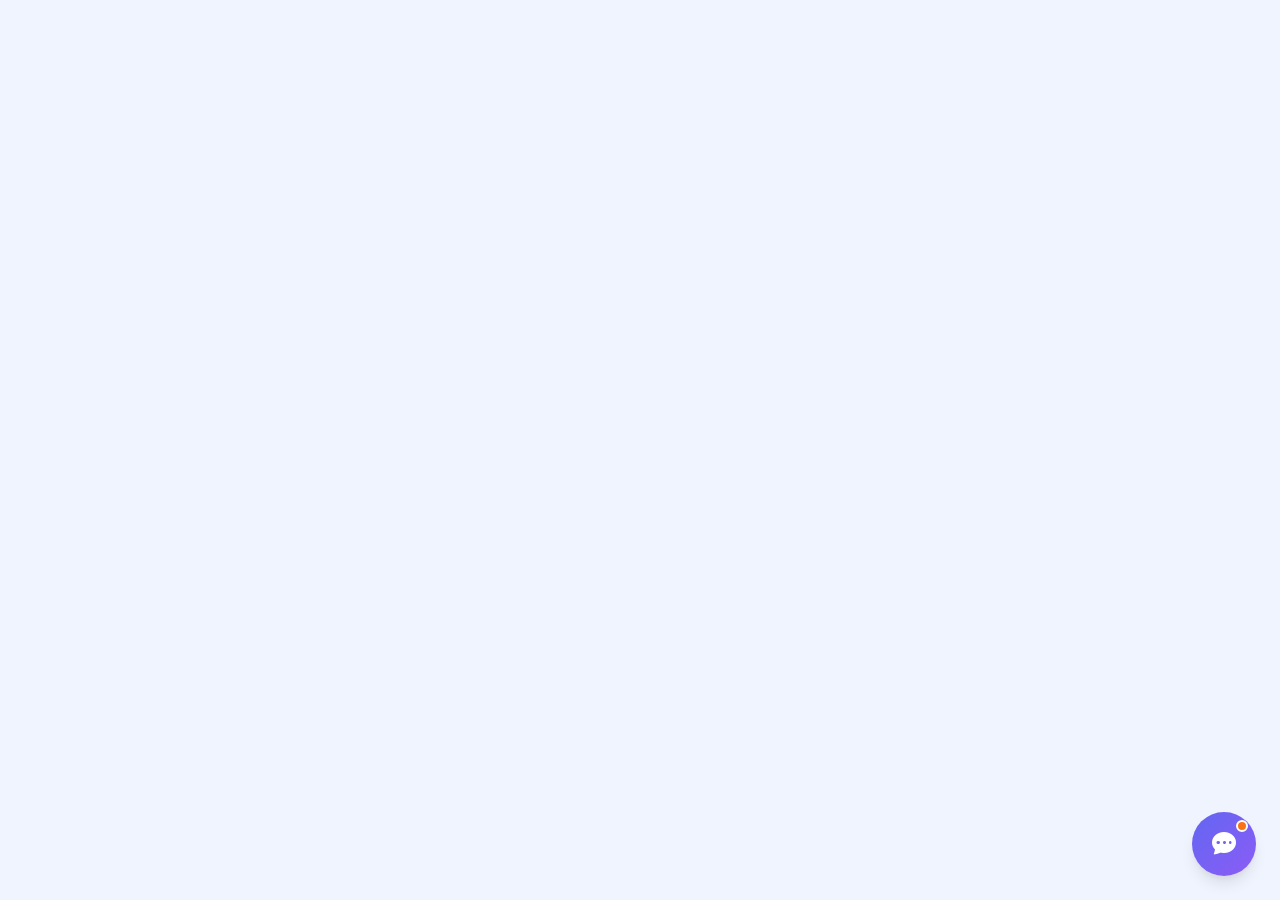
<file: Port/sample.html>
<!DOCTYPE html>
<html lang="en">
<head>
    <meta charset="UTF-8">
    <meta name="viewport" content="width=device-width, initial-scale=1.0">
    <title>Portfolio Assistant</title>
    <link href="https://cdn.jsdelivr.net/npm/bootstrap-icons@1.11.0/font/bootstrap-icons.css" rel="stylesheet">
    <link href="https://fonts.googleapis.com/css2?family=Inter:wght@300;400;500;600;700&family=Space+Grotesk:wght@400;500;600;700&display=swap" rel="stylesheet">
    <style>
        :root {
            /* Light theme colors */
            --primary: #6366f1;
            --primary-dark: #4f46e5;
            --primary-light: #818cf8;
            --secondary: #a78bfa;
            --accent: #f97316;
            --accent-light: #fb923c;
            --bg-primary: #ffffff;
            --bg-secondary: #f8fafc;
            --bg-tertiary: #f1f5f9;
            --surface: #ffffff;
            --surface-elevated: #ffffff;
            --text-primary: #1e293b;
            --text-secondary: #475569;
            --text-tertiary: #64748b;
            --text-inverse: #ffffff;
            --border: #e2e8f0;
            --border-light: #f1f5f9;
            --shadow-sm: 0 1px 2px 0 rgba(0, 0, 0, 0.05);
            --shadow: 0 4px 6px -1px rgba(0, 0, 0, 0.1), 0 2px 4px -1px rgba(0, 0, 0, 0.06);
            --shadow-lg: 0 10px 15px -3px rgba(0, 0, 0, 0.1), 0 4px 6px -2px rgba(0, 0, 0, 0.05);
            --shadow-xl: 0 20px 25px -5px rgba(0, 0, 0, 0.1), 0 10px 10px -5px rgba(0, 0, 0, 0.04);
            --gradient-primary: linear-gradient(135deg, #6366f1 0%, #8b5cf6 100%);
            --gradient-secondary: linear-gradient(135deg, #a78bfa 0%, #ec4899 100%);
            --gradient-accent: linear-gradient(135deg, #f97316 0%, #f59e0b 100%);
            --gradient-surface: linear-gradient(145deg, #ffffff 0%, #f8fafc 100%);
            --gradient-message: linear-gradient(135deg, #f8fafc 0%, #f1f5f9 100%);
            --radius-sm: 6px;
            --radius: 12px;
            --radius-lg: 16px;
            --radius-xl: 24px;
            --radius-full: 9999px;
            --transition-fast: 150ms ease;
            --transition: 250ms ease;
            --transition-slow: 350ms ease;
        }

        [data-theme="dark"] {
            /* Dark theme colors */
            --primary: #818cf8;
            --primary-dark: #6366f1;
            --primary-light: #a5b4fc;
            --secondary: #c084fc;
            --accent: #fb923c;
            --accent-light: #fbbf24;
            --bg-primary: #0f172a;
            --bg-secondary: #1e293b;
            --bg-tertiary: #334155;
            --surface: #1e293b;
            --surface-elevated: #334155;
            --text-primary: #f1f5f9;
            --text-secondary: #cbd5e1;
            --text-tertiary: #94a3b8;
            --text-inverse: #0f172a;
            --border: #334155;
            --border-light: #475569;
            --shadow-sm: 0 1px 2px 0 rgba(0, 0, 0, 0.25);
            --shadow: 0 4px 6px -1px rgba(0, 0, 0, 0.3), 0 2px 4px -1px rgba(0, 0, 0, 0.2);
            --shadow-lg: 0 10px 15px -3px rgba(0, 0, 0, 0.3), 0 4px 6px -2px rgba(0, 0, 0, 0.2);
            --shadow-xl: 0 20px 25px -5px rgba(0, 0, 0, 0.3), 0 10px 10px -5px rgba(0, 0, 0, 0.2);
            --gradient-surface: linear-gradient(145deg, #1e293b 0%, #334155 100%);
            --gradient-message: linear-gradient(135deg, #334155 0%, #475569 100%);
        }

        * {
            box-sizing: border-box;
            margin: 0;
            padding: 0;
        }

        body {
            font-family: 'Inter', -apple-system, BlinkMacSystemFont, 'Segoe UI', Roboto, sans-serif;
            background: #f0f4ff;
            color: var(--text-primary);
            line-height: 1.6;
            overflow-x: hidden;
            min-height: 100vh;
            display: flex;
            justify-content: center;
            align-items: center;
        }

        /* Chat Button */
        .chat-button {
            position: fixed;
            bottom: 24px;
            right: 24px;
            width: 64px;
            height: 64px;
            border-radius: var(--radius-full);
            background: var(--gradient-primary);
            color: var(--text-inverse);
            border: none;
            cursor: pointer;
            display: flex;
            align-items: center;
            justify-content: center;
            box-shadow: var(--shadow-lg);
            z-index: 1000;
            transition: transform var(--transition), box-shadow var(--transition);
            animation: pulse 2.5s infinite;
        }

        @keyframes pulse {
            0% {
                box-shadow: 0 0 0 0 rgba(99, 102, 241, 0.7);
            }
            70% {
                box-shadow: 0 0 0 12px rgba(99, 102, 241, 0);
            }
            100% {
                box-shadow: 0 0 0 0 rgba(99, 102, 241, 0);
            }
        }

        .chat-button:hover {
            transform: translateY(-4px);
            box-shadow: var(--shadow-xl);
        }

        .chat-button:active {
            transform: translateY(-2px);
        }

        .chat-button i {
            font-size: 24px;
        }

        .chat-button .notification-dot {
            position: absolute;
            top: 8px;
            right: 8px;
            width: 12px;
            height: 12px;
            background: var(--accent);
            border-radius: var(--radius-full);
            border: 2px solid var(--bg-primary);
        }

        /* Chat Widget */
        .chat-widget {
            position: fixed;
            bottom: 24px;
            right: 24px;
            width: 420px;
            height: 600px;
            max-width: calc(100vw - 48px);
            max-height: calc(100vh - 48px);
            background: var(--surface);
            border-radius: var(--radius-xl);
            box-shadow: var(--shadow-xl);
            display: flex;
            flex-direction: column;
            z-index: 1001;
            opacity: 0;
            transform: translateY(20px) scale(0.95);
            visibility: hidden;
            transition: all 0.4s cubic-bezier(0.34, 1.56, 0.64, 1);
            overflow: hidden;
        }

        .chat-widget.active {
            opacity: 1;
            transform: translateY(0) scale(1);
            visibility: visible;
        }

        .chat-widget.expanding {
            transition: all 0.5s cubic-bezier(0.34, 1.56, 0.64, 1);
        }

        .chat-widget.expanded {
            width: 800px;
            height: 700px;
        }

        /* Chat Header */
        .chat-header {
            background: var(--gradient-primary);
            color: var(--text-inverse);
            padding: 20px;
            border-radius: var(--radius-xl) var(--radius-xl) 0 0;
            display: flex;
            align-items: center;
            justify-content: space-between;
            position: relative;
            overflow: hidden;
        }

        .chat-header::before {
            content: '';
            position: absolute;
            top: 0;
            left: 0;
            right: 0;
            bottom: 0;
            background: linear-gradient(135deg, rgba(255, 255, 255, 0.1) 0%, rgba(255, 255, 255, 0) 100%);
            pointer-events: none;
        }

        .chat-header-content {
            display: flex;
            align-items: center;
            gap: 16px;
            z-index: 1;
        }

        .chat-avatar {
            width: 48px;
            height: 48px;
            border-radius: var(--radius-full);
            background: rgba(255, 255, 255, 0.2);
            display: flex;
            align-items: center;
            justify-content: center;
            backdrop-filter: blur(4px);
            box-shadow: var(--shadow);
        }

        .chat-avatar i {
            font-size: 24px;
        }

        .chat-info h3 {
            font-family: 'Space Grotesk', sans-serif;
            font-size: 18px;
            font-weight: 600;
            margin-bottom: 4px;
        }

        .chat-status {
            display: flex;
            align-items: center;
            gap: 6px;
            font-size: 14px;
            opacity: 0.9;
        }

        .status-dot {
            width: 8px;
            height: 8px;
            background: #10b981;
            border-radius: var(--radius-full);
            animation: pulse-dot 2s infinite;
        }

        @keyframes pulse-dot {
            0%, 100% {
                opacity: 1;
            }
            50% {
                opacity: 0.5;
            }
        }

        .chat-actions {
            display: flex;
            gap: 8px;
            z-index: 1;
        }

        .chat-action-btn {
            width: 36px;
            height: 36px;
            border-radius: var(--radius-full);
            background: rgba(255, 255, 255, 0.1);
            border: none;
            color: var(--text-inverse);
            display: flex;
            align-items: center;
            justify-content: center;
            cursor: pointer;
            transition: all var(--transition);
            position: relative;
        }

        .chat-action-btn:hover {
            background: rgba(255, 255, 255, 0.2);
            transform: translateY(-2px);
        }

        .chat-action-btn.clear-btn:hover {
            background: rgba(239, 68, 68, 0.3);
        }

        /* Chat Body */
        .chat-body {
            flex: 1;
            padding: 20px;
            overflow-y: auto;
            display: flex;
            flex-direction: column;
            gap: 16px;
            background: var(--gradient-surface);
        }

        .chat-body::-webkit-scrollbar {
            width: 6px;
        }

        .chat-body::-webkit-scrollbar-track {
            background: transparent;
        }

        .chat-body::-webkit-scrollbar-thumb {
            background: var(--border);
            border-radius: var(--radius-full);
        }

        .chat-body::-webkit-scrollbar-thumb:hover {
            background: var(--text-tertiary);
        }

        /* Messages */
        .message {
            display: flex;
            gap: 12px;
            max-width: 85%;
            animation: fadeInUp 0.4s ease;
        }

        @keyframes fadeInUp {
            from {
                opacity: 0;
                transform: translateY(15px);
            }
            to {
                opacity: 1;
                transform: translateY(0);
            }
        }

        .message.user {
            align-self: flex-end;
            flex-direction: row-reverse;
        }

        .message-avatar {
            width: 32px;
            height: 32px;
            border-radius: var(--radius-full);
            background: var(--gradient-primary);
            color: var(--text-inverse);
            display: flex;
            align-items: center;
            justify-content: center;
            flex-shrink: 0;
            font-size: 14px;
            font-weight: 600;
        }

        .message-content {
            display: flex;
            flex-direction: column;
            gap: 4px;
        }

        .message-bubble {
            padding: 12px 16px;
            border-radius: var(--radius-lg);
            background: var(--gradient-message);
            color: var(--text-primary);
            position: relative;
            box-shadow: var(--shadow-sm);
            word-wrap: break-word;
            transition: transform var(--transition);
        }

        .message-bubble:hover {
            transform: translateY(-1px);
        }

        .message.user .message-bubble {
            background: var(--gradient-primary);
            color: var(--text-inverse);
            border-bottom-right-radius: var(--radius-sm);
        }

        .message.bot .message-bubble {
            border-bottom-left-radius: var(--radius-sm);
        }

        .message-time {
            font-size: 12px;
            color: var(--text-tertiary);
            margin: 0 4px;
        }

        .message.user .message-time {
            text-align: right;
        }

        /* Typing Indicator */
        .typing-indicator {
            display: flex;
            gap: 12px;
            max-width: 85%;
            animation: fadeInUp 0.3s ease;
        }

        .typing-indicator .message-avatar {
            width: 32px;
            height: 32px;
        }

        .typing-bubble {
            padding: 12px 16px;
            border-radius: var(--radius-lg);
            background: var(--gradient-message);
            color: var(--text-primary);
            position: relative;
            box-shadow: var(--shadow-sm);
            border-bottom-left-radius: var(--radius-sm);
            display: flex;
            gap: 4px;
            align-items: center;
        }

        .typing-dot {
            width: 8px;
            height: 8px;
            border-radius: var(--radius-full);
            background: var(--text-tertiary);
            animation: typing 1.4s infinite;
        }

        .typing-dot:nth-child(2) {
            animation-delay: 0.2s;
        }

        .typing-dot:nth-child(3) {
            animation-delay: 0.4s;
        }

        @keyframes typing {
            0%, 60%, 100% {
                transform: translateY(0);
                opacity: 0.5;
            }
            30% {
                transform: translateY(-10px);
                opacity: 1;
            }
        }

        /* Project Card */
        .project-card {
            background: var(--surface-elevated);
            border-radius: var(--radius-lg);
            overflow: hidden;
            box-shadow: var(--shadow);
            transition: all var(--transition);
            cursor: pointer;
            max-width: 85%;
            align-self: flex-start;
        }

        .project-card:hover {
            transform: translateY(-4px);
            box-shadow: var(--shadow-lg);
        }

        .project-image {
            height: 160px;
            background-size: cover;
            background-position: center;
            position: relative;
        }

        .project-badge {
            position: absolute;
            top: 12px;
            right: 12px;
            background: var(--gradient-primary);
            color: var(--text-inverse);
            padding: 4px 12px;
            border-radius: var(--radius-full);
            font-size: 12px;
            font-weight: 600;
        }

        .project-content {
            padding: 16px;
        }

        .project-title {
            font-family: 'Space Grotesk', sans-serif;
            font-size: 18px;
            font-weight: 600;
            color: var(--text-primary);
            margin-bottom: 8px;
        }

        .project-description {
            font-size: 14px;
            color: var(--text-secondary);
            margin-bottom: 12px;
            line-height: 1.5;
        }

        .project-tech {
            display: flex;
            flex-wrap: wrap;
            gap: 6px;
            margin-bottom: 12px;
        }

        .tech-tag {
            padding: 4px 8px;
            border-radius: var(--radius-sm);
            background: var(--bg-tertiary);
            color: var(--text-secondary);
            font-size: 12px;
            font-weight: 500;
        }

        .project-actions {
            display: flex;
            gap: 8px;
        }

        .project-btn {
            padding: 8px 12px;
            border-radius: var(--radius);
            background: var(--gradient-primary);
            color: var(--text-inverse);
            border: none;
            font-size: 12px;
            font-weight: 600;
            cursor: pointer;
            transition: all var(--transition);
            display: flex;
            align-items: center;
            gap: 4px;
        }

        .project-btn:hover {
            transform: translateY(-2px);
            box-shadow: var(--shadow);
        }

        .project-btn.secondary {
            background: var(--bg-tertiary);
            color: var(--text-primary);
        }

        /* Quick Replies */
        .quick-replies {
            padding: 16px 20px;
            background: var(--surface);
            border-top: 1px solid var(--border);
            display: flex;
            flex-wrap: wrap;
            gap: 8px;
        }

        .quick-reply {
            padding: 8px 16px;
            border-radius: var(--radius-full);
            background: var(--bg-tertiary);
            color: var(--text-primary);
            border: 1px solid var(--border);
            font-size: 14px;
            font-weight: 500;
            cursor: pointer;
            transition: all var(--transition);
        }

        .quick-reply:hover {
            background: var(--gradient-primary);
            color: var(--text-inverse);
            border-color: transparent;
            transform: translateY(-2px);
            box-shadow: var(--shadow);
        }

        /* Chat Input */
        .chat-input-container {
            padding: 16px 20px;
            background: var(--surface);
            border-top: 1px solid var(--border);
            display: flex;
            gap: 12px;
            align-items: center;
        }

        .chat-input-wrapper {
            flex: 1;
            position: relative;
        }

        .chat-input {
            width: 100%;
            padding: 12px 16px;
            border-radius: var(--radius-full);
            background: var(--bg-tertiary);
            border: 1px solid var(--border);
            color: var(--text-primary);
            font-size: 14px;
            outline: none;
            transition: all var(--transition);
        }

        .chat-input:focus {
            border-color: var(--primary);
            box-shadow: 0 0 0 3px rgba(99, 102, 241, 0.1);
        }

        .chat-input::placeholder {
            color: var(--text-tertiary);
        }

        .chat-send-btn {
            width: 44px;
            height: 44px;
            border-radius: var(--radius-full);
            background: var(--gradient-primary);
            color: var(--text-inverse);
            border: none;
            display: flex;
            align-items: center;
            justify-content: center;
            cursor: pointer;
            transition: all var(--transition);
        }

        .chat-send-btn:hover {
            transform: translateY(-2px);
            box-shadow: var(--shadow);
        }

        .chat-send-btn:active {
            transform: translateY(0);
        }

        /* Responsive Design */
        @media (max-width: 768px) {
            .chat-widget {
                width: 100%;
                height: 100%;
                max-width: 100%;
                max-height: 100%;
                border-radius: 0;
                bottom: 0;
                right: 0;
            }

            .chat-widget.expanded {
                width: 100%;
                height: 100%;
            }

            .chat-button {
                bottom: 16px;
                right: 16px;
                width: 56px;
                height: 56px;
            }
        }

        /* Accessibility */
        .sr-only {
            position: absolute;
            width: 1px;
            height: 1px;
            padding: 0;
            margin: -1px;
            overflow: hidden;
            clip: rect(0, 0, 0, 0);
            white-space: nowrap;
            border-width: 0;
        }

        /* Focus styles */
        *:focus-visible {
            outline: 2px solid var(--primary);
            outline-offset: 2px;
        }

        button:focus-visible,
        .chat-action-btn:focus-visible,
        .chat-send-btn:focus-visible {
            outline: 2px solid var(--accent);
            outline-offset: 2px;
        }
    </style>
</head>
<body>
    <!-- Chat Button -->
    <button class="chat-button" id="chatButton" aria-label="Open chat">
        <i class="bi bi-chat-dots-fill"></i>
        <span class="notification-dot"></span>
    </button>

    <!-- Chat Widget -->
    <div class="chat-widget" id="chatWidget" role="dialog" aria-labelledby="chat-title" aria-describedby="chat-status">
        <!-- Chat Header -->
        <div class="chat-header">
            <div class="chat-header-content">
                <div class="chat-avatar">
                    <i class="bi bi-person-workspace"></i>
                </div>
                <div class="chat-info">
                    <h3 id="chat-title">Portfolio Assistant</h3>
                    <div class="chat-status" id="chat-status">
                        <span class="status-dot"></span>
                        <span>Online</span>
                    </div>
                </div>
            </div>
            <div class="chat-actions">
                <button class="chat-action-btn clear-btn" id="clearChatBtn" aria-label="Clear chat" title="Clear chat">
                    <i class="bi bi-trash"></i>
                </button>
                <button class="chat-action-btn" id="themeToggleBtn" aria-label="Toggle theme" title="Toggle theme">
                    <i class="bi bi-moon-stars"></i>
                </button>
                <button class="chat-action-btn" id="expandWidgetBtn" aria-label="Expand widget" title="Expand widget">
                    <i class="bi bi-arrows-angle-expand"></i>
                </button>
                <button class="chat-action-btn" id="closeWidgetBtn" aria-label="Close chat" title="Close chat">
                    <i class="bi bi-x-lg"></i>
                </button>
            </div>
        </div>

        <!-- Chat Body -->
        <div class="chat-body" id="chatBody">
            <!-- Messages will be dynamically added here -->
        </div>

        <!-- Quick Replies -->
        <div class="quick-replies" id="quickReplies">
            <button class="quick-reply" data-message="Tell me about your projects">Projects</button>
            <button class="quick-reply" data-message="What technologies do you use?">Technologies</button>
            <button class="quick-reply" data-message="Tell me about your experience">Experience</button>
            <button class="quick-reply" data-message="How can I contact you?">Contact</button>
        </div>

        <!-- Chat Input -->
        <div class="chat-input-container">
            <div class="chat-input-wrapper">
                <input type="text" class="chat-input" id="chatInput" placeholder="Ask about my portfolio..." aria-label="Type your message">
            </div>
            <button class="chat-send-btn" id="sendBtn" aria-label="Send message">
                <i class="bi bi-send-fill"></i>
            </button>
        </div>
    </div>

    <script>
        // DOM Elements
        const chatButton = document.getElementById('chatButton');
        const chatWidget = document.getElementById('chatWidget');
        const chatBody = document.getElementById('chatBody');
        const chatInput = document.getElementById('chatInput');
        const sendBtn = document.getElementById('sendBtn');
        const clearChatBtn = document.getElementById('clearChatBtn');
        const themeToggleBtn = document.getElementById('themeToggleBtn');
        const expandWidgetBtn = document.getElementById('expandWidgetBtn');
        const closeWidgetBtn = document.getElementById('closeWidgetBtn');
        const quickReplies = document.getElementById('quickReplies');

        // State
        let chatOpen = false;
        let widgetExpanded = false;
        let currentTheme = localStorage.getItem('chatTheme') || 'light';
        let chatHistory = JSON.parse(localStorage.getItem('chatHistory')) || [];
        let isTyping = false;
        let currentContext = null;

        // Portfolio Data
        const portfolioData = {
            projects: [
                {
                    id: 'project1',
                    title: 'E-Commerce Platform',
                    description: 'A full-stack e-commerce solution with payment integration, inventory management, and real-time analytics.',
                    image: 'https://picsum.photos/seed/ecommerce/600/400.jpg',
                    technologies: ['React', 'Node.js', 'MongoDB', 'Express', 'Stripe API'],
                    link: 'https://github.com/username/ecommerce-platform',
                    featured: true,
                    category: 'Web Development'
                },
                {
                    id: 'project2',
                    title: 'Task Management App',
                    description: 'A collaborative task management application with real-time updates, drag-and-drop functionality, and team collaboration features.',
                    image: 'https://picsum.photos/seed/taskapp/600/400.jpg',
                    technologies: ['Vue.js', 'Firebase', 'Vuex', 'Vuetify'],
                    link: 'https://github.com/username/task-management',
                    featured: true,
                    category: 'Web Application'
                },
                {
                    id: 'project3',
                    title: 'Weather Dashboard',
                    description: 'A responsive weather dashboard with location-based forecasts, interactive maps, and historical data visualization.',
                    image: 'https://picsum.photos/seed/weather/600/400.jpg',
                    technologies: ['JavaScript', 'Chart.js', 'OpenWeather API', 'Bootstrap'],
                    link: 'https://github.com/username/weather-dashboard',
                    featured: false,
                    category: 'Data Visualization'
                }
            ],
            skills: [
                { category: 'Frontend', items: ['React', 'Vue.js', 'JavaScript', 'HTML5', 'CSS3', 'Bootstrap', 'Tailwind CSS'] },
                { category: 'Backend', items: ['Node.js', 'Express', 'MongoDB', 'MySQL', 'Firebase', 'RESTful APIs'] },
                { category: 'Tools', items: ['Git', 'Webpack', 'Docker', 'CI/CD', 'Jest', 'VS Code'] }
            ],
            experience: [
                {
                    title: 'Full Stack Developer',
                    company: 'Tech Solutions Inc.',
                    period: '2020 - Present',
                    description: 'Developed and maintained multiple web applications using modern JavaScript frameworks.'
                },
                {
                    title: 'Frontend Developer',
                    company: 'Digital Agency',
                    period: '2018 - 2020',
                    description: 'Created responsive user interfaces and improved website performance.'
                }
            ],
            contact: {
                email: 'your.email@example.com',
                github: 'https://github.com/yourusername',
                linkedin: 'https://linkedin.com/in/yourprofile',
                portfolio: 'https://yourportfolio.com'
            }
        };

        // AI-like Response Variations
        const responseVariations = {
            greetings: [
                "Hello! 👋 I'm excited to help you explore my portfolio! What would you like to discover today?",
                "Hi there! 🎉 Welcome to my portfolio assistant. I'm here to answer any questions about my work!",
                "Greetings! 🚀 I'm your personal portfolio guide. Feel free to ask about my projects, skills, or experience!",
                "Hey! 👋 Great to see you here! I can walk you through my portfolio and answer any questions you have."
            ],
            projects: [
                "Let me show you some of my favorite projects! I'm particularly proud of these:",
                "I'd love to share my work with you! Here are some projects that showcase my skills:",
                "Great question! Here are some projects I've worked on that I'm excited to tell you about:",
                "Absolutely! Let me walk you through some of my key projects:"
            ],
            skills: [
                "I work with a diverse tech stack! Here's what I bring to the table:",
                "Technical skills are my passion! Here's my expertise broken down by category:",
                "I've cultivated a strong technical foundation! Here's what I'm proficient in:",
                "My technical toolkit includes these technologies:"
            ],
            experience: [
                "My professional journey has been quite rewarding! Here's my career path:",
                "I've built a solid foundation through these experiences:",
                "Let me share my professional background with you:",
                "My work experience has shaped me into the developer I am today:"
            ],
            contact: [
                "I'd love to connect! Here's how you can reach me:",
                "Let's stay in touch! You can find me at:",
                "I'm always open to new connections! Here are my contact details:",
                "Looking forward to hearing from you! Here's how to get in touch:"
            ],
            thanks: [
                "You're very welcome! 😊 Is there anything else about my work you'd like to explore?",
                "My pleasure! 🎯 What else would you like to know about my portfolio?",
                "Happy to help! 💡 Feel free to ask if you have more questions!",
                "Glad I could assist! 🌟 What would you like to dive into next?"
            ],
            default: [
                "That's an interesting question! Let me help you with information about my portfolio. What specifically would you like to know?",
                "I'd be happy to help! I can tell you about my projects, skills, experience, or how to contact me. What interests you most?",
                "Great question! I'm here to help you learn about my work. What aspect of my portfolio would you like to explore?",
                "I'm here to assist! Feel free to ask about my projects, technical skills, professional background, or contact information."
            ]
        };

        // Initialize
        function init() {
            // Apply theme to widget only
            chatWidget.setAttribute('data-theme', currentTheme);
            updateThemeIcon();

            // Load chat history
            if (chatHistory.length > 0) {
                renderChatHistory();
            } else {
                // Show welcome message
                setTimeout(() => {
                    const randomGreeting = responseVariations.greetings[Math.floor(Math.random() * responseVariations.greetings.length)];
                    addBotMessage(randomGreeting);
                }, 500);
            }

            // Event listeners
            chatButton.addEventListener('click', toggleChat);
            closeWidgetBtn.addEventListener('click', closeChat);
            sendBtn.addEventListener('click', sendMessage);
            chatInput.addEventListener('keypress', (e) => {
                if (e.key === 'Enter') sendMessage();
            });
            
            // Fixed clear chat button - using a single event listener
            clearChatBtn.addEventListener('click', handleClearChat);
            
            themeToggleBtn.addEventListener('click', toggleTheme);
            expandWidgetBtn.addEventListener('click', toggleWidgetSize);

            // Quick replies
            quickReplies.addEventListener('click', (e) => {
                if (e.target.classList.contains('quick-reply')) {
                    const message = e.target.getAttribute('data-message');
                    addUserMessage(message);
                    handleUserMessage(message);
                }
            });
        }

        // Fixed clear chat handler
        function handleClearChat(e) {
            e.preventDefault();
            e.stopPropagation();
            
            if (confirm('Are you sure you want to clear the chat history?')) {
                // Clear the array
                chatHistory = [];
                
                // Clear localStorage
                localStorage.setItem('chatHistory', JSON.stringify(chatHistory));
                
                // Clear the chat body
                chatBody.innerHTML = '';
                
                // Add confirmation message
                setTimeout(() => {
                    const randomGreeting = responseVariations.greetings[Math.floor(Math.random() * responseVariations.greetings.length)];
                    addBotMessage("Chat history cleared. " + randomGreeting);
                }, 300);
            }
        }

        // Chat Functions
        function toggleChat() {
            chatOpen = !chatOpen;
            if (chatOpen) {
                openChat();
            } else {
                closeChat();
            }
        }

        function openChat() {
            chatWidget.classList.add('active');
            chatOpen = true;
            chatInput.focus();
        }

        function closeChat() {
            chatWidget.classList.remove('active');
            chatOpen = false;
        }

        function toggleWidgetSize() {
            widgetExpanded = !widgetExpanded;
            chatWidget.classList.add('expanding');
            
            setTimeout(() => {
                chatWidget.classList.toggle('expanded');
                expandWidgetBtn.innerHTML = widgetExpanded ? 
                    '<i class="bi bi-arrows-angle-contract"></i>' : 
                    '<i class="bi bi-arrows-angle-expand"></i>';
                chatWidget.classList.remove('expanding');
            }, 50);
        }

        function toggleTheme() {
            currentTheme = currentTheme === 'light' ? 'dark' : 'light';
            chatWidget.setAttribute('data-theme', currentTheme);
            localStorage.setItem('chatTheme', currentTheme);
            updateThemeIcon();
        }

        function updateThemeIcon() {
            themeToggleBtn.innerHTML = currentTheme === 'dark' ? 
                '<i class="bi bi-sun"></i>' : 
                '<i class="bi bi-moon-stars"></i>';
        }

        function sendMessage() {
            const message = chatInput.value.trim();
            if (!message) return;

            addUserMessage(message);
            chatInput.value = '';
            handleUserMessage(message);
        }

        function addUserMessage(text) {
            const message = {
                id: Date.now(),
                text: text,
                sender: 'user',
                time: new Date().toISOString()
            };

            chatHistory.push(message);
            saveChatHistory();
            renderMessage(message);
        }

        function addBotMessage(text, projectCard = null) {
            const message = {
                id: Date.now(),
                text: text,
                sender: 'bot',
                time: new Date().toISOString(),
                projectCard: projectCard
            };

            chatHistory.push(message);
            saveChatHistory();
            renderMessage(message);
        }

        function renderMessage(message) {
            const messageEl = document.createElement('div');
            messageEl.className = `message ${message.sender}`;
            messageEl.innerHTML = `
                <div class="message-avatar">${message.sender === 'user' ? 'U' : 'AI'}</div>
                <div class="message-content">
                    <div class="message-bubble">${message.text}</div>
                    <div class="message-time">${formatTime(message.time)}</div>
                </div>
            `;

            chatBody.appendChild(messageEl);
            chatBody.scrollTop = chatBody.scrollHeight;

            // Render project card if present
            if (message.projectCard) {
                renderProjectCard(message.projectCard);
            }
        }

        function renderProjectCard(project) {
            const projectEl = document.createElement('div');
            projectEl.className = 'project-card';
            projectEl.innerHTML = `
                <div class="project-image" style="background-image: url(${project.image})">
                    <div class="project-badge">${project.category}</div>
                </div>
                <div class="project-content">
                    <h4 class="project-title">${project.title}</h4>
                    <p class="project-description">${project.description}</p>
                    <div class="project-tech">
                        ${project.technologies.map(tech => `<span class="tech-tag">${tech}</span>`).join('')}
                    </div>
                    <div class="project-actions">
                        <button class="project-btn" onclick="window.open('${project.link}', '_blank')">
                            <i class="bi bi-github"></i> View Code
                        </button>
                        <button class="project-btn secondary" onclick="showProjectDetails('${project.id}')">
                            <i class="bi bi-info-circle"></i> Details
                        </button>
                    </div>
                </div>
            `;

            chatBody.appendChild(projectEl);
            chatBody.scrollTop = chatBody.scrollHeight;
        }

        function renderChatHistory() {
            chatHistory.forEach(message => {
                renderMessage(message);
            });
        }

        function saveChatHistory() {
            localStorage.setItem('chatHistory', JSON.stringify(chatHistory));
        }

        function formatTime(timestamp) {
            const date = new Date(timestamp);
            return date.toLocaleTimeString([], { hour: '2-digit', minute: '2-digit' });
        }

        function showTypingIndicator() {
            if (isTyping) return;
            
            isTyping = true;
            const typingEl = document.createElement('div');
            typingEl.className = 'typing-indicator';
            typingEl.id = 'typing-indicator';
            typingEl.innerHTML = `
                <div class="message-avatar">AI</div>
                <div class="typing-bubble">
                    <div class="typing-dot"></div>
                    <div class="typing-dot"></div>
                    <div class="typing-dot"></div>
                </div>
            `;

            chatBody.appendChild(typingEl);
            chatBody.scrollTop = chatBody.scrollHeight;
        }

        function hideTypingIndicator() {
            isTyping = false;
            const typingEl = document.getElementById('typing-indicator');
            if (typingEl) {
                typingEl.remove();
            }
        }

        function handleUserMessage(message) {
            showTypingIndicator();

            // Simulate processing delay
            setTimeout(() => {
                hideTypingIndicator();
                getLocalResponse(message);
            }, 1000 + Math.random() * 1000); // Random delay for more natural feel
        }

        function getLocalResponse(message) {
            const lowerMessage = message.toLowerCase();
            
            // Project-related queries - Enhanced with random responses
            if (lowerMessage.includes('project') || lowerMessage.includes('work') || lowerMessage.includes('portfolio')) {
                const randomProjectIntro = responseVariations.projects[Math.floor(Math.random() * responseVariations.projects.length)];
                const featuredProjects = portfolioData.projects.filter(p => p.featured);
                
                addBotMessage(randomProjectIntro);
                
                featuredProjects.forEach(project => {
                    addBotMessage("", project);
                });
                
                const followUps = [
                    "I've worked on several other projects as well. Would you like to know more about any specific technology or aspect of my work?",
                    "These projects represent my best work, but I have others too! Is there a particular technology or feature you're curious about?",
                    "Each project taught me something new! What aspect of these projects interests you most?"
                ];
                const randomFollowUp = followUps[Math.floor(Math.random() * followUps.length)];
                addBotMessage(randomFollowUp);
            }
            // Skills-related queries
            else if (lowerMessage.includes('skill') || lowerMessage.includes('technology') || lowerMessage.includes('tech')) {
                const randomSkillIntro = responseVariations.skills[Math.floor(Math.random() * responseVariations.skills.length)];
                let response = randomSkillIntro + "\n\n";
                
                portfolioData.skills.forEach(skillGroup => {
                    response += `**${skillGroup.category}:** ${skillGroup.items.join(', ')}\n\n`;
                });
                
                const skillFollowUps = [
                    "I'm always learning new technologies. Is there a specific technology you'd like to know more about?",
                    "Technology is constantly evolving! What tech stack are you most interested in?",
                    "I believe in continuous learning! What technologies are you working with?"
                ];
                const randomFollowUp = skillFollowUps[Math.floor(Math.random() * skillFollowUps.length)];
                response += randomFollowUp;
                addBotMessage(response);
            }
            // Experience-related queries
            else if (lowerMessage.includes('experience') || lowerMessage.includes('background') || lowerMessage.includes('history')) {
                const randomExpIntro = responseVariations.experience[Math.floor(Math.random() * responseVariations.experience.length)];
                let response = randomExpIntro + "\n\n";
                
                portfolioData.experience.forEach(exp => {
                    response += `**${exp.title}** at ${exp.company} (${exp.period})\n${exp.description}\n\n`;
                });
                
                const expFollowUps = [
                    "I'm passionate about creating impactful web applications. Would you like to know more about my journey?",
                    "Each role has been a stepping stone! What aspect of my experience interests you most?",
                    "My journey has been incredibly rewarding! What would you like to know about my career path?"
                ];
                const randomFollowUp = expFollowUps[Math.floor(Math.random() * expFollowUps.length)];
                response += randomFollowUp;
                addBotMessage(response);
            }
            // Contact-related queries
            else if (lowerMessage.includes('contact') || lowerMessage.includes('reach') || lowerMessage.includes('email')) {
                const randomContactIntro = responseVariations.contact[Math.floor(Math.random() * responseVariations.contact.length)];
                const response = `${randomContactIntro}\n\n📧 Email: ${portfolioData.contact.email}\n🔗 GitHub: ${portfolioData.contact.github}\n💼 LinkedIn: ${portfolioData.contact.linkedin}\n🌐 Portfolio: ${portfolioData.contact.portfolio}`;
                addBotMessage(response);
            }
            // Technology-specific queries
            else if (lowerMessage.includes('react') || lowerMessage.includes('vue') || lowerMessage.includes('javascript')) {
                const tech = lowerMessage.includes('react') ? 'React' : 
                            lowerMessage.includes('vue') ? 'Vue.js' : 'JavaScript';
                
                const projectsWithTech = portfolioData.projects.filter(project => 
                    project.technologies.some(t => t.toLowerCase().includes(tech.toLowerCase()))
                );
                
                if (projectsWithTech.length > 0) {
                    const techIntros = [
                        `Great choice! ${tech} is one of my core technologies. Here's where I've used it:`,
                        `I love working with ${tech}! Here are some projects where I've applied it:`,
                        `${tech} has been instrumental in my work! Check out these projects:`
                    ];
                    const randomTechIntro = techIntros[Math.floor(Math.random() * techIntros.length)];
                    
                    addBotMessage(randomTechIntro);
                    
                    projectsWithTech.forEach(project => {
                        addBotMessage("", project);
                    });
                    
                    const techFollowUps = [
                        `${tech} offers so many possibilities! What specific aspect would you like to explore?`,
                        `I'm always excited to talk about ${tech}! What would you like to know?`,
                        `${tech} has been a game-changer for me! How can I help you learn more?`
                    ];
                    const randomFollowUp = techFollowUps[Math.floor(Math.random() * techFollowUps.length)];
                    addBotMessage(randomFollowUp);
                } else {
                    addBotMessage(`I don't have any projects specifically featuring ${tech} in my current portfolio, but I'm always expanding my skillset and would love to work with it in the future!`);
                }
            }
            // Greetings
            else if (lowerMessage.includes('hello') || lowerMessage.includes('hi')) {
                const randomGreeting = responseVariations.greetings[Math.floor(Math.random() * responseVariations.greetings.length)];
                addBotMessage(randomGreeting);
            }
            // Thanks
            else if (lowerMessage.includes('thank')) {
                const randomThanks = responseVariations.thanks[Math.floor(Math.random() * responseVariations.thanks.length)];
                addBotMessage(randomThanks);
            }
            // Default response
            else {
                const randomDefault = responseVariations.default[Math.floor(Math.random() * responseVariations.default.length)];
                addBotMessage(randomDefault);
            }
        }

        function showProjectDetails(projectId) {
            const project = portfolioData.projects.find(p => p.id === projectId);
            if (!project) return;
            
            const details = [
                `**${project.title}** (${project.category})\n\n${project.description}\n\n**Technologies Used:**\n${project.technologies.join(', ')}\n\n**View Code:** ${project.link}`,
                `Here's more about **${project.title}**:\n\n${project.description}\n\n**Tech Stack:** ${project.technologies.join(', ')}\n\n**Check it out:** ${project.link}`,
                `Let me dive deeper into **${project.title}**:\n\n${project.description}\n\n**Built with:** ${project.technologies.join(', ')}\n\n**Source code:** ${project.link}`
            ];
            
            const randomDetail = details[Math.floor(Math.random() * details.length)];
            addBotMessage(randomDetail);
        }

        // Initialize the chat widget
        init();
    </script>
</body>
</html>
</file>
<file: styles/contact.css>
/* Color Variables - Consistent with Shop and Learn pages */
    :root {
        --primary: #000000;
        --secondary: #ffffff;
        --accent: #c9a961;
        --dark: #121212;
        --light: #f8f8f8;
        --gray: #808080;
        --light-gray: #e0e0e0;
        --success: #28a745;
        --danger: #dc3545;
    }
    * {
        box-sizing: border-box;
        margin: 0;
        padding: 0;
        font-family: 'Poppins', sans-serif;
    }
    body {
        overflow-x: hidden;
        position: relative;
        background: var(--light);
        color: var(--primary);
    }
    /* Header - Consistent with other pages */
    .contact-header {
        background: var(--secondary);
        padding: 20px 0;
        box-shadow: 0 2px 10px rgba(0, 0, 0, 0.05);
        position: sticky;
        top: 0;
        z-index: 1000;
    }
    .navbar-brand {
        text-decoration: none;
        font-weight: 700;
        font-size: 1.8rem;
        color: var(--primary);
        font-family: 'Playfair Display', serif;
        letter-spacing: 1px;
        transition: all 0.3s ease;
    }
    .navbar-brand:hover {
        color: var(--accent);
    }
    /* Breadcrumb - Consistent with other pages */
    .breadcrumb-container {
        background: var(--light);
        padding: 15px 0;
        border-bottom: 1px solid var(--light-gray);
    }
    .breadcrumb {
        margin-bottom: 0;
        font-size: 0.9rem;
    }
    .breadcrumb-item + .breadcrumb-item::before {
        content: ">";
        color: var(--gray);
    }
    .breadcrumb-item.active {
        color: var(--accent);
    }
    /* Hero Section */
    .hero-section {
        background: linear-gradient(rgba(0, 0, 0, 0.7), rgba(0, 0, 0, 0.7)), url('https://images.unsplash.com/photo-1514214246283-d427a95c5d2f?ixlib=rb-4.0.3&ixid=M3wxMjA3fDB8MHxwaG90by1wYWdlfHx8fGVufDB8fHx8fA%3D%3D&auto=format&fit=crop&w=2070&q=80');
        background-size: cover;
        background-position: center;
        padding: 100px 0;
        text-align: center;
        color: var(--secondary);
    }
    .hero-title {
        font-size: 3.5rem;
        font-weight: 700;
        margin-bottom: 20px;
        font-family: 'Playfair Display', serif;
    }
    .hero-subtitle {
        font-size: 1.3rem;
        max-width: 700px;
        margin: 0 auto;
        color: var(--light);
    }
    /* Contact Form Section */
    .contact-form-section {
        padding: 80px 0;
        background: var(--secondary);
    }
    .section-title {
        font-size: 2.5rem;
        font-weight: 700;
        margin-bottom: 20px;
        text-align: center;
        font-family: 'Playfair Display', serif;
    }
    .section-subtitle {
        font-size: 1.1rem;
        color: var(--gray);
        text-align: center;
        max-width: 700px;
        margin: 0 auto 50px;
    }
    .contact-form-container {
        max-width: 800px;
        margin: 0 auto;
        background: var(--secondary);
        border-radius: 10px;
        box-shadow: 0 10px 30px rgba(0, 0, 0, 0.05);
        padding: 40px;
    }
    .form-group {
        margin-bottom: 25px;
    }
    .form-label {
        font-weight: 600;
        margin-bottom: 8px;
        color: var(--dark);
    }
    .form-control, .form-select {
        width: 100%;
        padding: 12px 15px;
        border: 1px solid var(--light-gray);
        border-radius: 5px;
        font-size: 1rem;
        background: var(--light);
        transition: all 0.3s ease;
    }
    .form-control:focus, .form-select:focus {
        border-color: var(--accent);
        box-shadow: 0 0 0 0.2rem rgba(201, 169, 97, 0.25);
        outline: none;
    }
    .form-control.error {
        border-color: var(--danger);
    }
    .error-message {
        color: var(--danger);
        font-size: 0.85rem;
        margin-top: 5px;
        display: none;
    }
    .form-control.error + .error-message {
        display: block;
    }
    textarea.form-control {
        min-height: 150px;
        resize: vertical;
    }
    .char-counter {
        text-align: right;
        font-size: 0.85rem;
        color: var(--gray);
        margin-top: 5px;
    }
    .char-counter.warning {
        color: var(--danger);
    }
    .btn-submit {
        padding: 12px 30px;
        background: var(--primary);
        color: var(--secondary);
        border: none;
        border-radius: 5px;
        font-weight: 600;
        font-size: 1rem;
        cursor: pointer;
        transition: all 0.3s ease;
        display: inline-block;
    }
    .btn-submit:hover {
        background: var(--accent);
        color: var(--primary);
    }
    .success-message {
        display: none;
        background: var(--success);
        color: var(--secondary);
        padding: 15px;
        border-radius: 5px;
        margin-bottom: 20px;
        text-align: center;
    }
    /* Contact Information Section */
    .contact-info-section {
        padding: 80px 0;
        background: var(--light);
    }
    .info-cards {
        display: grid;
        grid-template-columns: repeat(auto-fit, minmax(250px, 1fr));
        gap: 30px;
        margin-top: 50px;
    }
    .info-card {
        background: var(--secondary);
        border-radius: 10px;
        padding: 30px;
        text-align: center;
        box-shadow: 0 5px 15px rgba(0, 0, 0, 0.05);
        transition: all 0.3s ease;
    }
    .info-card:hover {
        transform: translateY(-5px);
        box-shadow: 0 10px 25px rgba(0, 0, 0, 0.1);
    }
    .info-icon {
        font-size: 2.5rem;
        color: var(--accent);
        margin-bottom: 20px;
    }
    .info-title {
        font-size: 1.3rem;
        font-weight: 600;
        margin-bottom: 15px;
        color: var(--primary);
    }
    .info-text {
        color: var(--gray);
        margin-bottom: 15px;
    }
    .info-link {
        color: var(--accent);
        text-decoration: none;
        font-weight: 500;
        transition: all 0.3s ease;
    }
    .info-link:hover {
        color: var(--primary);
    }
    .social-links {
        display: flex;
        justify-content: center;
        gap: 15px;
        margin-top: 20px;
    }
    .social-link {
        width: 40px;
        height: 40px;
        border-radius: 50%;
        background: var(--light);
        color: var(--primary);
        display: flex;
        align-items: center;
        justify-content: center;
        transition: all 0.3s ease;
    }
    .social-link:hover {
        background: var(--accent);
        color: var(--primary);
    }
    /* Location Section */
    .location-section {
        padding: 80px 0;
        background: var(--secondary);
    }
    .location-container {
        display: grid;
        grid-template-columns: 1fr 1fr;
        gap: 40px;
        align-items: center;
    }
    .map-container {
        border-radius: 10px;
        overflow: hidden;
        box-shadow: 0 10px 30px rgba(0, 0, 0, 0.1);
        height: 400px;
    }
    .map-container iframe {
        width: 100%;
        height: 100%;
        border: none;
    }
    .location-info {
        padding: 20px;
    }
    .location-title {
        font-size: 2rem;
        font-weight: 700;
        margin-bottom: 20px;
        font-family: 'Playfair Display', serif;
        color: var(--primary);
    }
    .location-details {
        margin-bottom: 30px;
    }
    .location-detail {
        display: flex;
        align-items: flex-start;
        margin-bottom: 15px;
    }
    .location-icon {
        color: var(--accent);
        margin-right: 15px;
        font-size: 1.2rem;
        margin-top: 3px;
    }
    .location-text {
        color: var(--gray);
    }
    .btn-directions {
        padding: 12px 30px;
        background: var(--primary);
        color: var(--secondary);
        border: none;
        border-radius: 5px;
        font-weight: 600;
        font-size: 1rem;
        cursor: pointer;
        transition: all 0.3s ease;
        display: inline-block;
        text-decoration: none;
    }
    .btn-directions:hover {
        background: var(--accent);
        color: var(--primary);
    }
    /* FAQ Section */
    .faq-section {
        padding: 80px 0;
        background: var(--light);
    }
    .faq-container {
        max-width: 800px;
        margin: 0 auto;
    }
    .faq-accordion {
        background: var(--secondary);
        border-radius: 10px;
        overflow: hidden;
        box-shadow: 0 5px 15px rgba(0, 0, 0, 0.05);
    }
    .faq-item {
        border-bottom: 1px solid var(--light-gray);
    }
    .faq-item:last-child {
        border-bottom: none;
    }
    .faq-header {
        padding: 20px;
        cursor: pointer;
        display: flex;
        justify-content: space-between;
        align-items: center;
        transition: all 0.3s ease;
    }
    .faq-header:hover {
        background: var(--light);
    }
    .faq-question {
        font-size: 1.1rem;
        font-weight: 600;
        color: var(--primary);
    }
    .faq-toggle {
        color: var(--gray);
        transition: transform 0.3s ease;
    }
    .faq-item.active .faq-toggle {
        transform: rotate(180deg);
    }
    .faq-content {
        max-height: 0;
        overflow: hidden;
        transition: max-height 0.3s ease;
    }
    .faq-item.active .faq-content {
        max-height: 500px;
    }
    .faq-body {
        padding: 0 20px 20px;
        color: var(--gray);
        line-height: 1.6;
    }
    /* Back to Top Button - Consistent with other pages */
    .back-to-top {
        position: fixed;
        bottom: 30px;
        right: 30px;
        width: 50px;
        height: 50px;
        border-radius: 50%;
        background: var(--primary);
        color: var(--secondary);
        border: 1px solid var(--light-gray);
        display: flex;
        align-items: center;
        justify-content: center;
        cursor: pointer;
        transition: all 0.5s;
        opacity: 0;
        visibility: hidden;
        z-index: 1000;
    }
    .back-to-top.show {
        opacity: 1;
        visibility: visible;
    }
    .back-to-top:hover {
        background: var(--accent);
        color: var(--primary);
        transform: translateY(-5px);
    }
    /* Toast Notification - Consistent with other pages */
    .toast {
        position: fixed;
        bottom: 20px;
        right: 20px;
        background: var(--primary);
        color: var(--secondary);
        padding: 15px 20px;
        border-radius: 4px;
        box-shadow: 0 5px 15px rgba(0, 0, 0, 0.2);
        z-index: 4000;
        display: flex;
        align-items: center;
        gap: 10px;
        transform: translateY(100px);
        opacity: 0;
        transition: all 0.3s ease;
    }
    .toast.show {
        transform: translateY(0);
        opacity: 1;
    }
    .toast i {
        font-size: 1.2rem;
        color: var(--accent);
    }
    /* Responsive adjustments */
    @media (max-width: 992px) {
        .location-container {
            grid-template-columns: 1fr;
        }
        
        .map-container {
            height: 300px;
        }
    }
    @media (max-width: 768px) {
        .hero-title {
            font-size: 2.5rem;
        }
        
        .hero-subtitle {
            font-size: 1.1rem;
        }
        
        .section-title {
            font-size: 2rem;
        }
        
        .contact-form-container {
            padding: 30px 20px;
        }
    }
    /* Add this to the end of your CSS file */
    /* Form Disclaimer */
    .form-disclaimer {
        text-align: center;
        margin-top: 25px;
        font-size: 0.85rem;
        color: var(--gray);
        display: flex;
        align-items: center;
        justify-content: center;
        gap: 8px;
    }
    .form-disclaimer i {
        color: var(--accent);
    }
</file>
<file: styles/learn.css>
/* Color Variables - Consistent with Shop page */
        :root {
            --primary: #000000;
            --secondary: #ffffff;
            --accent: #c9a961;
            --dark: #121212;
            --light: #f8f8f8;
            --gray: #808080;
            --light-gray: #e0e0e0;
            --success: #28a745;
            --danger: #dc3545;
        }

        * {
            box-sizing: border-box;
            margin: 0;
            padding: 0;
            font-family: 'Poppins', sans-serif;
        }

        body {
            overflow-x: hidden;
            position: relative;
            background: var(--light);
            color: var(--primary);
        }

        /* Header - Consistent with Shop page */
        .learn-header {
            background: var(--secondary);
            padding: 20px 0;
            box-shadow: 0 2px 10px rgba(0, 0, 0, 0.05);
            position: sticky;
            top: 0;
            z-index: 1000;
        }

        .navbar-brand {
            text-decoration: none;
            font-weight: 700;
            font-size: 1.8rem;
            color: var(--primary);
            font-family: 'Playfair Display', serif;
            letter-spacing: 1px;
            transition: all 0.3s ease;
        }

        .navbar-brand:hover {
            color: var(--accent);
        }

        .learn-header-icons {
            display: flex;
            align-items: center;
            gap: 20px;
        }

        .header-icon {
            position: relative;
            cursor: pointer;
            font-size: 1.5rem;
            color: var(--primary);
            transition: all 0.3s ease;
        }

        .header-icon:hover {
            color: var(--accent);
        }

        .icon-badge {
            position: absolute;
            top: -8px;
            right: -8px;
            background: var(--accent);
            color: var(--primary);
            font-size: 0.7rem;
            font-weight: 600;
            width: 18px;
            height: 18px;
            border-radius: 50%;
            display: flex;
            align-items: center;
            justify-content: center;
        }

        /* Breadcrumb - Consistent with Shop page */
        .breadcrumb-container {
            background: var(--light);
            padding: 15px 0;
            border-bottom: 1px solid var(--light-gray);
        }

        .breadcrumb {
            margin-bottom: 0;
            font-size: 0.9rem;
        }

        .breadcrumb-item + .breadcrumb-item::before {
            content: ">";
            color: var(--gray);
        }

        .breadcrumb-item.active {
            color: var(--accent);
        }

        /* Hero Section */
        .hero-section {
            background: linear-gradient(rgba(0, 0, 0, 0.7), rgba(0, 0, 0, 0.7)), url('https://images.unsplash.com/photo-1554224712-d8560f709cbe?ixlib=rb-4.0.3&ixid=M3wxMjA3fDB8MHxwaG90by1wYWdlfHx8fGVufDB8fHx8fA%3D%3D&auto=format&fit=crop&w=1974&q=80');
            background-size: cover;
            background-position: center;
            padding: 100px 0;
            text-align: center;
            color: var(--secondary);
        }

        .hero-title {
            font-size: 3.5rem;
            font-weight: 700;
            margin-bottom: 20px;
            font-family: 'Playfair Display', serif;
        }

        .hero-subtitle {
            font-size: 1.3rem;
            max-width: 700px;
            margin: 0 auto 30px;
            color: var(--light);
        }

        /* Reading Progress Bar */
        .progress-container {
            position: fixed;
            top: 0;
            left: 0;
            width: 100%;
            height: 4px;
            background-color: var(--light-gray);
            z-index: 1001;
        }

        .progress-bar {
            height: 100%;
            background-color: var(--accent);
            width: 0;
            transition: width 0.3s ease;
        }

        /* Topic Categories */
        .topics-section {
            padding: 60px 0;
        }

        .section-title {
            font-size: 2.5rem;
            font-weight: 700;
            margin-bottom: 20px;
            text-align: center;
            font-family: 'Playfair Display', serif;
        }

        .section-subtitle {
            font-size: 1.1rem;
            color: var(--gray);
            text-align: center;
            max-width: 700px;
            margin: 0 auto 50px;
        }

        .topics-grid {
            display: grid;
            grid-template-columns: repeat(auto-fill, minmax(280px, 1fr));
            gap: 25px;
        }

        .topic-card {
            background: var(--secondary);
            border-radius: 8px;
            overflow: hidden;
            box-shadow: 0 5px 15px rgba(0, 0, 0, 0.05);
            transition: all 0.3s ease;
            height: 100%;
            display: flex;
            flex-direction: column;
        }

        .topic-card:hover {
            transform: translateY(-5px);
            box-shadow: 0 10px 25px rgba(0, 0, 0, 0.1);
        }

        .topic-icon {
            height: 120px;
            display: flex;
            align-items: center;
            justify-content: center;
            background: var(--dark);
            color: var(--accent);
            font-size: 3rem;
        }

        .topic-content {
            padding: 20px;
            flex: 1;
            display: flex;
            flex-direction: column;
        }

        .topic-title {
            font-size: 1.3rem;
            font-weight: 600;
            margin-bottom: 10px;
            color: var(--primary);
        }

        .topic-description {
            color: var(--gray);
            margin-bottom: 20px;
            flex: 1;
        }

        .topic-link {
            color: var(--accent);
            font-weight: 600;
            text-decoration: none;
            display: inline-flex;
            align-items: center;
            transition: all 0.3s ease;
        }

        .topic-link:hover {
            color: var(--primary);
        }

        .topic-link i {
            margin-left: 5px;
            transition: transform 0.3s ease;
        }

        .topic-link:hover i {
            transform: translateX(5px);
        }

        /* Search and Filter */
        .search-filter-section {
            background: var(--secondary);
            padding: 30px 0;
            border-bottom: 1px solid var(--light-gray);
        }

        .search-container {
            max-width: 600px;
            margin: 0 auto;
            position: relative;
        }

        .search-input {
            width: 100%;
            padding: 15px 50px 15px 20px;
            border: 1px solid var(--light-gray);
            border-radius: 30px;
            font-size: 1rem;
            background: var(--light);
        }

        .search-btn {
            position: absolute;
            right: 10px;
            top: 50%;
            transform: translateY(-50%);
            background: var(--accent);
            color: var(--primary);
            border: none;
            border-radius: 50%;
            width: 35px;
            height: 35px;
            display: flex;
            align-items: center;
            justify-content: center;
            cursor: pointer;
            transition: all 0.3s ease;
        }

        .search-btn:hover {
            background: var(--primary);
            color: var(--secondary);
        }

        .filter-tags {
            display: flex;
            flex-wrap: wrap;
            gap: 10px;
            margin-top: 20px;
            justify-content: center;
        }

        .filter-tag {
            padding: 8px 15px;
            background: var(--light);
            border: 1px solid var(--light-gray);
            border-radius: 20px;
            font-size: 0.9rem;
            color: var(--gray);
            cursor: pointer;
            transition: all 0.3s ease;
        }

        .filter-tag:hover, .filter-tag.active {
            background: var(--accent);
            color: var(--primary);
            border-color: var(--accent);
        }

        /* Content Sections */
        .content-sections {
            padding: 60px 0;
        }

        .content-section {
            margin-bottom: 60px;
        }

        .content-section:last-child {
            margin-bottom: 0;
        }

        .section-heading {
            font-size: 2rem;
            font-weight: 700;
            margin-bottom: 20px;
            font-family: 'Playfair Display', serif;
            color: var(--primary);
        }

        .section-intro {
            font-size: 1.1rem;
            color: var(--gray);
            margin-bottom: 30px;
            line-height: 1.6;
        }

        /* Articles Accordion */
        .articles-accordion {
            background: var(--secondary);
            border-radius: 8px;
            overflow: hidden;
            box-shadow: 0 5px 15px rgba(0, 0, 0, 0.05);
        }

        .article-item {
            border-bottom: 1px solid var(--light-gray);
        }

        .article-item:last-child {
            border-bottom: none;
        }

        .article-header {
            padding: 20px;
            cursor: pointer;
            display: flex;
            justify-content: space-between;
            align-items: center;
            transition: all 0.3s ease;
        }

        .article-header:hover {
            background: var(--light);
        }

        .article-title {
            font-size: 1.2rem;
            font-weight: 600;
            color: var(--primary);
            display: flex;
            align-items: center;
        }

        .save-icon {
            margin-left: 15px;
            color: var(--light-gray);
            cursor: pointer;
            font-size: 1.2rem;
            transition: all 0.3s ease;
        }

        .save-icon:hover, .save-icon.saved {
            color: var(--danger);
        }

        .article-toggle {
            color: var(--gray);
            transition: transform 0.3s ease;
        }

        .article-item.active .article-toggle {
            transform: rotate(180deg);
        }

        .article-content {
            max-height: 0;
            overflow: hidden;
            transition: max-height 0.3s ease;
        }

        .article-item.active .article-content {
            max-height: 1000px;
        }

        .article-body {
            padding: 0 20px 20px;
            color: var(--gray);
            line-height: 1.7;
        }

        /* Saved Articles Section */
        .saved-articles {
            background: var(--light);
            padding: 40px 0;
            border-top: 1px solid var(--light-gray);
            display: none;
        }

        .saved-articles.show {
            display: block;
        }

        .saved-articles-grid {
            display: grid;
            grid-template-columns: repeat(auto-fill, minmax(300px, 1fr));
            gap: 20px;
        }

        .saved-article-card {
            background: var(--secondary);
            border-radius: 8px;
            padding: 20px;
            box-shadow: 0 5px 15px rgba(0, 0, 0, 0.05);
            position: relative;
        }

        .saved-article-title {
            font-size: 1.1rem;
            font-weight: 600;
            margin-bottom: 10px;
            color: var(--primary);
        }

        .saved-article-excerpt {
            color: var(--gray);
            margin-bottom: 15px;
            font-size: 0.95rem;
        }

        .saved-article-actions {
            display: flex;
            justify-content: space-between;
            align-items: center;
        }

        .read-article-btn {
            color: var(--accent);
            font-weight: 600;
            text-decoration: none;
            font-size: 0.9rem;
            transition: all 0.3s ease;
        }

        .read-article-btn:hover {
            color: var(--primary);
        }

        .remove-saved-btn {
            background: none;
            border: none;
            color: var(--danger);
            cursor: pointer;
            font-size: 1.1rem;
            transition: all 0.3s ease;
        }

        .remove-saved-btn:hover {
            color: var(--primary);
        }

        /* Back to Top Button - Consistent with Shop page */
        .back-to-top {
            position: fixed;
            bottom: 30px;
            right: 30px;
            width: 50px;
            height: 50px;
            border-radius: 50%;
            background: var(--primary);
            color: var(--secondary);
            border: 1px solid var(--light-gray);
            display: flex;
            align-items: center;
            justify-content: center;
            cursor: pointer;
            transition: all 0.5s;
            opacity: 0;
            visibility: hidden;
            z-index: 1000;
        }

        .back-to-top.show {
            opacity: 1;
            visibility: visible;
        }

        .back-to-top:hover {
            background: var(--accent);
            color: var(--primary);
            transform: translateY(-5px);
        }

        /* Toast Notification - Consistent with Shop page */
        .toast {
            position: fixed;
            bottom: 20px;
            right: 20px;
            background: var(--primary);
            color: var(--secondary);
            padding: 15px 20px;
            border-radius: 4px;
            box-shadow: 0 5px 15px rgba(0, 0, 0, 0.2);
            z-index: 4000;
            display: flex;
            align-items: center;
            gap: 10px;
            transform: translateY(100px);
            opacity: 0;
            transition: all 0.3s ease;
        }

        .toast.show {
            transform: translateY(0);
            opacity: 1;
        }

        .toast i {
            font-size: 1.2rem;
            color: var(--accent);
        }

        /* Responsive adjustments */
        @media (max-width: 768px) {
            .hero-title {
                font-size: 2.5rem;
            }
            
            .hero-subtitle {
                font-size: 1.1rem;
            }
            
            .section-title {
                font-size: 2rem;
            }
            
            .topics-grid {
                grid-template-columns: repeat(auto-fill, minmax(250px, 1fr));
            }
        }
</file>
